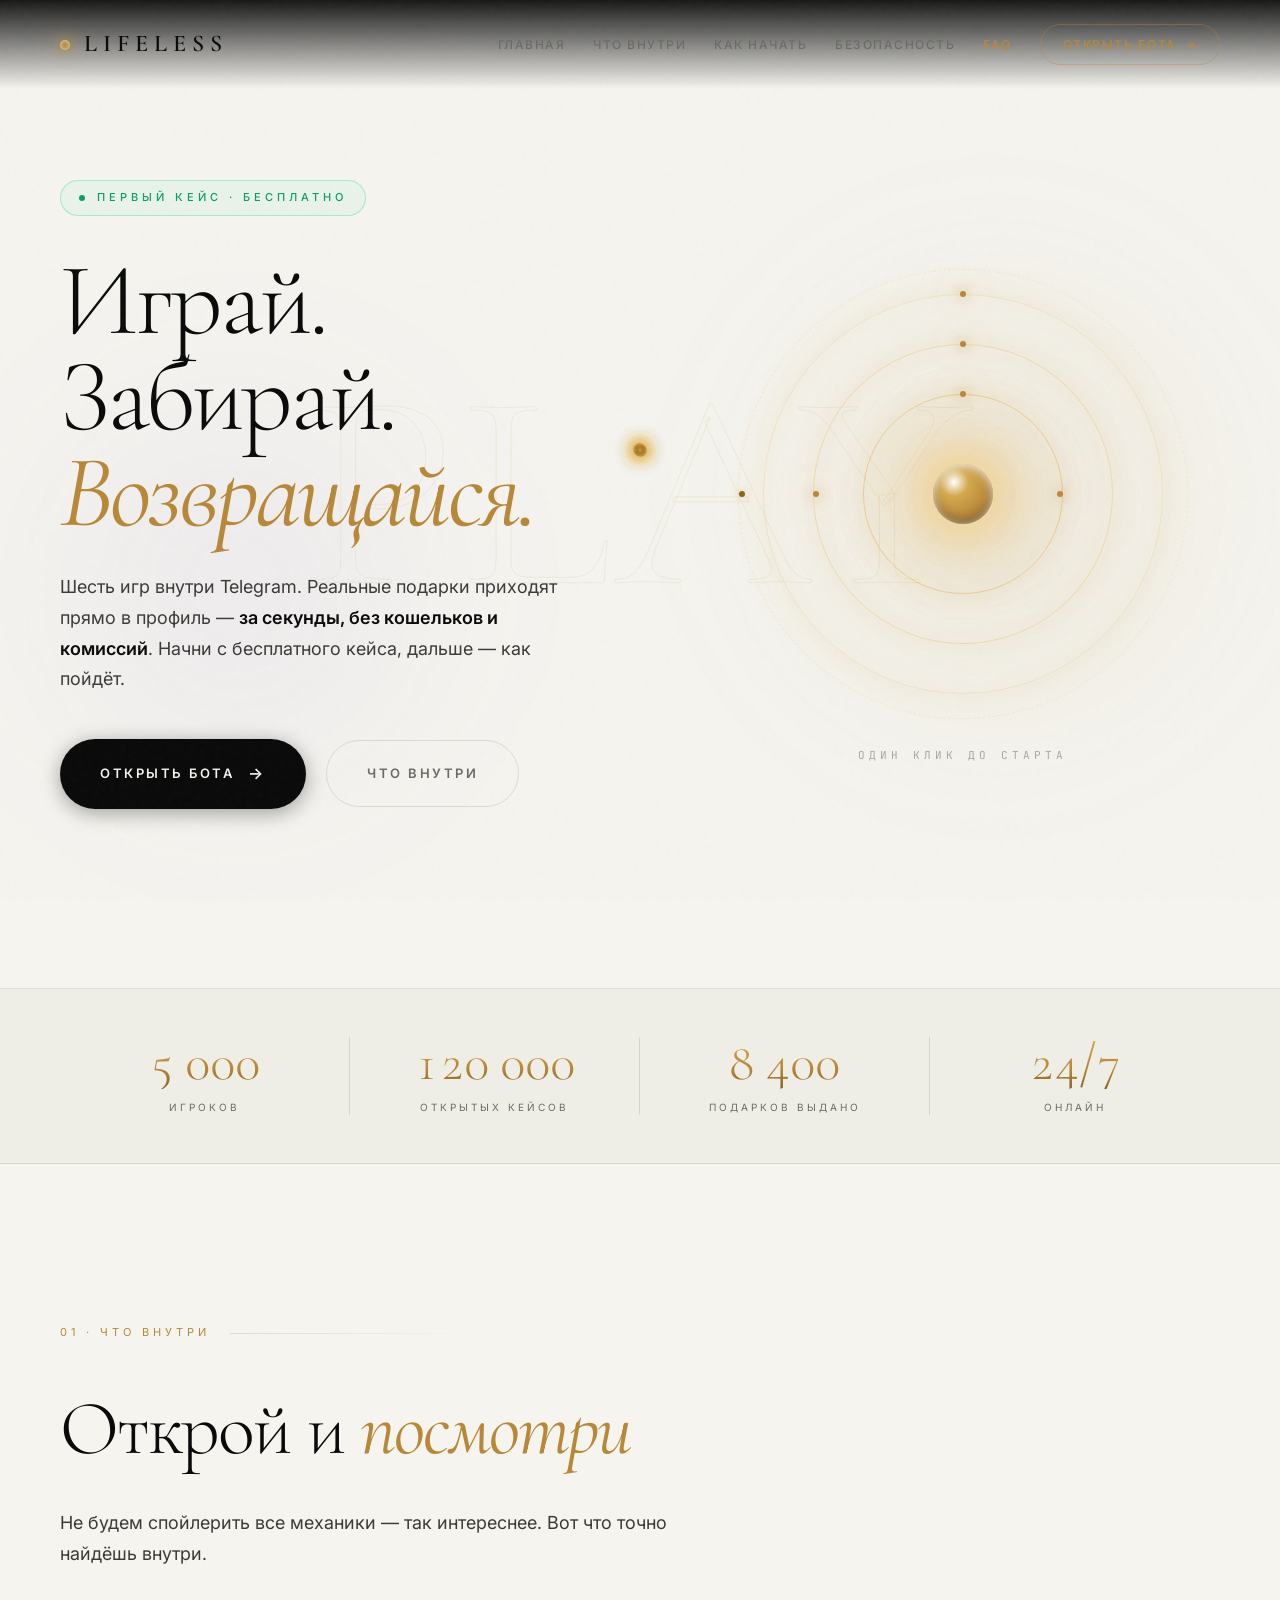
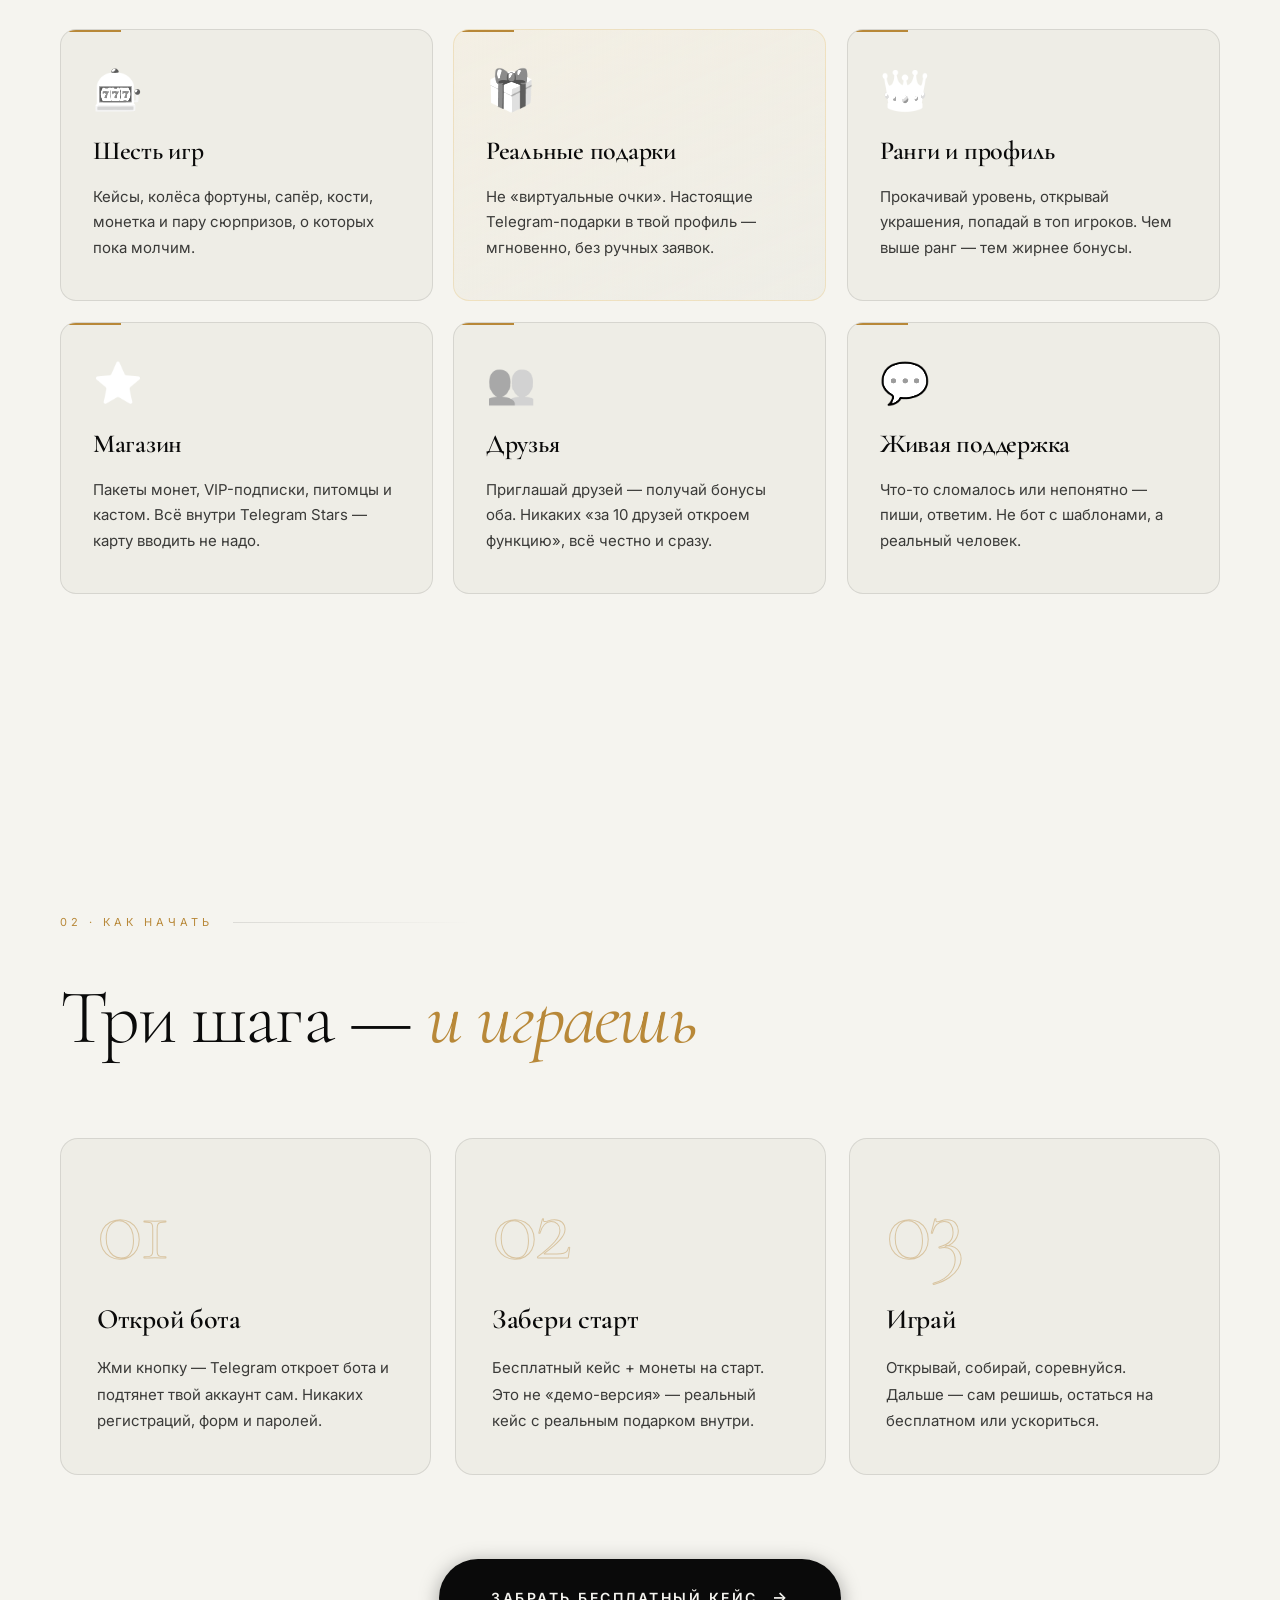
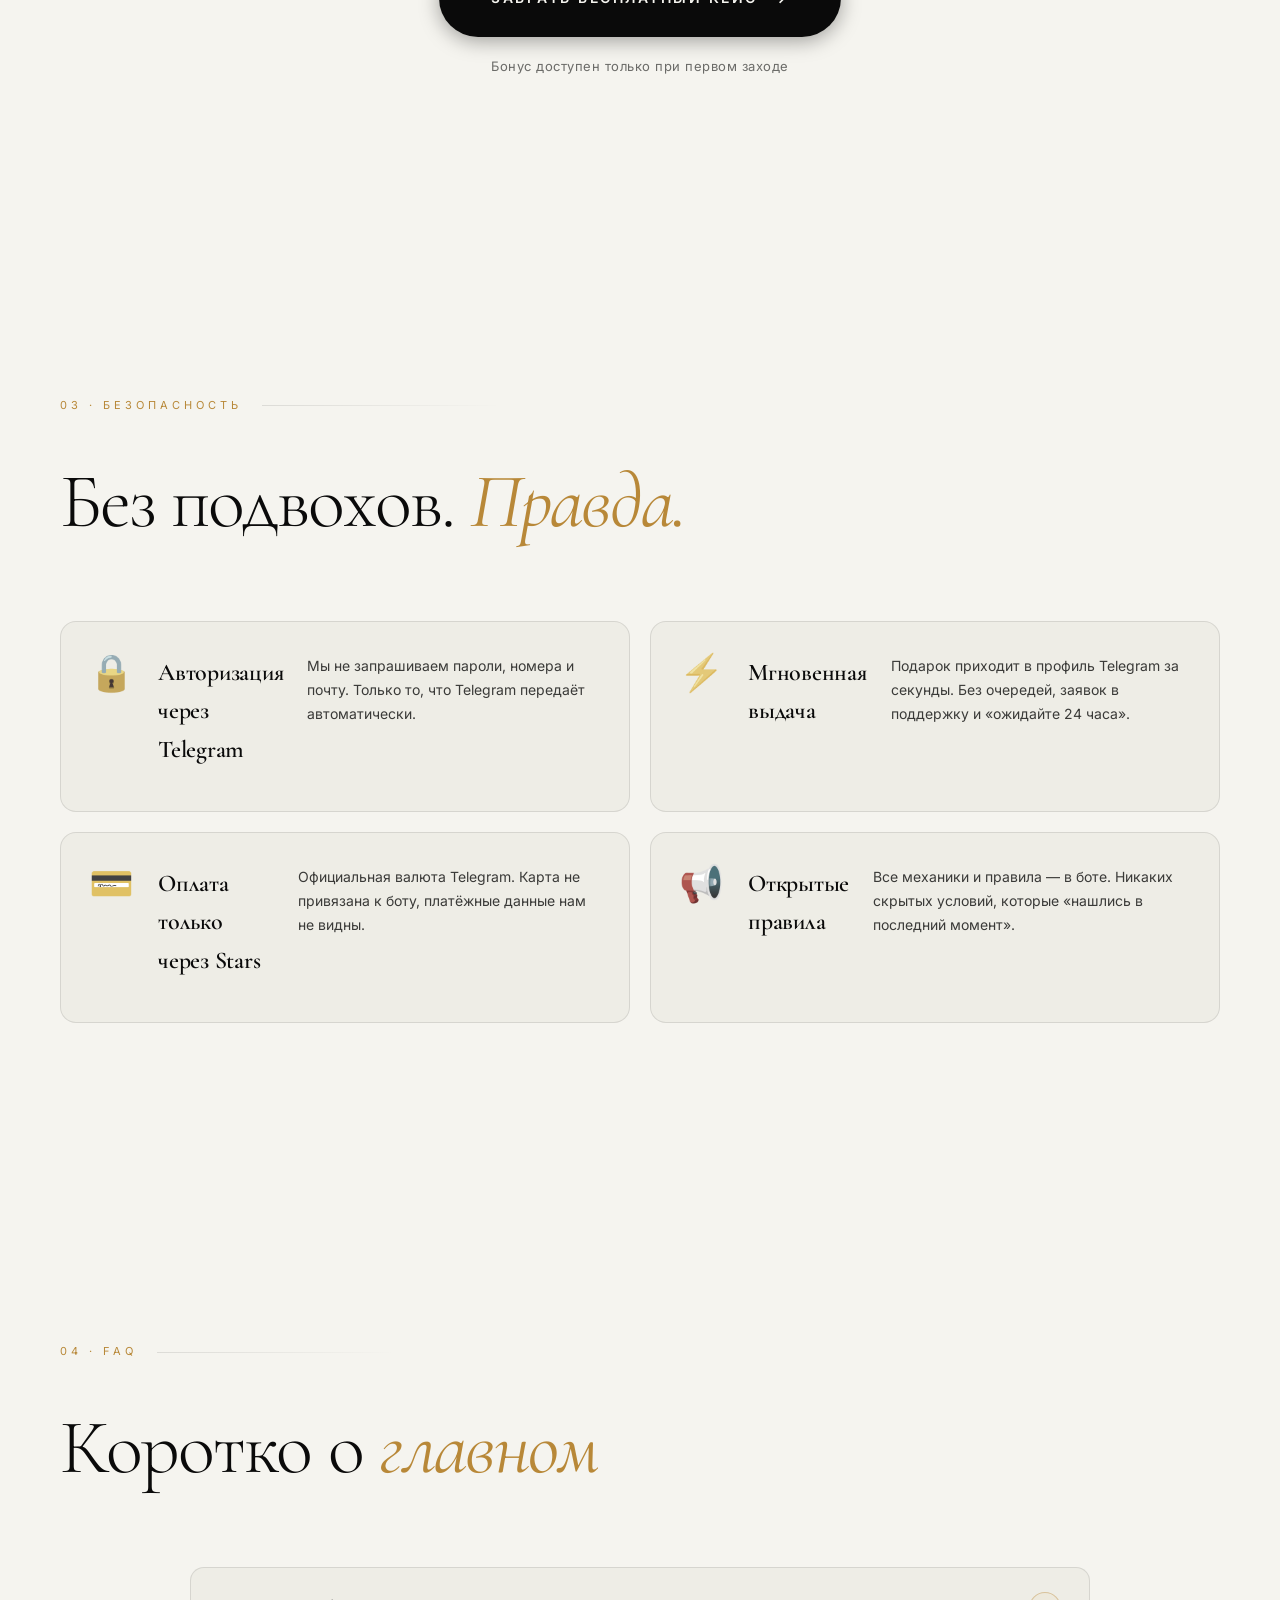
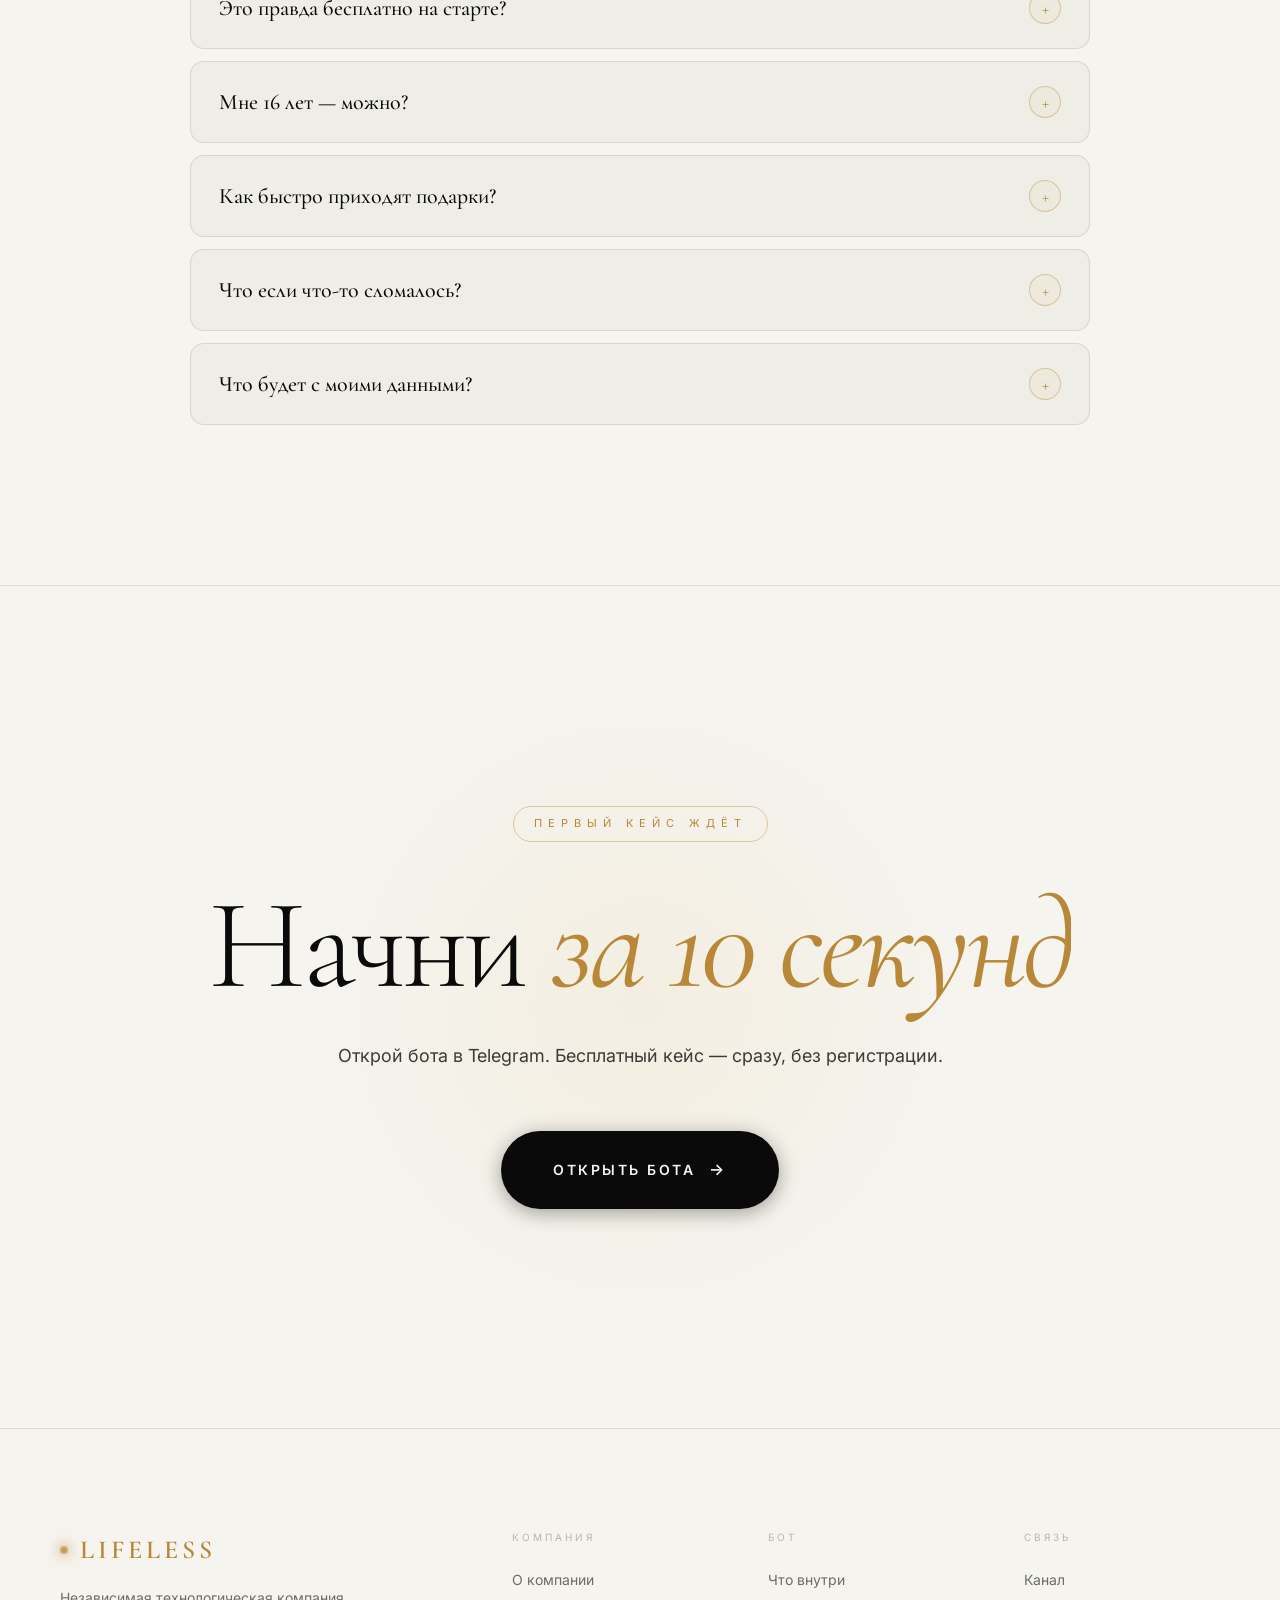
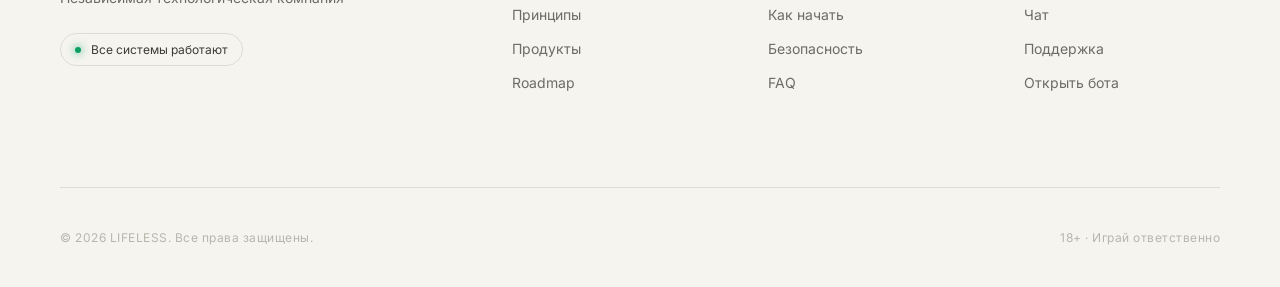
<file: bot.html>
<!DOCTYPE html>
<html lang="ru">
<head>
<meta charset="UTF-8">
<meta name="viewport" content="width=device-width, initial-scale=1.0">
<title>LIFELESS Games — бот с играми и реальными подарками</title>
<meta name="description" content="Открой бота в Telegram, забери первый кейс бесплатно. 6 игр, реальные Telegram-подарки, ранги, магазин. Без кошельков, без комиссий.">
<meta property="og:type" content="website">
<meta property="og:title" content="LIFELESS Games — бот с играми и реальными подарками">
<meta property="og:description" content="Первый кейс — бесплатно. Реальные Telegram-подарки приходят в профиль мгновенно.">
<meta property="og:image" content="https://solver-bit.github.io/lifeless_minimap/durov4.jpg">
<meta property="og:url" content="https://solver-bit.github.io/lifeless_minimap/bot.html">
<meta name="twitter:card" content="summary_large_image">
<link rel="preconnect" href="https://fonts.googleapis.com">
<link rel="preconnect" href="https://fonts.gstatic.com" crossorigin>
<link href="https://fonts.googleapis.com/css2?family=Cormorant+Garamond:ital,wght@0,300;0,400;0,500;0,600;1,300;1,400&family=Inter:wght@300;400;500;600&family=JetBrains+Mono:wght@400;500&display=swap" rel="stylesheet">
<link rel="stylesheet" href="style.css">
</head>
<body>

<div class="noise"></div>
<div class="scroll-progress"><div class="scroll-progress-bar" id="scrollBar"></div></div>
<div class="mouse-trail" id="mouseTrail"></div>

<header id="header">
    <a href="index.html" class="logo">
        <span class="logo-mark"></span>
        <span>LIFELESS</span>
    </a>
    <nav>
        <a href="index.html">Главная</a>
        <a href="#inside">Что внутри</a>
        <a href="#start">Как начать</a>
        <a href="#trust">Безопасность</a>
        <a href="#faq">FAQ</a>
        <a href="https://t.me/Solver_Life_bot" class="nav-cta" target="_blank">Открыть бота <span>→</span></a>
    </nav>
    <button class="burger" id="burger" aria-label="Меню">
        <span></span><span></span><span></span>
    </button>
</header>

<div class="mobile-menu" id="mobileMenu">
    <a href="index.html">Главная</a>
    <a href="#inside">Что внутри</a>
    <a href="#start">Как начать</a>
    <a href="#trust">Безопасность</a>
    <a href="#faq">FAQ</a>
    <a href="https://t.me/Solver_Life_bot" class="mobile-cta" target="_blank">Открыть бота</a>
</div>

<!-- HERO -->
<section class="hero hero-bot">
    <div class="hero-glow"></div>
    <div class="hero-glow-2"></div>
    <div class="hero-bg-text">PLAY</div>

    <div class="hero-inner">
        <div class="hero-left">
            <div class="hero-tag">
                <span class="dot"></span>
                ПЕРВЫЙ КЕЙС · БЕСПЛАТНО
            </div>
            <h1>
                Играй.<br>
                Забирай.<br>
                <em>Возвращайся.</em>
            </h1>
            <p class="hero-desc">
                Шесть игр внутри Telegram. Реальные подарки приходят прямо в профиль — <strong>за секунды, без кошельков и комиссий</strong>. Начни с бесплатного кейса, дальше — как пойдёт.
            </p>
            <div class="hero-actions">
                <a href="https://t.me/Solver_Life_bot" class="btn btn-primary magnetic" target="_blank">
                    <span>Открыть бота</span>
                    <span class="btn-arrow">→</span>
                </a>
                <a href="#inside" class="btn btn-ghost">Что внутри</a>
            </div>
        </div>

        <div class="hero-right">
            <div class="gyro-caption">Один клик до старта</div>
            <div class="gyro-stage" id="gyroStage">
                <svg class="gyro-svg" viewBox="0 0 500 500" preserveAspectRatio="xMidYMid meet">
                    <defs>
                        <linearGradient id="gyroLineGrad" x1="0" y1="0" x2="1" y2="1">
                            <stop offset="0%" stop-color="#E4B963" stop-opacity="0"/>
                            <stop offset="50%" stop-color="#F7D896" stop-opacity="0.85"/>
                            <stop offset="100%" stop-color="#E4B963" stop-opacity="0"/>
                        </linearGradient>
                    </defs>
                    <g class="gyro-lines" stroke="url(#gyroLineGrad)" stroke-width="0.8" fill="none" stroke-dasharray="3 8">
                        <line x1="250" y1="250" x2="250" y2="60" />
                        <line x1="250" y1="250" x2="440" y2="250" />
                        <line x1="250" y1="250" x2="250" y2="440" />
                        <line x1="250" y1="250" x2="60" y2="250" />
                    </g>
                </svg>
                <div class="gyroscope" id="gyroscope">
                    <div class="gyro-ring gyro-ring-1"></div>
                    <div class="gyro-ring gyro-ring-2"></div>
                    <div class="gyro-ring gyro-ring-3"></div>
                    <div class="gyro-core-halo"></div>
                    <div class="gyro-core"></div>
                    <div class="gyro-orbit gyro-orbit-1"><span></span><span></span></div>
                    <div class="gyro-orbit gyro-orbit-2"><span></span><span></span></div>
                    <div class="gyro-orbit gyro-orbit-3"><span></span></div>
                    <div class="gyro-orbit gyro-orbit-4"><span></span></div>
                </div>
                <div class="gyro-ripples" id="gyroRipples"></div>
            </div>
        </div>
    </div>
</section>

<!-- SOCIAL PROOF BAR -->
<section class="proof-bar">
    <div class="proof-cell">
        <div class="proof-num" data-count="5000">0</div>
        <div class="proof-label">ИГРОКОВ</div>
    </div>
    <div class="proof-cell">
        <div class="proof-num" data-count="120000">0</div>
        <div class="proof-label">ОТКРЫТЫХ КЕЙСОВ</div>
    </div>
    <div class="proof-cell">
        <div class="proof-num" data-count="8400">0</div>
        <div class="proof-label">ПОДАРКОВ ВЫДАНО</div>
    </div>
    <div class="proof-cell">
        <div class="proof-num">24/7</div>
        <div class="proof-label">ОНЛАЙН</div>
    </div>
</section>

<!-- WHAT'S INSIDE -->
<section class="section" id="inside">
    <div class="section-label">01 · ЧТО ВНУТРИ</div>
    <h2 class="section-title">Открой и <em>посмотри</em></h2>
    <p class="section-lead">Не будем спойлерить все механики — так интереснее. Вот что точно найдёшь внутри.</p>

    <div class="feature-grid">
        <div class="feature-card">
            <div class="feature-icon">🎰</div>
            <h3>Шесть игр</h3>
            <p>Кейсы, колёса фортуны, сапёр, кости, монетка и пару сюрпризов, о которых пока молчим.</p>
        </div>
        <div class="feature-card feature-card-accent">
            <div class="feature-icon">🎁</div>
            <h3>Реальные подарки</h3>
            <p>Не «виртуальные очки». Настоящие Telegram-подарки в твой профиль — мгновенно, без ручных заявок.</p>
        </div>
        <div class="feature-card">
            <div class="feature-icon">👑</div>
            <h3>Ранги и профиль</h3>
            <p>Прокачивай уровень, открывай украшения, попадай в топ игроков. Чем выше ранг — тем жирнее бонусы.</p>
        </div>
        <div class="feature-card">
            <div class="feature-icon">⭐</div>
            <h3>Магазин</h3>
            <p>Пакеты монет, VIP-подписки, питомцы и кастом. Всё внутри Telegram Stars — карту вводить не надо.</p>
        </div>
        <div class="feature-card">
            <div class="feature-icon">👥</div>
            <h3>Друзья</h3>
            <p>Приглашай друзей — получай бонусы оба. Никаких «за 10 друзей откроем функцию», всё честно и сразу.</p>
        </div>
        <div class="feature-card">
            <div class="feature-icon">💬</div>
            <h3>Живая поддержка</h3>
            <p>Что-то сломалось или непонятно — пиши, ответим. Не бот с шаблонами, а реальный человек.</p>
        </div>
    </div>
</section>

<!-- HOW TO START -->
<section class="section" id="start">
    <div class="section-label">02 · КАК НАЧАТЬ</div>
    <h2 class="section-title">Три шага — <em>и играешь</em></h2>

    <div class="steps">
        <div class="step">
            <div class="step-num">01</div>
            <h3>Открой бота</h3>
            <p>Жми кнопку — Telegram откроет бота и подтянет твой аккаунт сам. Никаких регистраций, форм и паролей.</p>
        </div>
        <div class="step">
            <div class="step-num">02</div>
            <h3>Забери старт</h3>
            <p>Бесплатный кейс + монеты на старт. Это не «демо-версия» — реальный кейс с реальным подарком внутри.</p>
        </div>
        <div class="step">
            <div class="step-num">03</div>
            <h3>Играй</h3>
            <p>Открывай, собирай, соревнуйся. Дальше — сам решишь, остаться на бесплатном или ускориться.</p>
        </div>
    </div>

    <div class="steps-cta">
        <a href="https://t.me/Solver_Life_bot" class="btn btn-primary btn-large magnetic" target="_blank">
            <span>Забрать бесплатный кейс</span>
            <span class="btn-arrow">→</span>
        </a>
        <p class="steps-cta-note">Бонус доступен только при первом заходе</p>
    </div>
</section>

<!-- TRUST -->
<section class="section" id="trust">
    <div class="section-label">03 · БЕЗОПАСНОСТЬ</div>
    <h2 class="section-title">Без подвохов. <em>Правда.</em></h2>

    <div class="trust-grid">
        <div class="trust-card">
            <div class="trust-icon">🔒</div>
            <h3>Авторизация через Telegram</h3>
            <p>Мы не запрашиваем пароли, номера и почту. Только то, что Telegram передаёт автоматически.</p>
        </div>
        <div class="trust-card">
            <div class="trust-icon">⚡</div>
            <h3>Мгновенная выдача</h3>
            <p>Подарок приходит в профиль Telegram за секунды. Без очередей, заявок в поддержку и «ожидайте 24 часа».</p>
        </div>
        <div class="trust-card">
            <div class="trust-icon">💳</div>
            <h3>Оплата только через Stars</h3>
            <p>Официальная валюта Telegram. Карта не привязана к боту, платёжные данные нам не видны.</p>
        </div>
        <div class="trust-card">
            <div class="trust-icon">📢</div>
            <h3>Открытые правила</h3>
            <p>Все механики и правила — в боте. Никаких скрытых условий, которые «нашлись в последний момент».</p>
        </div>
    </div>
</section>

<!-- FAQ -->
<section class="section" id="faq">
    <div class="section-label">04 · FAQ</div>
    <h2 class="section-title">Коротко о <em>главном</em></h2>

    <div class="faq">
        <div class="faq-item">
            <button class="faq-question">
                <span>Это правда бесплатно на старте?</span>
                <span class="faq-icon">+</span>
            </button>
            <div class="faq-answer">
                <p>Да. Первый кейс выдаётся сразу при заходе в бота, без оплат и без «введи данные». Дальше можно играть только на бесплатных механиках — колесо раз в сутки, стрики, квесты. Платить никто не заставляет.</p>
            </div>
        </div>
        <div class="faq-item">
            <button class="faq-question">
                <span>Мне 16 лет — можно?</span>
                <span class="faq-icon">+</span>
            </button>
            <div class="faq-answer">
                <p>Продукт помечен 18+, но реальных денежных ставок тут нет. Монеты — внутриигровые, не выводятся, не обмениваются на деньги. Если тебе меньше 18 — посоветуйся с родителями перед покупкой Stars.</p>
            </div>
        </div>
        <div class="faq-item">
            <button class="faq-question">
                <span>Как быстро приходят подарки?</span>
                <span class="faq-icon">+</span>
            </button>
            <div class="faq-answer">
                <p>Мгновенно. Как только в кейсе выпал подарок — бот сразу отправляет его в твой Telegram. Он появится в профиле в течение пары секунд. Никаких ручных заявок и «ожидайте подтверждения».</p>
            </div>
        </div>
        <div class="faq-item">
            <button class="faq-question">
                <span>Что если что-то сломалось?</span>
                <span class="faq-icon">+</span>
            </button>
            <div class="faq-answer">
                <p>Напиши в поддержку прямо в боте. Реальный человек отвечает, а не шаблонный автоответчик. Если что-то списалось ошибочно — вернём.</p>
            </div>
        </div>
        <div class="faq-item">
            <button class="faq-question">
                <span>Что будет с моими данными?</span>
                <span class="faq-icon">+</span>
            </button>
            <div class="faq-answer">
                <p>Храним минимум: ID, имя, username от Telegram. Ничего не передаём третьим лицам. По запросу — удалим аккаунт и все данные в течение суток.</p>
            </div>
        </div>
    </div>
</section>

<!-- CTA FINAL -->
<section class="cta-final">
    <div class="cta-final-glow"></div>
    <div class="cta-final-inner">
        <div class="cta-final-tag">ПЕРВЫЙ КЕЙС ЖДЁТ</div>
        <h2>Начни <em>за 10 секунд</em></h2>
        <p>Открой бота в Telegram. Бесплатный кейс — сразу, без регистрации.</p>
        <a href="https://t.me/Solver_Life_bot" class="btn btn-primary btn-large magnetic" target="_blank">
            <span>Открыть бота</span>
            <span class="btn-arrow">→</span>
        </a>
    </div>
</section>

<footer>
    <div class="footer-grid">
        <div class="footer-brand">
            <div class="footer-logo"><span class="logo-mark"></span> LIFELESS</div>
            <p>Независимая технологическая компания</p>
            <div class="footer-status">
                <span class="status-dot"></span>
                <span>Все системы работают</span>
            </div>
        </div>
        <div class="footer-col">
            <div class="footer-label">КОМПАНИЯ</div>
            <a href="index.html#company">О компании</a>
            <a href="index.html#principles">Принципы</a>
            <a href="index.html#products">Продукты</a>
            <a href="index.html#roadmap">Roadmap</a>
        </div>
        <div class="footer-col">
            <div class="footer-label">БОТ</div>
            <a href="#inside">Что внутри</a>
            <a href="#start">Как начать</a>
            <a href="#trust">Безопасность</a>
            <a href="#faq">FAQ</a>
        </div>
        <div class="footer-col">
            <div class="footer-label">СВЯЗЬ</div>
            <a href="https://t.me/durvww" target="_blank">Канал</a>
            <a href="https://t.me/wwlifeless" target="_blank">Чат</a>
            <a href="https://t.me/wwsolver" target="_blank">Поддержка</a>
            <a href="https://t.me/Solver_Life_bot" target="_blank">Открыть бота</a>
        </div>
    </div>
    <div class="footer-bottom">
        <div>© 2026 LIFELESS. Все права защищены.</div>
        <div class="footer-disclaimer">18+ · Играй ответственно</div>
    </div>
</footer>

<div class="sticky-cta" id="stickyCta">
    <div class="sticky-cta-inner">
        <div class="sticky-cta-text">
            <div class="sticky-cta-title">Первый кейс — бесплатно</div>
            <div class="sticky-cta-sub">Только при первом заходе</div>
        </div>
        <a href="https://t.me/Solver_Life_bot" class="sticky-cta-btn" target="_blank">
            <span>Открыть</span>
            <span class="sticky-cta-arrow">→</span>
        </a>
    </div>
</div>

<script src="script.js"></script>
</body>
</html>
</file>
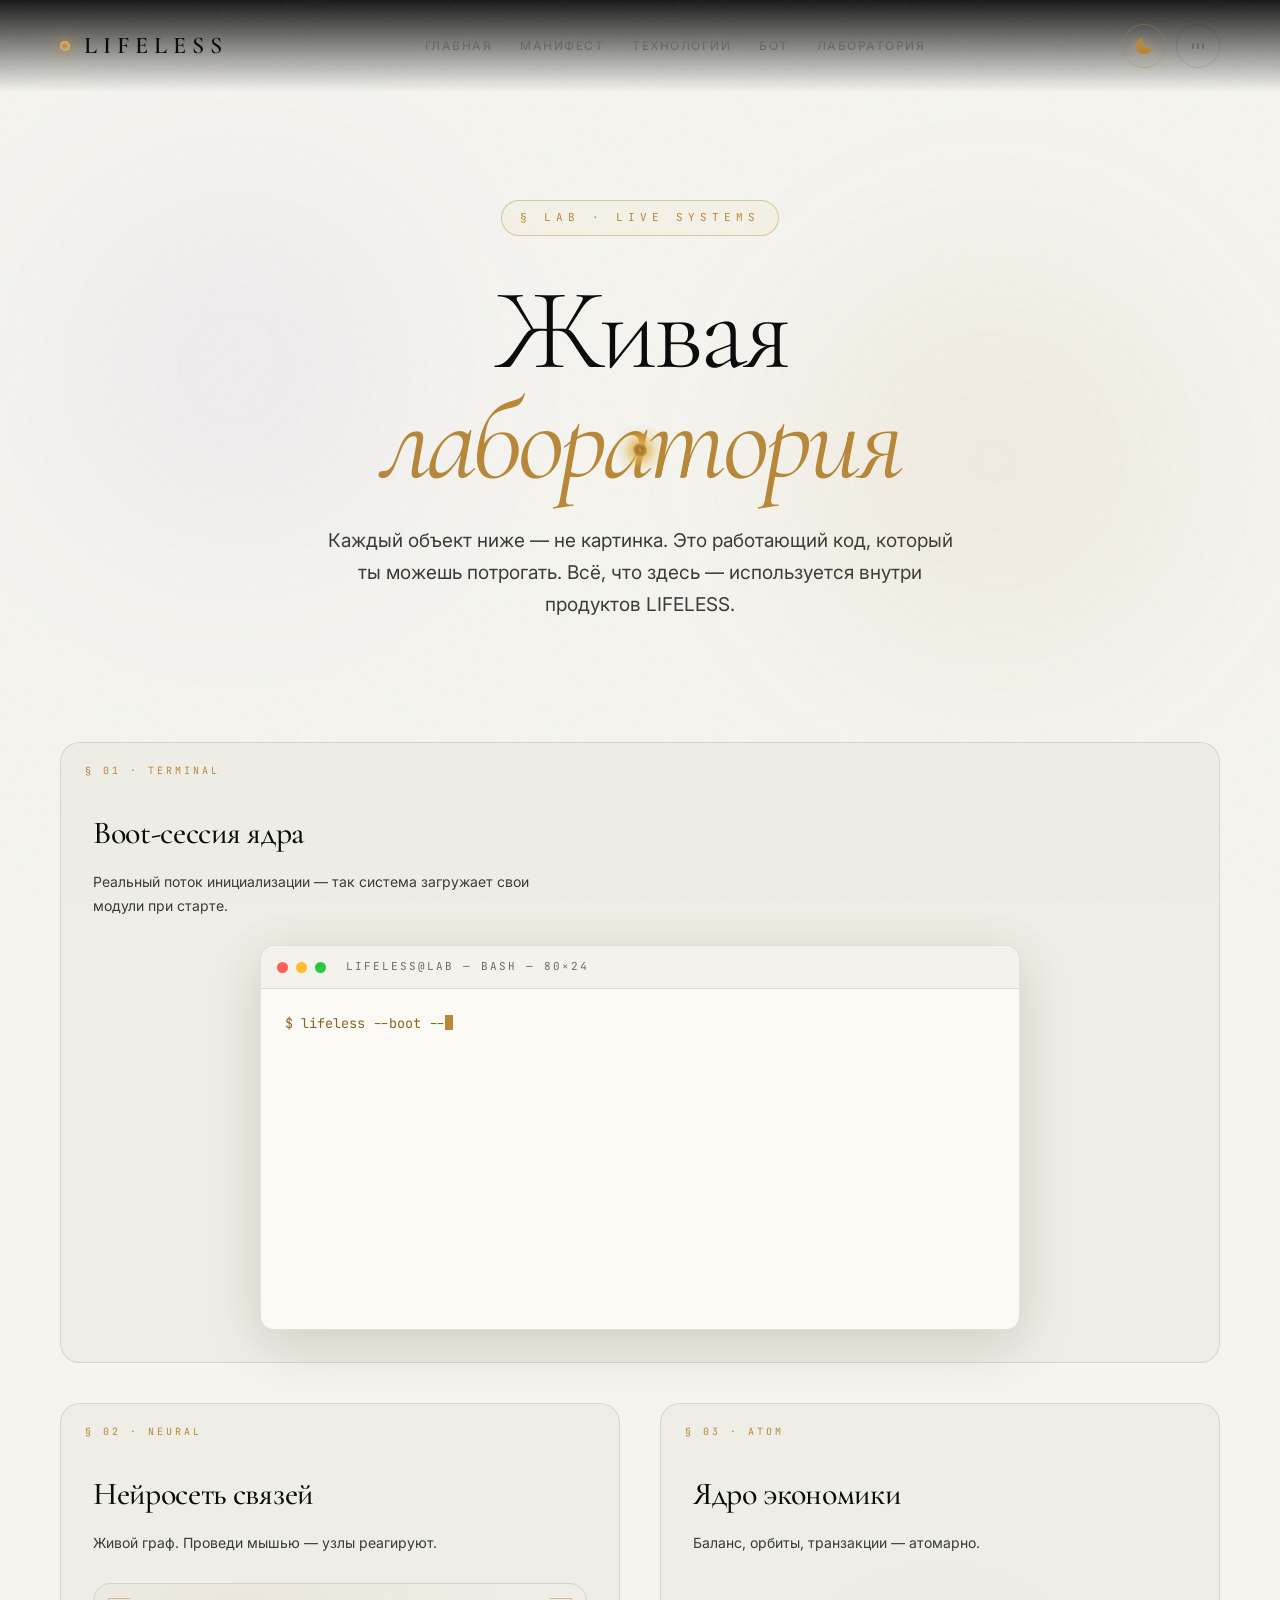
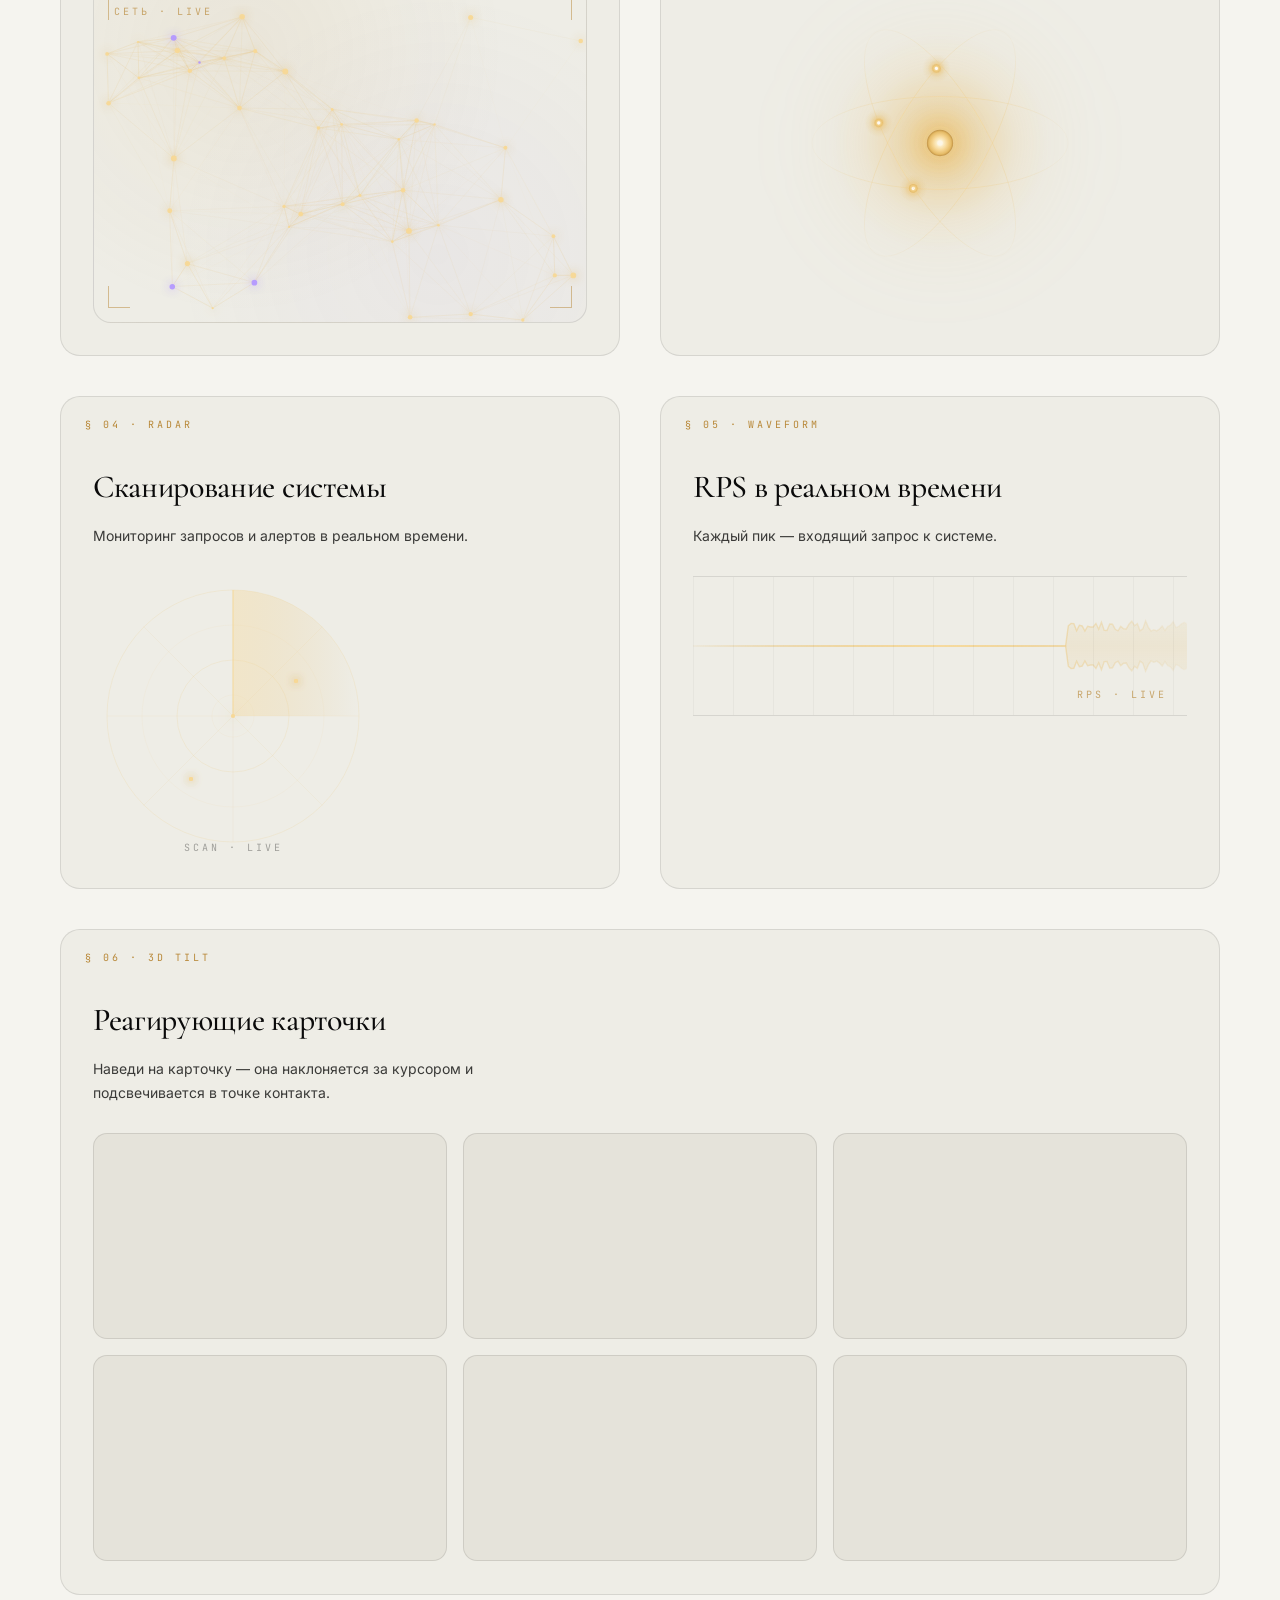
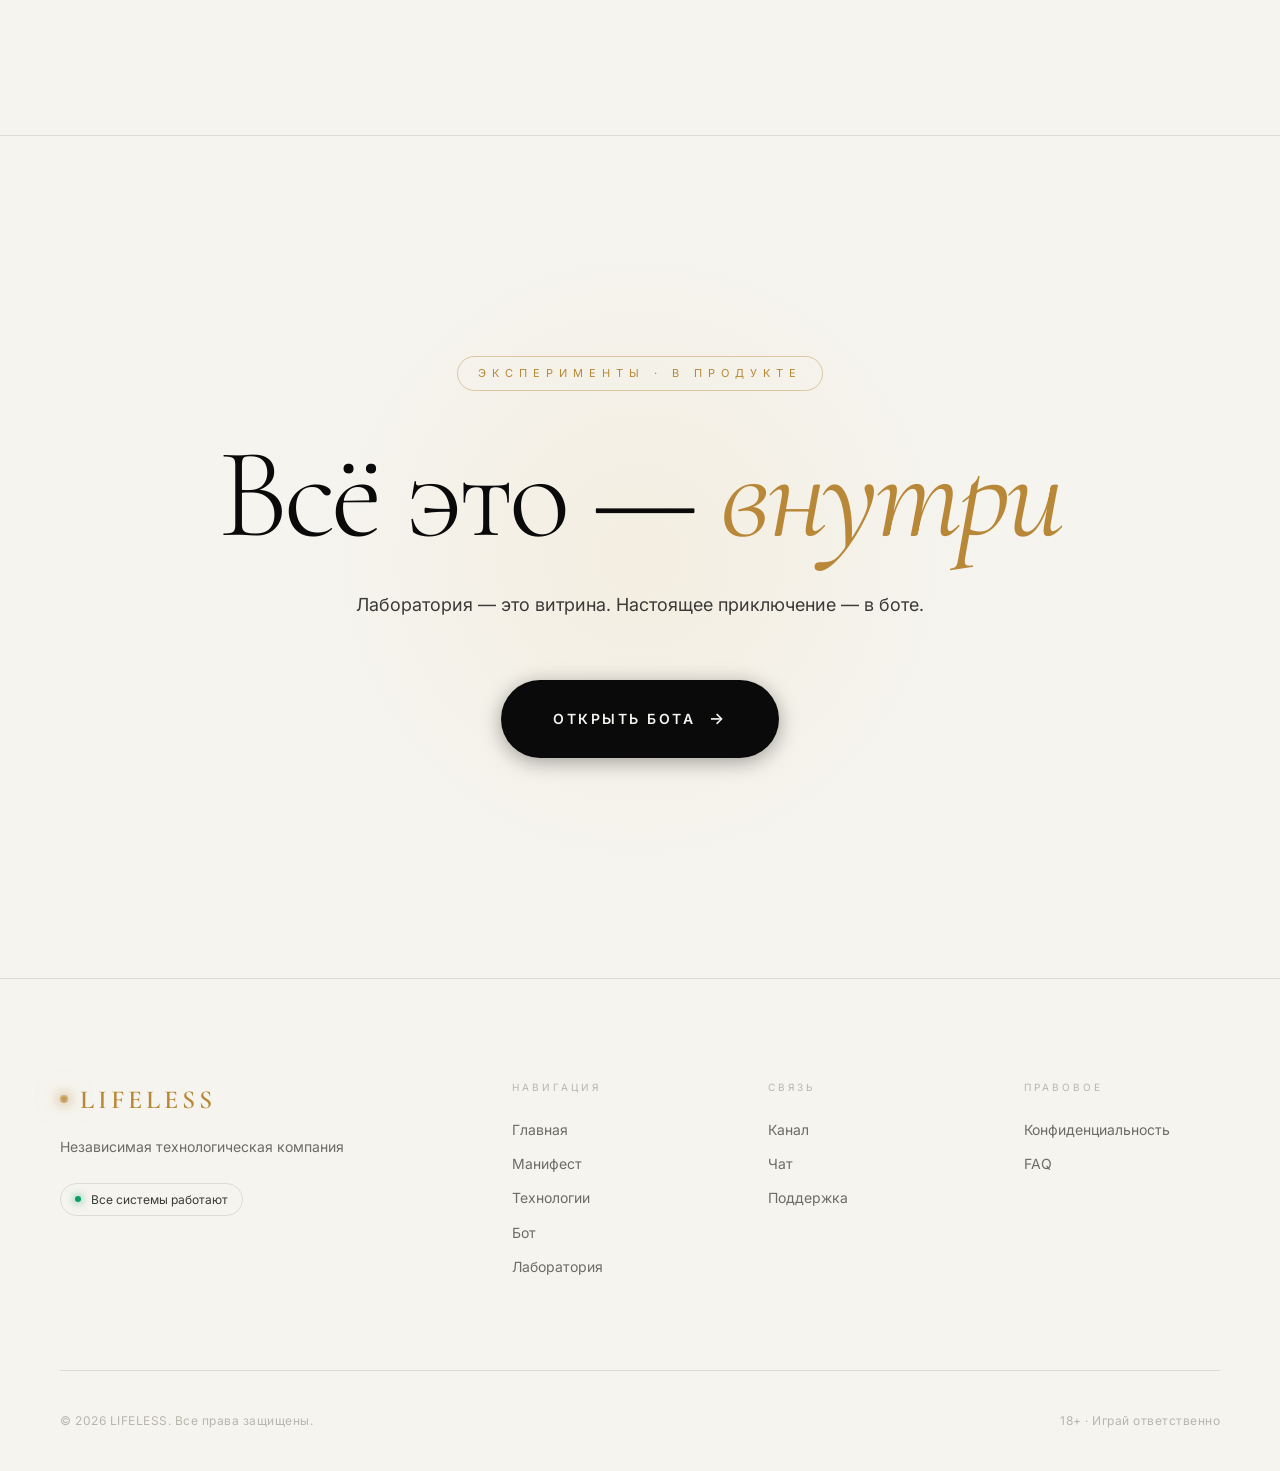
<file: lab.html>
<!DOCTYPE html>
<html lang="ru">
<head>
<meta charset="UTF-8">
<meta name="viewport" content="width=device-width, initial-scale=1.0">
<title>Лаборатория — LIFELESS</title>
<meta name="description" content="Интерактивная лаборатория LIFELESS: живой код, визуализации, эксперименты.">
<meta property="og:title" content="Лаборатория — LIFELESS">
<meta property="og:image" content="https://solver-bit.github.io/lifeless_minimap/durov4.jpg">
<link rel="preconnect" href="https://fonts.googleapis.com">
<link rel="preconnect" href="https://fonts.gstatic.com" crossorigin>
<link href="https://fonts.googleapis.com/css2?family=Cormorant+Garamond:ital,wght@0,300;0,400;0,500;0,600;1,300;1,400&family=Inter:wght@300;400;500;600&family=JetBrains+Mono:wght@400;500&display=swap" rel="stylesheet">
<link rel="stylesheet" href="style.css">
</head>
<body>

<div class="noise"></div>
<div class="scroll-progress"><div class="scroll-progress-bar" id="scrollBar"></div></div>
<div class="mouse-trail" id="mouseTrail"></div>

<header id="header">
    <a href="index.html" class="logo">
        <span class="logo-mark"></span>
        <span>LIFELESS</span>
    </a>
    <nav>
        <a href="index.html">Главная</a>
        <a href="manifest.html">Манифест</a>
        <a href="technology.html">Технологии</a>
        <a href="bot.html">Бот</a>
        <a href="lab.html">Лаборатория</a>
    </nav>
    <div class="header-actions">
        <button class="theme-toggle" id="themeToggle" aria-label="Сменить тему">
            <span class="theme-toggle-ring"></span>
            <span class="theme-icon">
                <svg viewBox="0 0 24 24" class="theme-svg theme-svg-sun" aria-hidden="true">
                    <circle cx="12" cy="12" r="4" fill="currentColor"/>
                    <g stroke="currentColor" stroke-width="1.6" stroke-linecap="round">
                        <line x1="12" y1="2" x2="12" y2="4"/>
                        <line x1="12" y1="20" x2="12" y2="22"/>
                        <line x1="2" y1="12" x2="4" y2="12"/>
                        <line x1="20" y1="12" x2="22" y2="12"/>
                        <line x1="4.5" y1="4.5" x2="6" y2="6"/>
                        <line x1="18" y1="18" x2="19.5" y2="19.5"/>
                        <line x1="4.5" y1="19.5" x2="6" y2="18"/>
                        <line x1="18" y1="6" x2="19.5" y2="4.5"/>
                    </g>
                </svg>
                <svg viewBox="0 0 24 24" class="theme-svg theme-svg-moon" aria-hidden="true">
                    <path d="M21 12.8A9 9 0 1 1 11.2 3a7 7 0 0 0 9.8 9.8z" fill="currentColor"/>
                </svg>
            </span>
        </button>
        <button class="ambient-toggle" id="ambientToggle" aria-label="Фоновый звук">
            <span class="ambient-bars"><span></span><span></span><span></span></span>
        </button>
        <button class="burger" id="burger" aria-label="Меню">
            <span></span><span></span><span></span>
        </button>
    </div>
</header>

<div class="mobile-menu" id="mobileMenu">
    <a href="index.html">Главная</a>
    <a href="manifest.html">Манифест</a>
    <a href="technology.html">Технологии</a>
    <a href="bot.html">Бот</a>
    <a href="lab.html">Лаборатория</a>
    <a href="https://t.me/Solver_Life_bot" class="mobile-cta" target="_blank">Открыть бота</a>
</div>

<!-- HERO -->
<section class="lab-hero">
    <div class="hero-glow"></div>
    <div class="hero-glow-2"></div>
    <div class="manifest-kicker">§ LAB · LIVE SYSTEMS</div>
    <h1>Живая<br><em>лаборатория</em></h1>
    <p>Каждый объект ниже — не картинка. Это работающий код, который ты можешь потрогать. Всё, что здесь — используется внутри продуктов LIFELESS.</p>
</section>

<!-- LAB GRID -->
<section class="lab-grid" id="labGrid">

    <!-- § 01 TERMINAL -->
    <div class="lab-item lab-item-full">
        <div class="lab-item-label">§ 01 · TERMINAL</div>
        <h3 class="lab-item-title">Boot-сессия ядра</h3>
        <p class="lab-item-desc">Реальный поток инициализации — так система загружает свои модули при старте.</p>
        <div class="terminal">
            <div class="terminal-bar">
                <span class="terminal-dot tdot-r"></span>
                <span class="terminal-dot tdot-y"></span>
                <span class="terminal-dot tdot-g"></span>
                <span class="terminal-title">lifeless@lab — bash — 80×24</span>
            </div>
            <div class="terminal-body" id="terminalBody"></div>
        </div>
    </div>

    <!-- § 02 NEURAL -->
    <div class="lab-item">
        <div class="lab-item-label">§ 02 · NEURAL</div>
        <h3 class="lab-item-title">Нейросеть связей</h3>
        <p class="lab-item-desc">Живой граф. Проведи мышью — узлы реагируют.</p>
        <div class="neural-stage" style="height:340px">
            <canvas class="neural-canvas" id="neuralCanvas"></canvas>
            <div class="neural-hint">СЕТЬ · LIVE</div>
            <div class="neural-corner tl"></div>
            <div class="neural-corner tr"></div>
            <div class="neural-corner bl"></div>
            <div class="neural-corner br"></div>
        </div>
    </div>

    <!-- § 03 ATOM -->
    <div class="lab-item">
        <div class="lab-item-label">§ 03 · ATOM</div>
        <h3 class="lab-item-title">Ядро экономики</h3>
        <p class="lab-item-desc">Баланс, орбиты, транзакции — атомарно.</p>
        <div class="atom-stage" style="max-width:320px">
            <svg class="atom-svg" viewBox="0 0 400 400">
                <defs>
                    <radialGradient id="lNucleusCore">
                        <stop offset="0%"  stop-color="#ffffff"/>
                        <stop offset="25%" stop-color="#FFF4D6"/>
                        <stop offset="55%" stop-color="#F7D896"/>
                        <stop offset="85%" stop-color="#E4B963"/>
                        <stop offset="100%" stop-color="#B88838"/>
                    </radialGradient>
                    <radialGradient id="lNucleusHalo">
                        <stop offset="0%"  stop-color="#F7D896" stop-opacity="0.85"/>
                        <stop offset="35%" stop-color="#E4B963" stop-opacity="0.35"/>
                        <stop offset="70%" stop-color="#E4B963" stop-opacity="0.08"/>
                        <stop offset="100%" stop-color="#E4B963" stop-opacity="0"/>
                    </radialGradient>
                    <radialGradient id="lElectronBody">
                        <stop offset="0%"  stop-color="#ffffff"/>
                        <stop offset="40%" stop-color="#F7D896"/>
                        <stop offset="100%" stop-color="#E4B963"/>
                    </radialGradient>
                    <radialGradient id="lElectronHalo">
                        <stop offset="0%"  stop-color="#F7D896" stop-opacity="0.9"/>
                        <stop offset="60%" stop-color="#E4B963" stop-opacity="0.15"/>
                        <stop offset="100%" stop-color="#E4B963" stop-opacity="0"/>
                    </radialGradient>
                    <linearGradient id="lOrbitFade" x1="0" y1="0" x2="1" y2="0">
                        <stop offset="0%"   stop-color="#E4B963" stop-opacity="0.05"/>
                        <stop offset="50%"  stop-color="#F7D896" stop-opacity="0.55"/>
                        <stop offset="100%" stop-color="#E4B963" stop-opacity="0.05"/>
                    </linearGradient>
                    <filter id="lSoftGlow" x="-100%" y="-100%" width="300%" height="300%">
                        <feGaussianBlur stdDeviation="4" result="b"/>
                        <feMerge>
                            <feMergeNode in="b"/>
                            <feMergeNode in="SourceGraphic"/>
                        </feMerge>
                    </filter>
                    <filter id="lCoreGlow" x="-200%" y="-200%" width="500%" height="500%">
                        <feGaussianBlur stdDeviation="8" result="b1"/>
                        <feGaussianBlur stdDeviation="18" result="b2"/>
                        <feMerge>
                            <feMergeNode in="b2"/>
                            <feMergeNode in="b1"/>
                            <feMergeNode in="SourceGraphic"/>
                        </feMerge>
                    </filter>

                    <!-- Эллипс-путь, по которому ползёт электрон -->
                    <path id="lOrbitPath"
                          d="M 40,200 a 160,58 0 1,0 320,0 a 160,58 0 1,0 -320,0"
                          fill="none"
                          stroke="url(#lOrbitFade)"
                          stroke-width="0.9"/>
                </defs>

                <!-- Halo -->
                <circle cx="200" cy="200" r="130" fill="url(#lNucleusHalo)">
                    <animate attributeName="r" values="120;150;120" dur="6s" repeatCount="indefinite"/>
                    <animate attributeName="opacity" values="0.7;1;0.7" dur="6s" repeatCount="indefinite"/>
                </circle>

                <!-- ОРБИТА 1 · 0° -->
                <use href="#lOrbitPath"/>
                <g>
                    <circle r="18" fill="url(#lElectronHalo)">
                        <animateMotion dur="9s" repeatCount="indefinite"
                            path="M 40,200 a 160,58 0 1,0 320,0 a 160,58 0 1,0 -320,0"/>
                    </circle>
                    <circle r="5.5" fill="url(#lElectronBody)" filter="url(#lSoftGlow)">
                        <animateMotion dur="9s" repeatCount="indefinite"
                            path="M 40,200 a 160,58 0 1,0 320,0 a 160,58 0 1,0 -320,0"/>
                    </circle>
                    <circle r="2" fill="#ffffff">
                        <animateMotion dur="9s" repeatCount="indefinite"
                            path="M 40,200 a 160,58 0 1,0 320,0 a 160,58 0 1,0 -320,0"/>
                    </circle>
                </g>

                <!-- ОРБИТА 2 · 60° -->
                <g transform="rotate(60 200 200)">
                    <use href="#lOrbitPath"/>
                    <g>
                        <circle r="18" fill="url(#lElectronHalo)">
                            <animateMotion dur="11s" repeatCount="indefinite"
                                path="M 40,200 a 160,58 0 1,0 320,0 a 160,58 0 1,0 -320,0"/>
                        </circle>
                        <circle r="5.5" fill="url(#lElectronBody)" filter="url(#lSoftGlow)">
                            <animateMotion dur="11s" repeatCount="indefinite"
                                path="M 40,200 a 160,58 0 1,0 320,0 a 160,58 0 1,0 -320,0"/>
                        </circle>
                        <circle r="2" fill="#ffffff">
                            <animateMotion dur="11s" repeatCount="indefinite"
                                path="M 40,200 a 160,58 0 1,0 320,0 a 160,58 0 1,0 -320,0"/>
                        </circle>
                    </g>
                </g>

                <!-- ОРБИТА 3 · 120° -->
                <g transform="rotate(120 200 200)">
                    <use href="#lOrbitPath"/>
                    <g>
                        <circle r="18" fill="url(#lElectronHalo)">
                            <animateMotion dur="13s" repeatCount="indefinite"
                                path="M 40,200 a 160,58 0 1,0 320,0 a 160,58 0 1,0 -320,0"/>
                        </circle>
                        <circle r="5.5" fill="url(#lElectronBody)" filter="url(#lSoftGlow)">
                            <animateMotion dur="13s" repeatCount="indefinite"
                                path="M 40,200 a 160,58 0 1,0 320,0 a 160,58 0 1,0 -320,0"/>
                        </circle>
                        <circle r="2" fill="#ffffff">
                            <animateMotion dur="13s" repeatCount="indefinite"
                                path="M 40,200 a 160,58 0 1,0 320,0 a 160,58 0 1,0 -320,0"/>
                        </circle>
                    </g>
                </g>

                <!-- ЯДРО -->
                <circle cx="200" cy="200" r="55" fill="url(#lNucleusHalo)" opacity="0.7">
                    <animate attributeName="r" values="50;62;50" dur="4s" repeatCount="indefinite"/>
                </circle>
                <circle cx="200" cy="200" r="28" fill="url(#lNucleusHalo)" opacity="0.85"/>
                <circle cx="200" cy="200" r="15" fill="url(#lNucleusCore)" filter="url(#lCoreGlow)">
                    <animate attributeName="r" values="15;16.5;15" dur="3.5s" repeatCount="indefinite"/>
                </circle>
                <circle cx="200" cy="200" r="3.5" fill="#ffffff">
                    <animate attributeName="opacity" values="0.75;1;0.75" dur="2s" repeatCount="indefinite"/>
                </circle>
                <circle cx="200" cy="200" r="15" fill="none" stroke="#F7D896" stroke-width="0.6" opacity="0.6">
                    <animate attributeName="r" values="15;48" dur="2.8s" repeatCount="indefinite"/>
                    <animate attributeName="opacity" values="0.7;0" dur="2.8s" repeatCount="indefinite"/>
                </circle>
                <circle cx="200" cy="200" r="15" fill="none" stroke="#F7D896" stroke-width="0.6" opacity="0.6">
                    <animate attributeName="r" values="15;48" dur="2.8s" begin="1.4s" repeatCount="indefinite"/>
                    <animate attributeName="opacity" values="0.7;0" dur="2.8s" begin="1.4s" repeatCount="indefinite"/>
                </circle>
            </svg>
        </div>
    </div>

    <!-- § 04 RADAR -->
    <div class="lab-item">
        <div class="lab-item-label">§ 04 · RADAR</div>
        <h3 class="lab-item-title">Сканирование системы</h3>
        <p class="lab-item-desc">Мониторинг запросов и алертов в реальном времени.</p>
        <div class="radar-stage" style="max-width:280px">
            <svg class="radar-svg" viewBox="0 0 400 400">
                <defs>
                    <linearGradient id="lRadarGrad" x1="0" y1="0" x2="1" y2="0">
                        <stop offset="0%" stop-color="#F7D896" stop-opacity="0.6"/>
                        <stop offset="100%" stop-color="#E4B963" stop-opacity="0"/>
                    </linearGradient>
                </defs>
                <circle cx="200" cy="200" r="180" class="radar-ring"/>
                <circle cx="200" cy="200" r="130" class="radar-ring r1"/>
                <circle cx="200" cy="200" r="80" class="radar-ring"/>
                <circle cx="200" cy="200" r="30" class="radar-ring r1"/>
                <g class="radar-cross">
                    <line x1="20" y1="200" x2="380" y2="200"/>
                    <line x1="200" y1="20" x2="200" y2="380"/>
                    <line x1="72" y1="72" x2="328" y2="328"/>
                    <line x1="328" y1="72" x2="72" y2="328"/>
                </g>
                <g class="radar-sweep">
                    <path d="M200,200 L200,20 A180,180 0 0,1 380,200 Z" fill="url(#lRadarGrad)" opacity="0.6"/>
                    <line x1="200" y1="200" x2="200" y2="20" stroke="#F7D896" stroke-width="1.2"/>
                </g>
                <circle cx="200" cy="200" r="3" class="radar-center"/>
                <circle cx="290" cy="150" r="3" class="radar-blip"/>
                <circle cx="290" cy="150" r="3" class="radar-blip pulse"/>
                <circle cx="140" cy="290" r="3" class="radar-blip"/>
                <circle cx="140" cy="290" r="3" class="radar-blip pulse" style="animation-delay:1.2s"/>
            </svg>
            <div class="radar-label">SCAN · LIVE</div>
        </div>
    </div>

    <!-- § 05 WAVEFORM -->
    <div class="lab-item">
        <div class="lab-item-label">§ 05 · WAVEFORM</div>
        <h3 class="lab-item-title">RPS в реальном времени</h3>
        <p class="lab-item-desc">Каждый пик — входящий запрос к системе.</p>
        <div class="wave-stage" style="height:140px">
            <div class="wave-grid"></div>
            <canvas class="wave-canvas" id="waveCanvas"></canvas>
            <div class="wave-label">RPS · LIVE</div>
        </div>
    </div>

    <!-- § 06 3D TILT -->
    <div class="lab-item lab-item-full">
        <div class="lab-item-label">§ 06 · 3D TILT</div>
        <h3 class="lab-item-title">Реагирующие карточки</h3>
        <p class="lab-item-desc">Наведи на карточку — она наклоняется за курсором и подсвечивается в точке контакта.</p>
        <div class="lab-tilt-demo">
            <div class="lab-tilt-card">
                <div class="lab-tilt-icon">🎰</div>
                <div class="lab-tilt-name">Games</div>
                <div class="lab-tilt-desc">Игровая экосистема</div>
            </div>
            <div class="lab-tilt-card">
                <div class="lab-tilt-icon">⭐</div>
                <div class="lab-tilt-name">Shop</div>
                <div class="lab-tilt-desc">Telegram-услуги</div>
            </div>
            <div class="lab-tilt-card">
                <div class="lab-tilt-icon">🔍</div>
                <div class="lab-tilt-name">OSINT</div>
                <div class="lab-tilt-desc">Аналитика данных</div>
            </div>
            <div class="lab-tilt-card">
                <div class="lab-tilt-icon">💠</div>
                <div class="lab-tilt-name">Crypto</div>
                <div class="lab-tilt-desc">Кошельки · DeFi</div>
            </div>
            <div class="lab-tilt-card">
                <div class="lab-tilt-icon">🌐</div>
                <div class="lab-tilt-name">Beyond</div>
                <div class="lab-tilt-desc">Веб-версии</div>
            </div>
            <div class="lab-tilt-card">
                <div class="lab-tilt-icon">⚛️</div>
                <div class="lab-tilt-name">Core</div>
                <div class="lab-tilt-desc">Ядро системы</div>
            </div>
        </div>
    </div>

</section>

<!-- CTA FINAL -->
<section class="cta-final">
    <div class="cta-final-glow"></div>
    <div class="cta-final-inner">
        <div class="cta-final-tag">ЭКСПЕРИМЕНТЫ · В ПРОДУКТЕ</div>
        <h2>Всё это — <em>внутри</em></h2>
        <p>Лаборатория — это витрина. Настоящее приключение — в боте.</p>
        <a href="https://t.me/Solver_Life_bot" class="btn btn-primary btn-large magnetic" target="_blank">
            <span>Открыть бота</span><span class="btn-arrow">→</span>
        </a>
    </div>
</section>

<footer>
    <div class="footer-grid">
        <div class="footer-brand">
            <div class="footer-logo"><span class="logo-mark"></span> LIFELESS</div>
            <p>Независимая технологическая компания</p>
            <div class="footer-status"><span class="status-dot"></span><span>Все системы работают</span></div>
        </div>
        <div class="footer-col">
            <div class="footer-label">НАВИГАЦИЯ</div>
            <a href="index.html">Главная</a>
            <a href="manifest.html">Манифест</a>
            <a href="technology.html">Технологии</a>
            <a href="bot.html">Бот</a>
            <a href="lab.html">Лаборатория</a>
        </div>
        <div class="footer-col">
            <div class="footer-label">СВЯЗЬ</div>
            <a href="https://t.me/durvww" target="_blank">Канал</a>
            <a href="https://t.me/wwlifeless" target="_blank">Чат</a>
            <a href="https://t.me/wwsolver" target="_blank">Поддержка</a>
        </div>
        <div class="footer-col">
            <div class="footer-label">ПРАВОВОЕ</div>
            <a href="index.html#privacy">Конфиденциальность</a>
            <a href="index.html#faq">FAQ</a>
        </div>
    </div>
    <div class="footer-bottom">
        <div>© 2026 LIFELESS. Все права защищены.</div>
        <div class="footer-disclaimer">18+ · Играй ответственно</div>
    </div>
</footer>

<div class="sticky-cta" id="stickyCta">
    <div class="sticky-cta-inner">
        <div class="sticky-cta-text">
            <div class="sticky-cta-title">Первый продукт LIFELESS</div>
            <div class="sticky-cta-sub">Игровая экосистема в Telegram</div>
        </div>
        <a href="https://t.me/Solver_Life_bot" class="sticky-cta-btn" target="_blank">
            <span>Открыть</span><span class="sticky-cta-arrow">→</span>
        </a>
    </div>
</div>

<script src="script.js"></script>
</body>
</html>
</file>
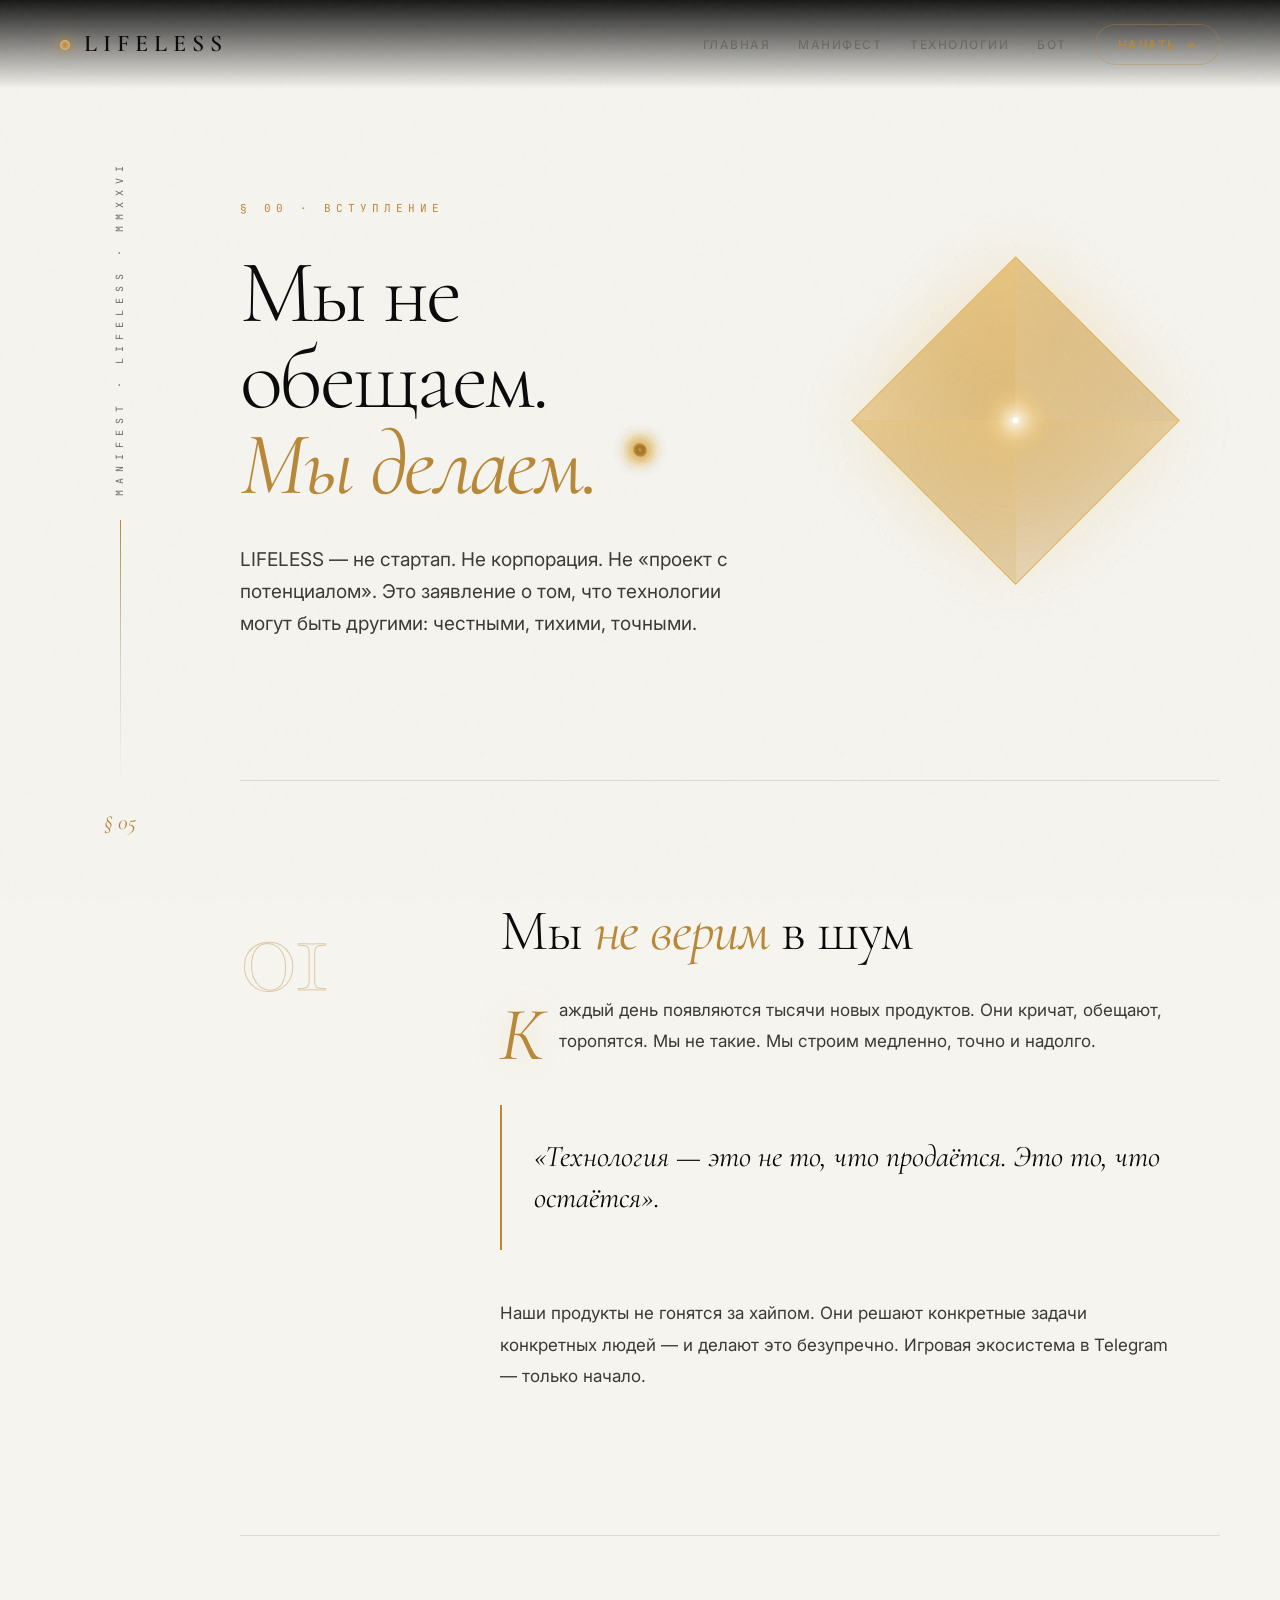
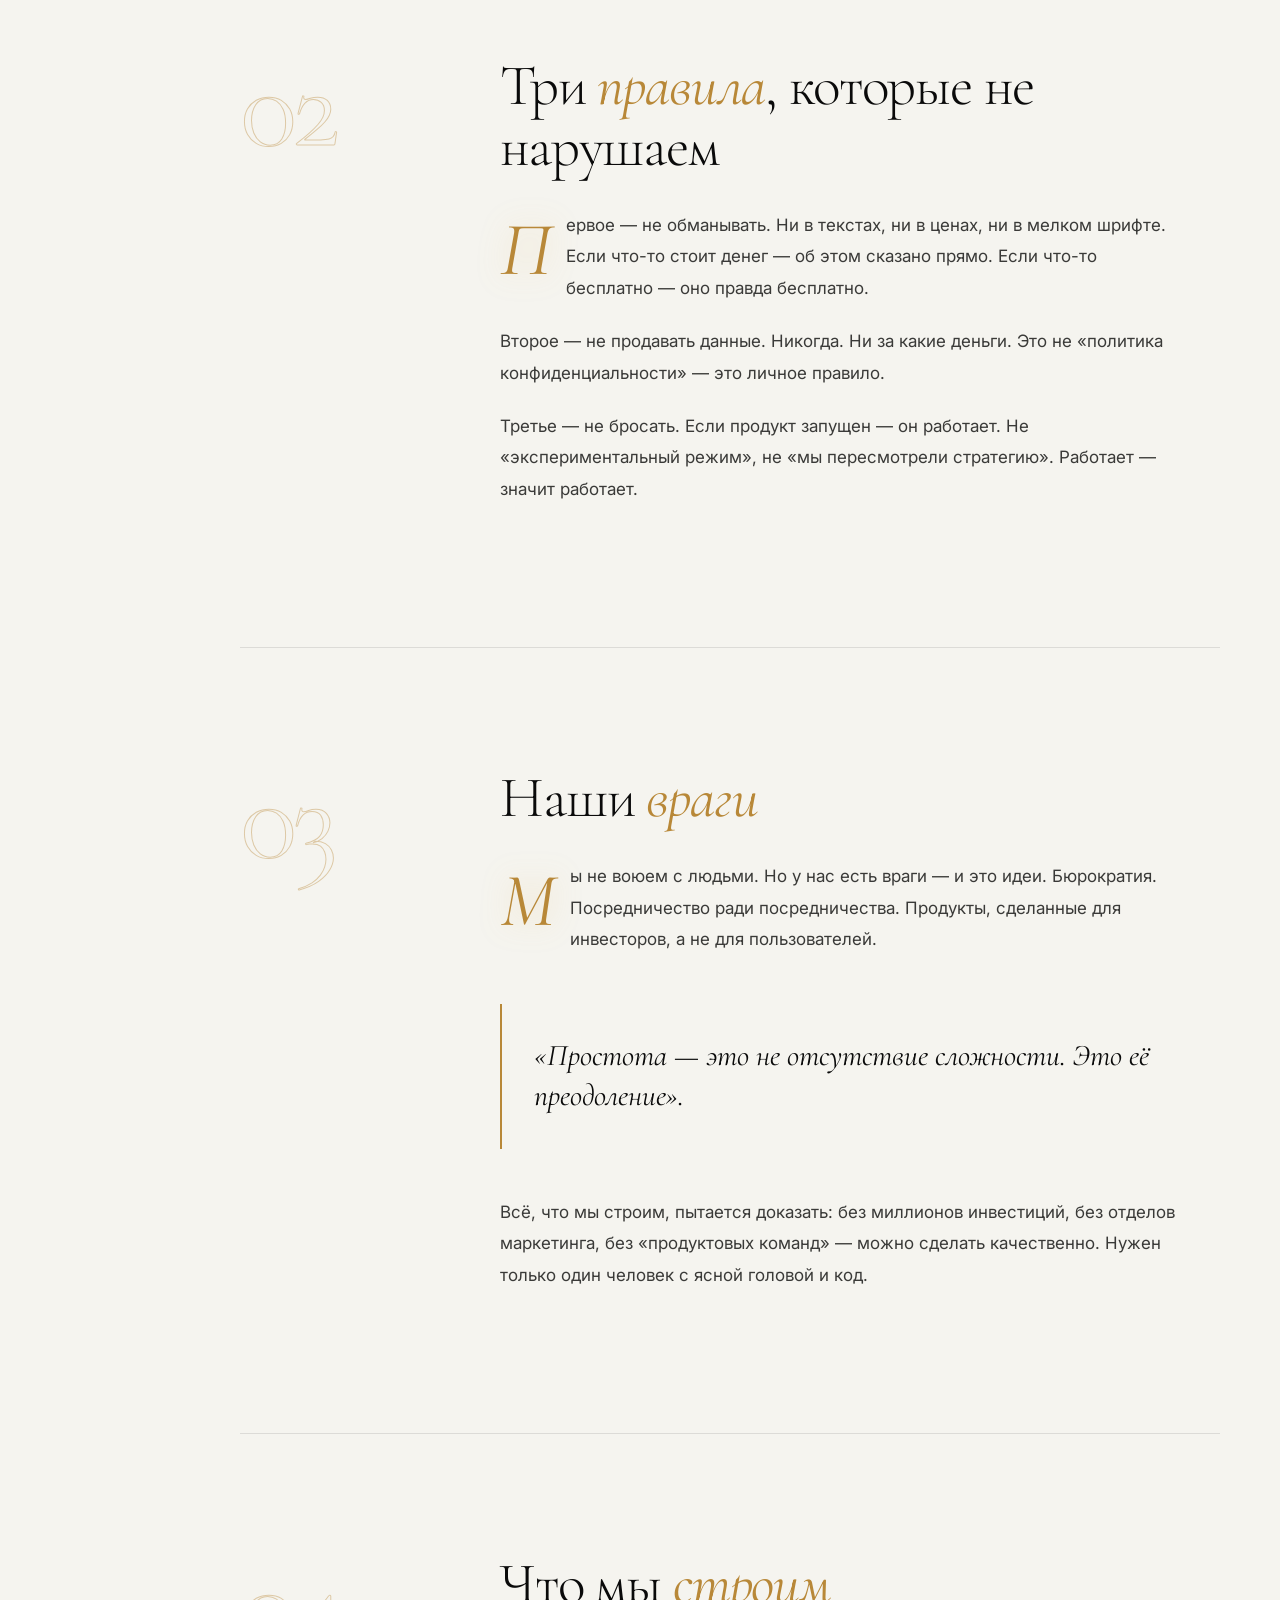
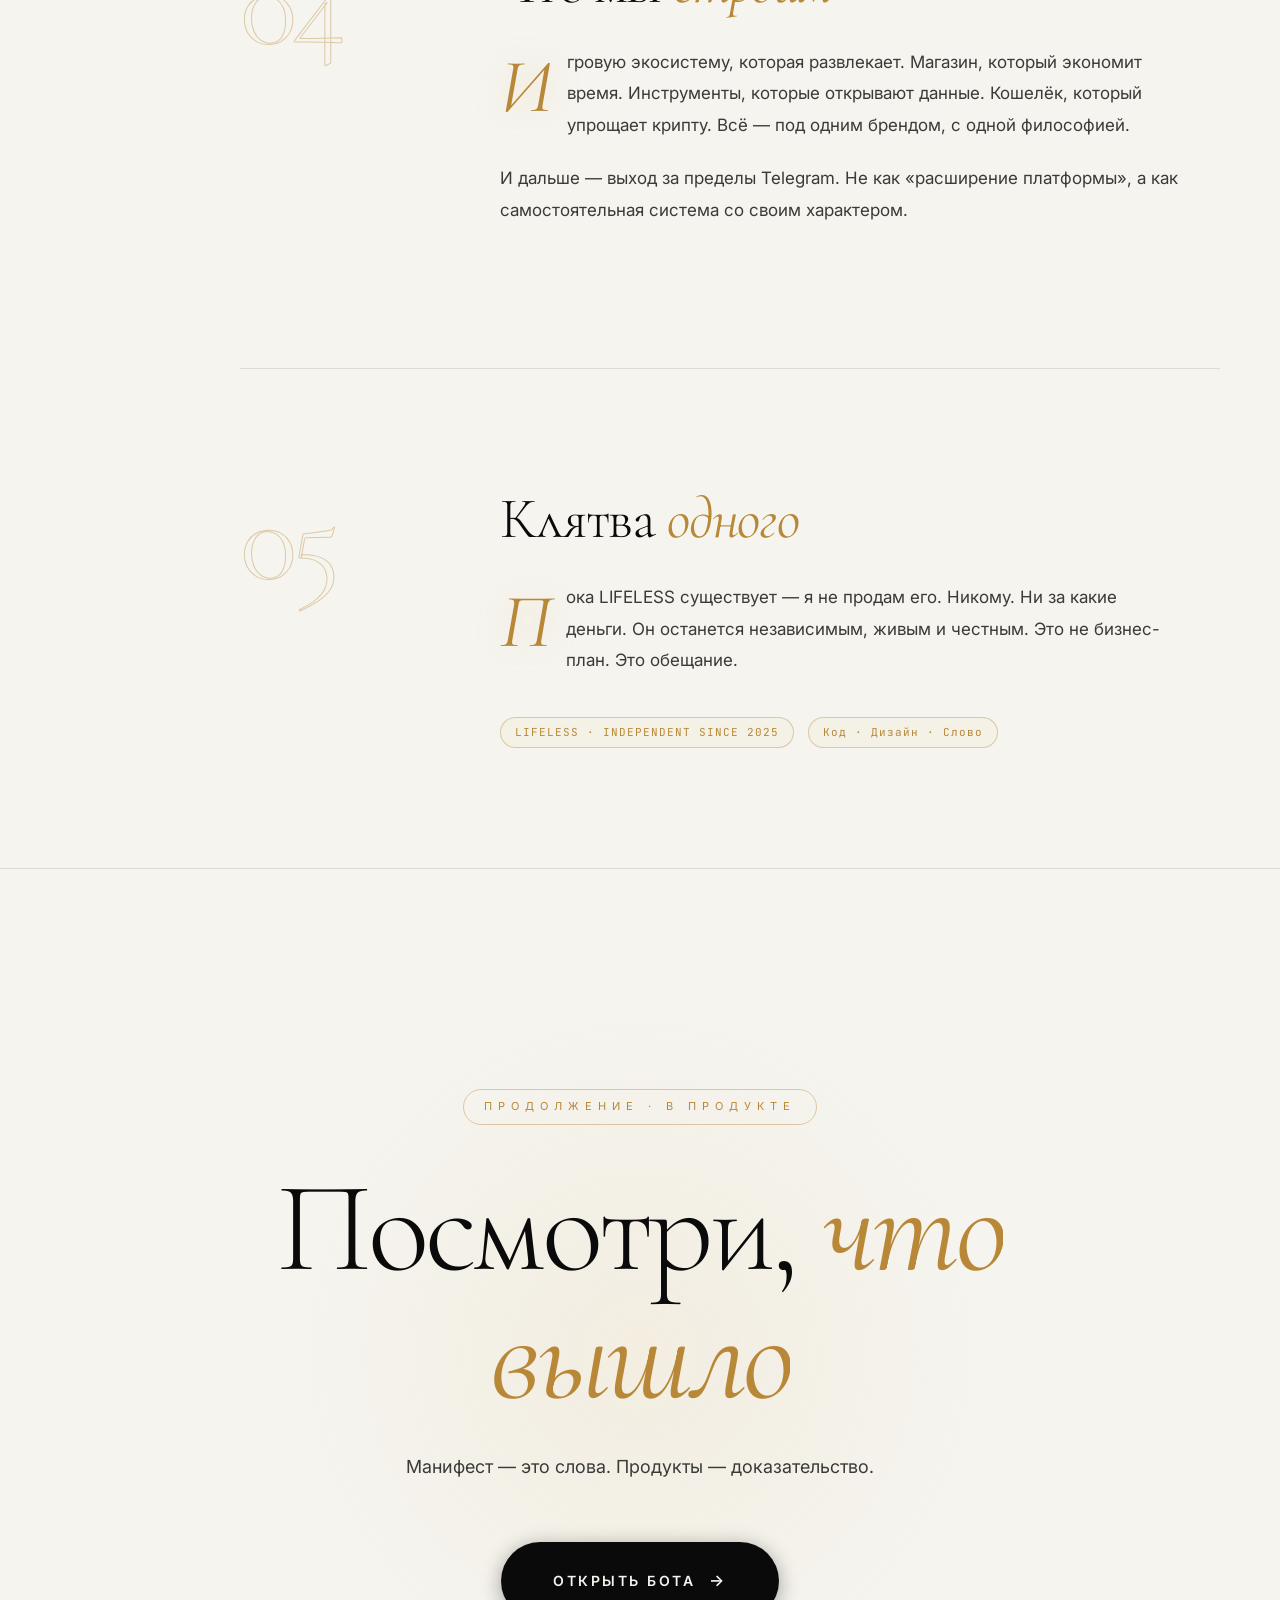
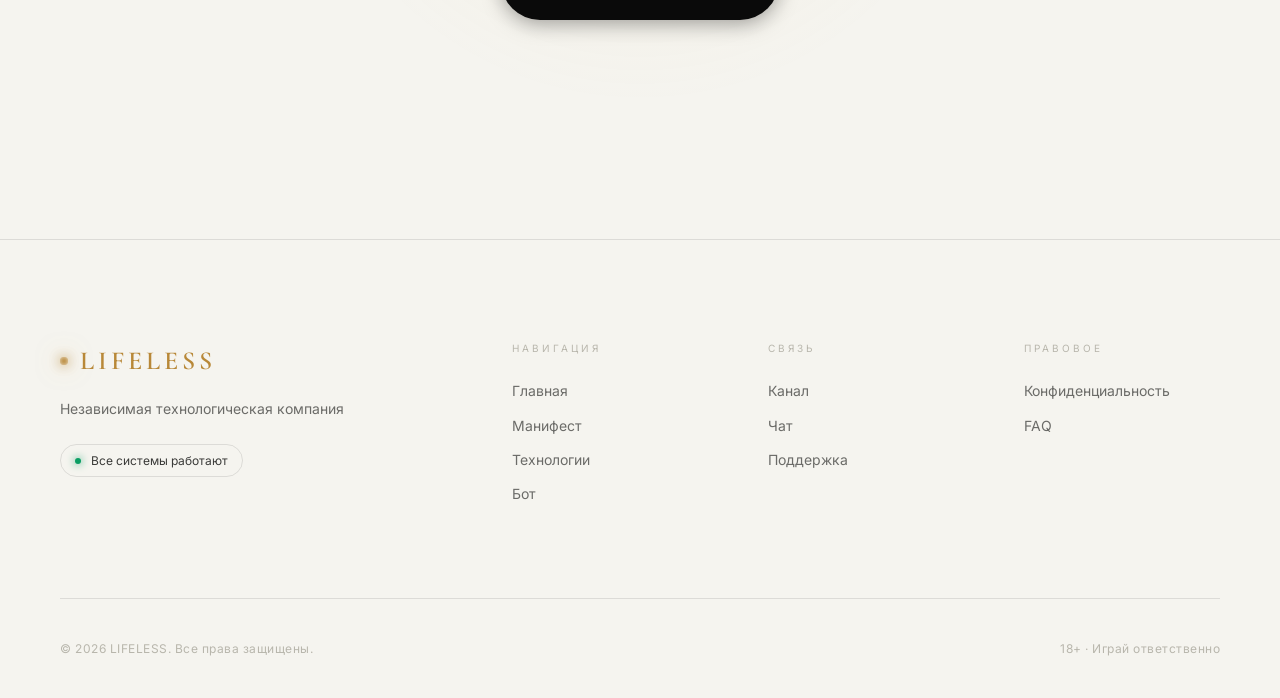
<file: manifest.html>
<!DOCTYPE html>
<html lang="ru">
<head>
<meta charset="UTF-8">
<meta name="viewport" content="width=device-width, initial-scale=1.0">
<title>Манифест — LIFELESS</title>
<meta name="description" content="Манифест LIFELESS: зачем мы делаем технологии, во что верим и против чего идём.">
<meta property="og:title" content="Манифест — LIFELESS">
<meta property="og:description" content="Мы не обещаем. Мы делаем.">
<meta property="og:image" content="https://solver-bit.github.io/lifeless_minimap/durov4.jpg">
<link rel="preconnect" href="https://fonts.googleapis.com">
<link rel="preconnect" href="https://fonts.gstatic.com" crossorigin>
<link href="https://fonts.googleapis.com/css2?family=Cormorant+Garamond:ital,wght@0,300;0,400;0,500;0,600;1,300;1,400&family=Inter:wght@300;400;500;600&family=JetBrains+Mono:wght@400;500&display=swap" rel="stylesheet">
<link rel="stylesheet" href="style.css">
</head>
<body>

<div class="noise"></div>
<div class="scroll-progress"><div class="scroll-progress-bar" id="scrollBar"></div></div>
<div class="mouse-trail" id="mouseTrail"></div>

<header id="header">
    <a href="index.html" class="logo"><span class="logo-mark"></span><span>LIFELESS</span></a>
    <nav>
        <a href="index.html">Главная</a>
        <a href="manifest.html">Манифест</a>
        <a href="technology.html">Технологии</a>
        <a href="bot.html">Бот</a>
        <a href="#start" class="nav-cta">Начать <span>→</span></a>
    </nav>
    <button class="burger" id="burger" aria-label="Меню"><span></span><span></span><span></span></button>
</header>

<div class="mobile-menu" id="mobileMenu">
    <a href="index.html">Главная</a>
    <a href="manifest.html">Манифест</a>
    <a href="technology.html">Технологии</a>
    <a href="bot.html">Бот</a>
    <a href="https://t.me/Solver_Life_bot" class="mobile-cta" target="_blank">Открыть бота</a>
</div>

<div class="manifest">
    <aside class="manifest-rail">
        <div class="manifest-rail-text">MANIFEST · LIFELESS · MMXXVI</div>
        <div class="manifest-rail-line"></div>
        <div class="manifest-rail-num">§ I</div>
    </aside>

    <main class="manifest-main">

        <section class="manifest-hero">
            <div>
                <div class="manifest-kicker">§ 00 · ВСТУПЛЕНИЕ</div>
                <h1>Мы не обещаем.<br><em>Мы делаем.</em></h1>
                <p>LIFELESS — не стартап. Не корпорация. Не «проект с потенциалом». Это заявление о том, что технологии могут быть другими: честными, тихими, точными.</p>
            </div>
            <div class="prism-stage">
                <div class="prism-halo"></div>
                <svg class="prism-svg" viewBox="0 0 400 400">
                    <defs>
                        <linearGradient id="pf1" x1="0" y1="0" x2="1" y2="1">
                            <stop offset="0%" stop-color="#F7D896" stop-opacity="0.9"/>
                            <stop offset="100%" stop-color="#B88838" stop-opacity="0.1"/>
                        </linearGradient>
                        <linearGradient id="pf2" x1="1" y1="0" x2="0" y2="1">
                            <stop offset="0%" stop-color="#E4B963" stop-opacity="0.7"/>
                            <stop offset="100%" stop-color="#B88838" stop-opacity="0.05"/>
                        </linearGradient>
                        <radialGradient id="pCore">
                            <stop offset="0%" stop-color="#fff" stop-opacity="0.9"/>
                            <stop offset="50%" stop-color="#F7D896" stop-opacity="0.4"/>
                            <stop offset="100%" stop-color="#E4B963" stop-opacity="0"/>
                        </radialGradient>
                    </defs>
                    <g class="prism-ring r1"><circle cx="200" cy="200" r="170" fill="none" stroke="#E4B963" stroke-width="0.5" stroke-dasharray="2 8" opacity="0.35"/></g>
                    <g class="prism-ring r2"><circle cx="200" cy="200" r="130" fill="none" stroke="#E4B963" stroke-width="0.5" stroke-dasharray="1 6" opacity="0.5"/></g>
                    <g class="prism-rotate"><g class="prism-float">
                        <polygon points="200,40 360,200 200,360 40,200" fill="url(#pf1)" stroke="#E4B963" stroke-width="1"/>
                        <polygon points="200,40 200,200 40,200" fill="url(#pf2)" stroke="#E4B963" stroke-width="0.6" opacity="0.75"/>
                        <polygon points="200,40 360,200 200,200" fill="url(#pf2)" stroke="#E4B963" stroke-width="0.6" opacity="0.75"/>
                        <polygon points="200,360 40,200 200,200" fill="url(#pf2)" stroke="#E4B963" stroke-width="0.6" opacity="0.5"/>
                        <polygon points="200,360 360,200 200,200" fill="url(#pf2)" stroke="#E4B963" stroke-width="0.6" opacity="0.5"/>
                        <line x1="200" y1="40" x2="200" y2="360" stroke="#F7D896" stroke-width="0.5" opacity="0.4"/>
                        <line x1="40" y1="200" x2="360" y2="200" stroke="#F7D896" stroke-width="0.5" opacity="0.4"/>
                        <circle cx="200" cy="200" r="38" fill="url(#pCore)"/>
                        <circle cx="200" cy="200" r="3" fill="#fff" class="prism-glint"/>
                    </g></g>
                </svg>
            </div>
        </section>

        <section class="manifest-section">
            <div class="manifest-num">01</div>
            <div class="manifest-body">
                <h2>Мы <em>не верим</em> в шум</h2>
                <p>Каждый день появляются тысячи новых продуктов. Они кричат, обещают, торопятся. Мы не такие. Мы строим медленно, точно и надолго.</p>
                <div class="manifest-pull">«Технология — это не то, что продаётся. Это то, что остаётся».</div>
                <p>Наши продукты не гонятся за хайпом. Они решают конкретные задачи конкретных людей — и делают это безупречно. Игровая экосистема в Telegram — только начало.</p>
            </div>
        </section>

        <section class="manifest-section">
            <div class="manifest-num">02</div>
            <div class="manifest-body">
                <h2>Три <em>правила</em>, которые не нарушаем</h2>
                <p>Первое — не обманывать. Ни в текстах, ни в ценах, ни в мелком шрифте. Если что-то стоит денег — об этом сказано прямо. Если что-то бесплатно — оно правда бесплатно.</p>
                <p>Второе — не продавать данные. Никогда. Ни за какие деньги. Это не «политика конфиденциальности» — это личное правило.</p>
                <p>Третье — не бросать. Если продукт запущен — он работает. Не «экспериментальный режим», не «мы пересмотрели стратегию». Работает — значит работает.</p>
            </div>
        </section>

        <section class="manifest-section">
            <div class="manifest-num">03</div>
            <div class="manifest-body">
                <h2>Наши <em>враги</em></h2>
                <p>Мы не воюем с людьми. Но у нас есть враги — и это идеи. Бюрократия. Посредничество ради посредничества. Продукты, сделанные для инвесторов, а не для пользователей.</p>
                <div class="manifest-pull">«Простота — это не отсутствие сложности. Это её преодоление».</div>
                <p>Всё, что мы строим, пытается доказать: без миллионов инвестиций, без отделов маркетинга, без «продуктовых команд» — можно сделать качественно. Нужен только один человек с ясной головой и код.</p>
            </div>
        </section>

        <section class="manifest-section">
            <div class="manifest-num">04</div>
            <div class="manifest-body">
                <h2>Что мы <em>строим</em></h2>
                <p>Игровую экосистему, которая развлекает. Магазин, который экономит время. Инструменты, которые открывают данные. Кошелёк, который упрощает крипту. Всё — под одним брендом, с одной философией.</p>
                <p>И дальше — выход за пределы Telegram. Не как «расширение платформы», а как самостоятельная система со своим характером.</p>
            </div>
        </section>

        <section class="manifest-section" style="border-bottom:none">
            <div class="manifest-num">05</div>
            <div class="manifest-body">
                <h2>Клятва <em>одного</em></h2>
                <p>Пока LIFELESS существует — я не продам его. Никому. Ни за какие деньги. Он останется независимым, живым и честным. Это не бизнес-план. Это обещание.</p>
                <div class="tech-split-meta" style="margin-top:40px">
                    <span>LIFELESS · INDEPENDENT SINCE 2025</span>
                    <span>Код · Дизайн · Слово</span>
                </div>
            </div>
        </section>

    </main>
</div>

<section class="cta-final">
    <div class="cta-final-glow"></div>
    <div class="cta-final-inner">
        <div class="cta-final-tag">ПРОДОЛЖЕНИЕ · В ПРОДУКТЕ</div>
        <h2>Посмотри, <em>что вышло</em></h2>
        <p>Манифест — это слова. Продукты — доказательство.</p>
        <a href="https://t.me/Solver_Life_bot" class="btn btn-primary btn-large magnetic" target="_blank">
            <span>Открыть бота</span><span class="btn-arrow">→</span>
        </a>
    </div>
</section>

<footer>
    <div class="footer-grid">
        <div class="footer-brand">
            <div class="footer-logo"><span class="logo-mark"></span> LIFELESS</div>
            <p>Независимая технологическая компания</p>
            <div class="footer-status"><span class="status-dot"></span><span>Все системы работают</span></div>
        </div>
        <div class="footer-col">
            <div class="footer-label">НАВИГАЦИЯ</div>
            <a href="index.html">Главная</a>
            <a href="manifest.html">Манифест</a>
            <a href="technology.html">Технологии</a>
            <a href="bot.html">Бот</a>
        </div>
        <div class="footer-col">
            <div class="footer-label">СВЯЗЬ</div>
            <a href="https://t.me/durvww" target="_blank">Канал</a>
            <a href="https://t.me/wwlifeless" target="_blank">Чат</a>
            <a href="https://t.me/wwsolver" target="_blank">Поддержка</a>
        </div>
        <div class="footer-col">
            <div class="footer-label">ПРАВОВОЕ</div>
            <a href="index.html#privacy">Конфиденциальность</a>
            <a href="index.html#faq">FAQ</a>
        </div>
    </div>
    <div class="footer-bottom">
        <div>© 2026 LIFELESS. Все права защищены.</div>
        <div class="footer-disclaimer">18+ · Играй ответственно</div>
    </div>
</footer>

<div class="sticky-cta" id="stickyCta">
    <div class="sticky-cta-inner">
        <div class="sticky-cta-text">
            <div class="sticky-cta-title">Первый продукт LIFELESS</div>
            <div class="sticky-cta-sub">Игровая экосистема в Telegram</div>
        </div>
        <a href="https://t.me/Solver_Life_bot" class="sticky-cta-btn" target="_blank">
            <span>Открыть</span><span class="sticky-cta-arrow">→</span>
        </a>
    </div>
</div>

<script src="script.js"></script>
</body>
</html>
</file>
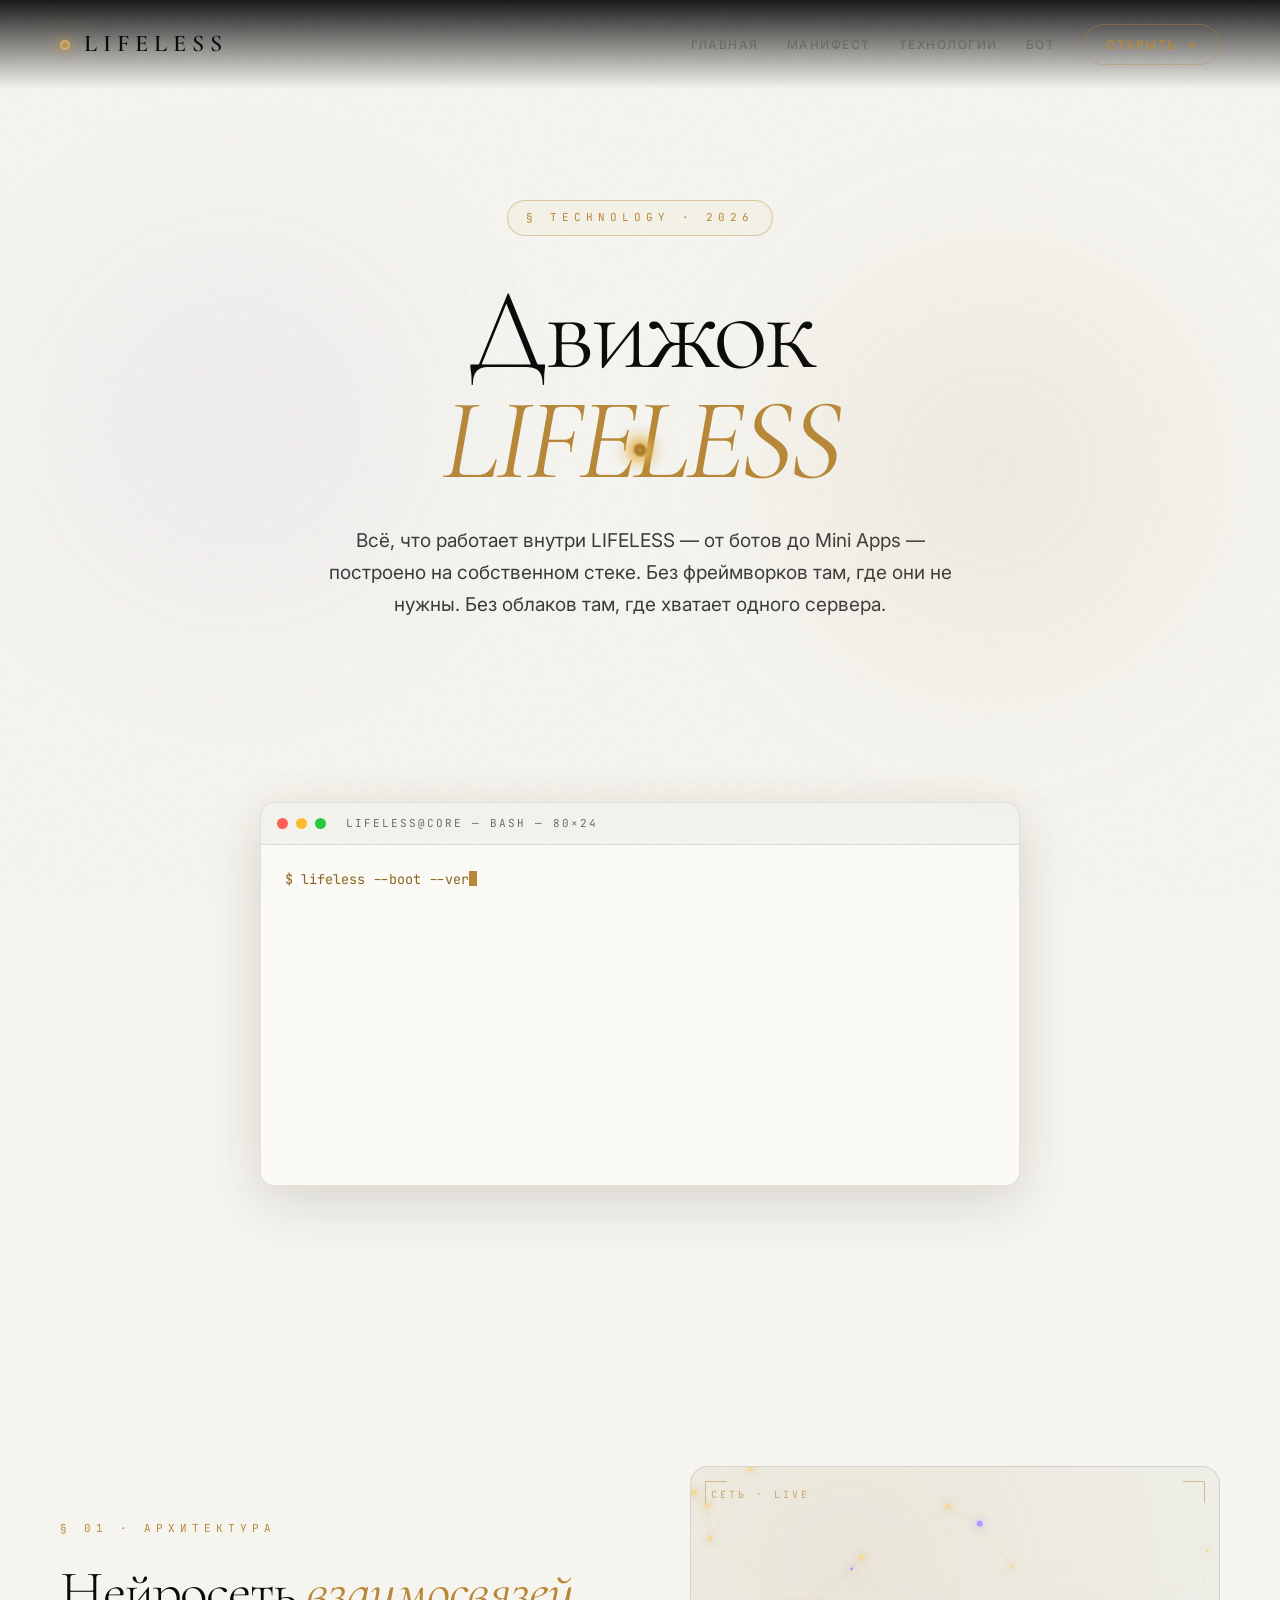
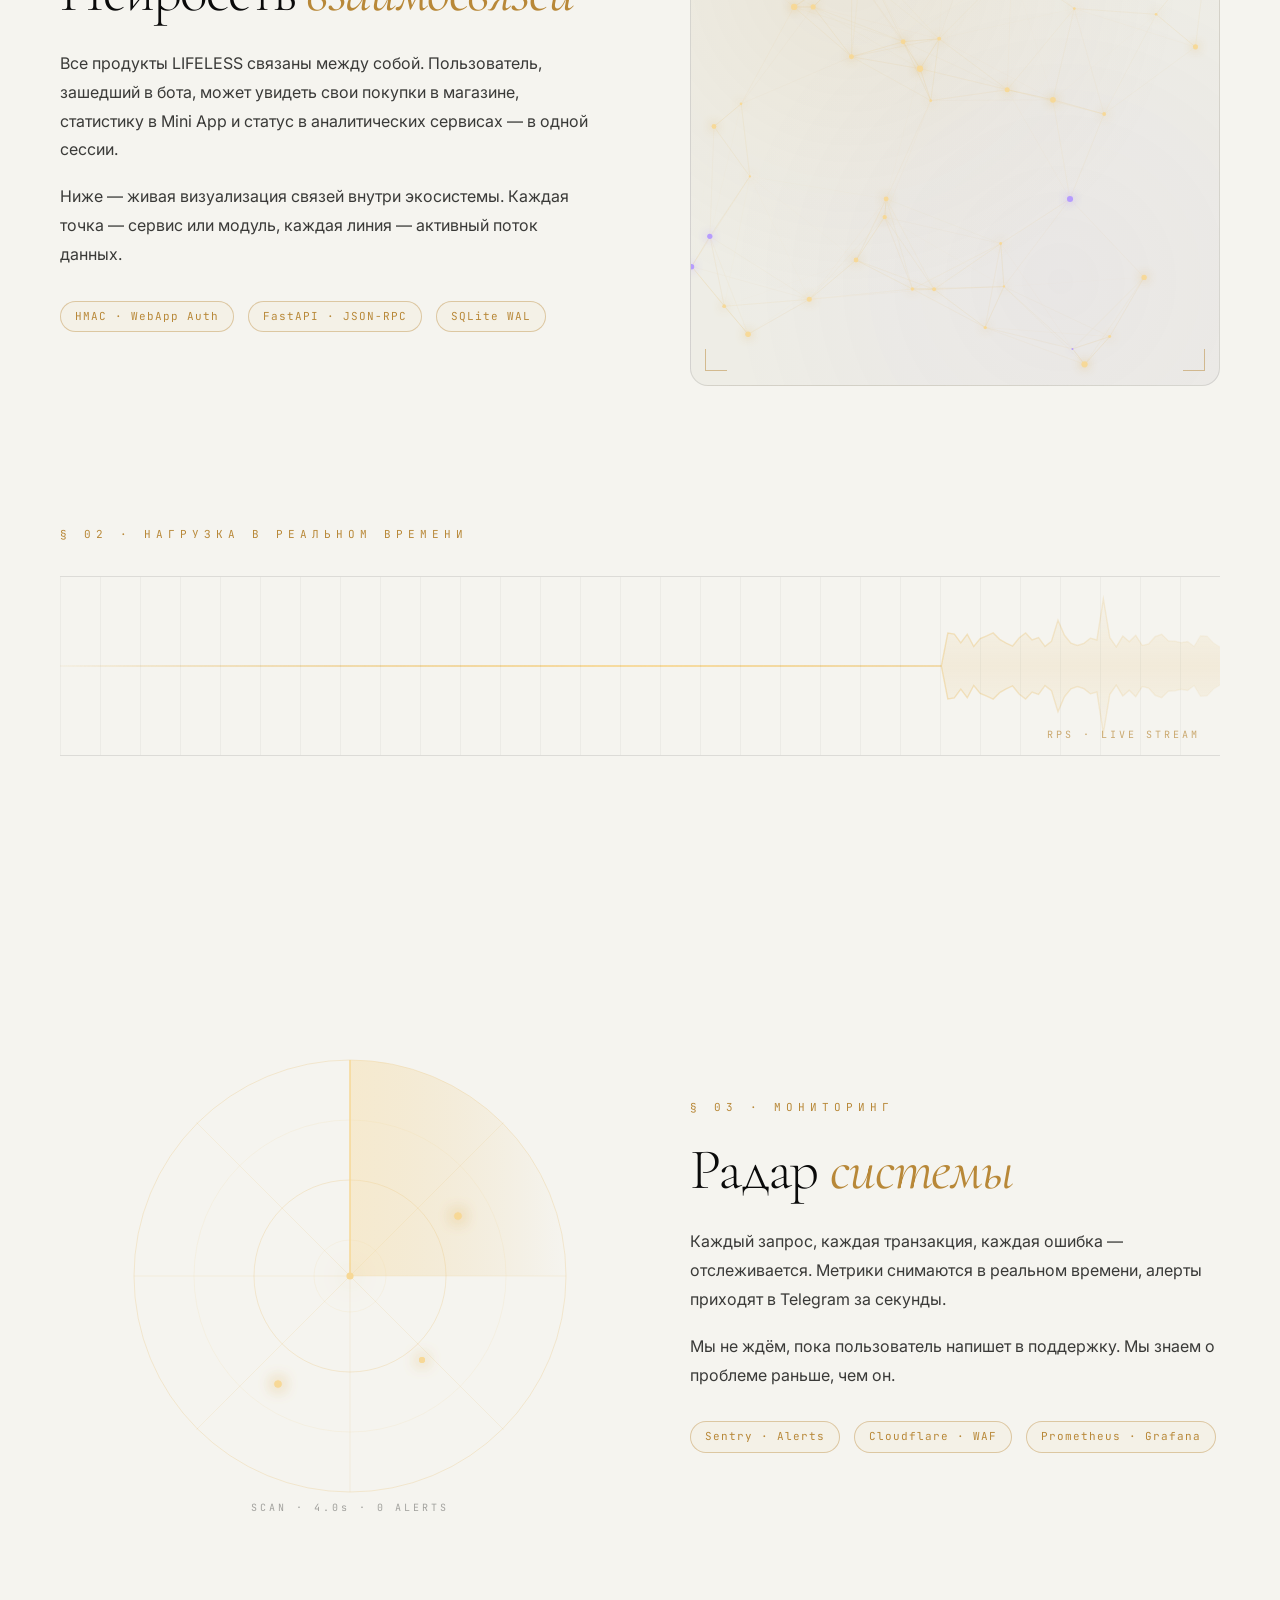
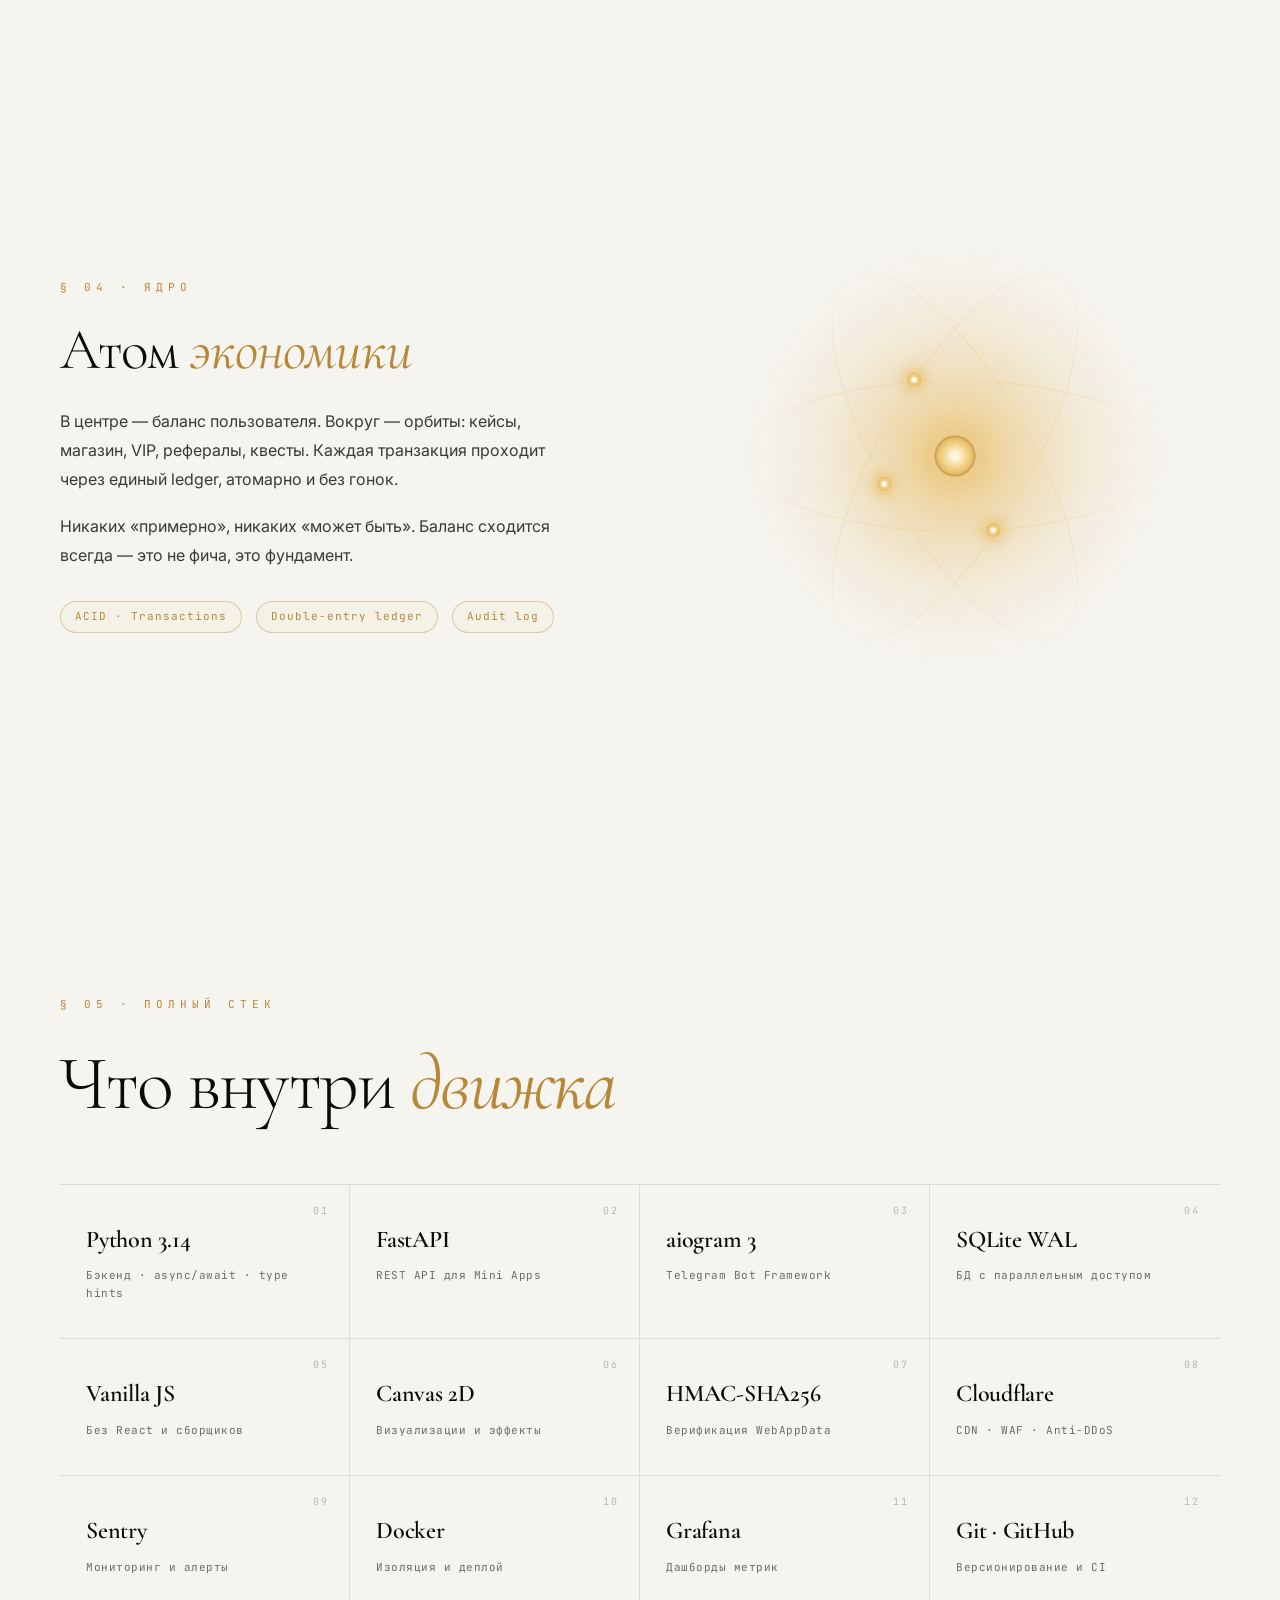
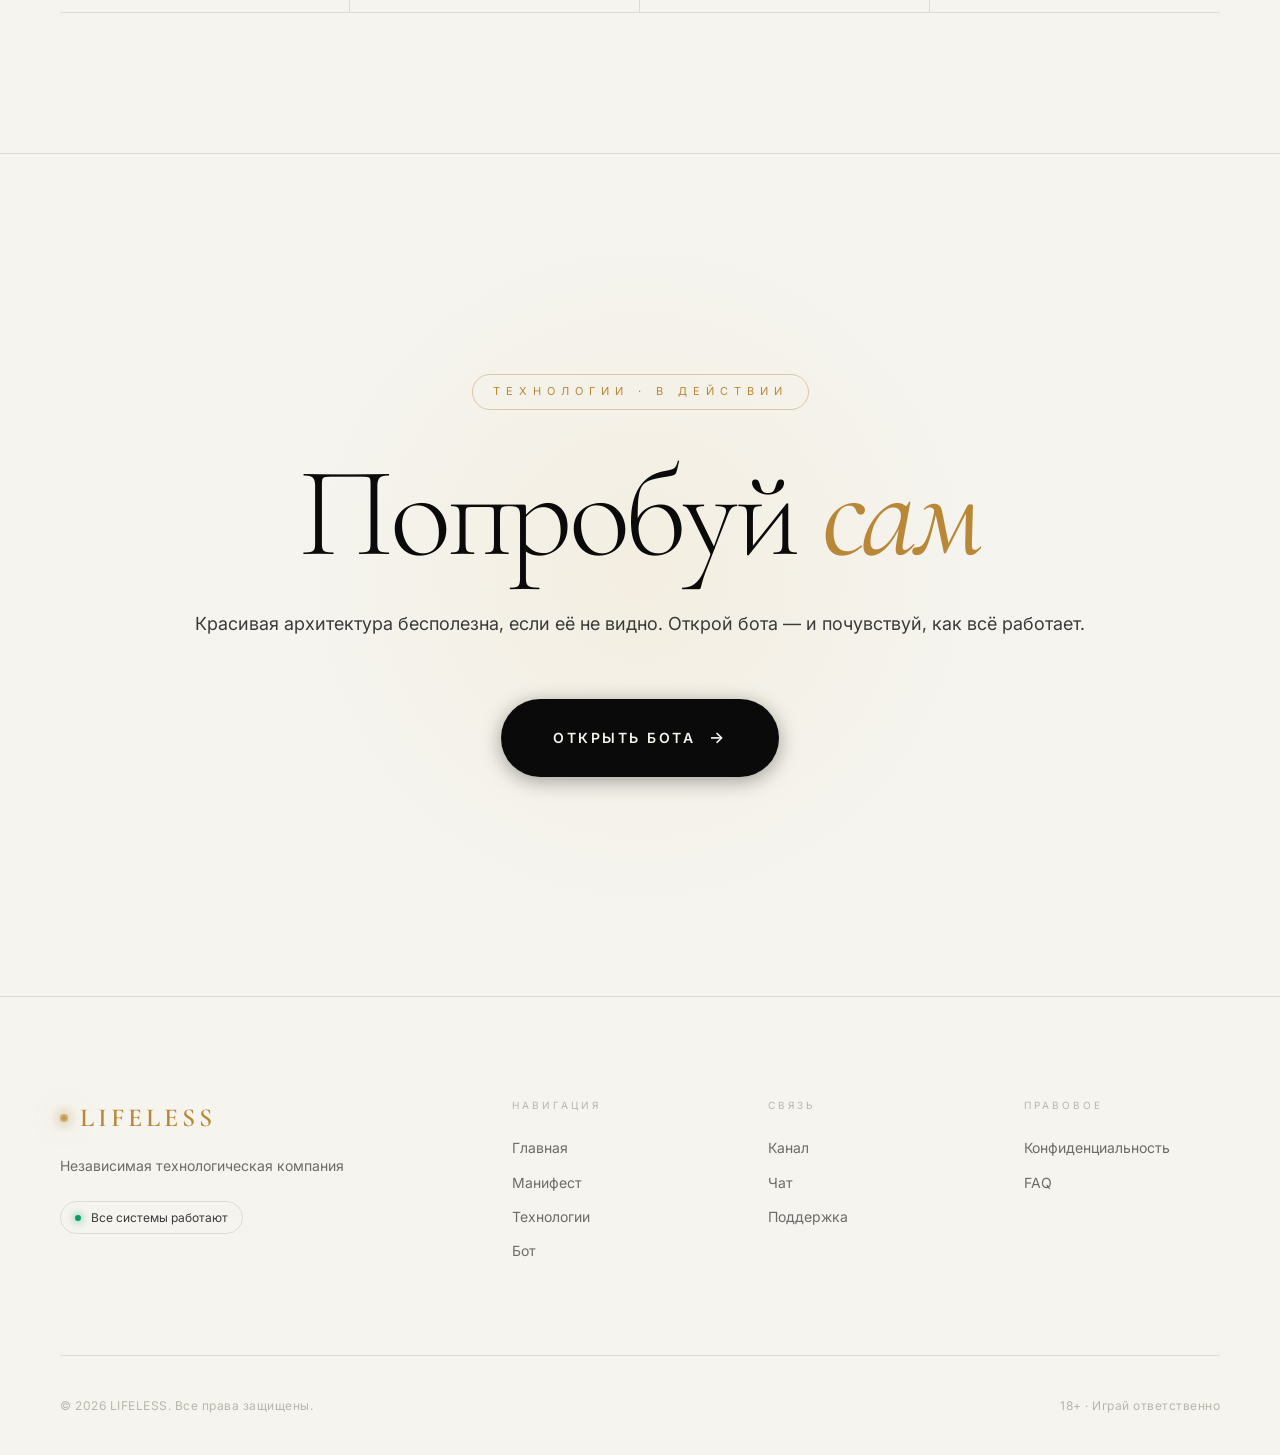
<file: technology.html>
<!DOCTYPE html>
<html lang="ru">
<head>
<meta charset="UTF-8">
<meta name="viewport" content="width=device-width, initial-scale=1.0">
<title>Технологии — LIFELESS</title>
<meta name="description" content="Технологический стек LIFELESS: Python, FastAPI, aiogram, SQLite WAL, нейросети, аналитика. Без фреймворков там, где не нужны.">
<meta property="og:title" content="Технологии — LIFELESS">
<meta property="og:description" content="Как устроен движок LIFELESS.">
<meta property="og:image" content="https://solver-bit.github.io/lifeless_minimap/durov4.jpg">
<link rel="preconnect" href="https://fonts.googleapis.com">
<link rel="preconnect" href="https://fonts.gstatic.com" crossorigin>
<link href="https://fonts.googleapis.com/css2?family=Cormorant+Garamond:ital,wght@0,300;0,400;0,500;0,600;1,300;1,400&family=Inter:wght@300;400;500;600&family=JetBrains+Mono:wght@400;500&display=swap" rel="stylesheet">
<link rel="stylesheet" href="style.css">
</head>
<body>

<div class="noise"></div>
<div class="scroll-progress"><div class="scroll-progress-bar" id="scrollBar"></div></div>
<div class="mouse-trail" id="mouseTrail"></div>

<header id="header">
    <a href="index.html" class="logo"><span class="logo-mark"></span><span>LIFELESS</span></a>
    <nav>
        <a href="index.html">Главная</a>
        <a href="manifest.html">Манифест</a>
        <a href="technology.html">Технологии</a>
        <a href="bot.html">Бот</a>
        <a href="https://t.me/Solver_Life_bot" class="nav-cta" target="_blank">Открыть <span>→</span></a>
    </nav>
    <button class="burger" id="burger" aria-label="Меню"><span></span><span></span><span></span></button>
</header>

<div class="mobile-menu" id="mobileMenu">
    <a href="index.html">Главная</a>
    <a href="manifest.html">Манифест</a>
    <a href="technology.html">Технологии</a>
    <a href="bot.html">Бот</a>
    <a href="https://t.me/Solver_Life_bot" class="mobile-cta" target="_blank">Открыть бота</a>
</div>

<!-- HERO -->
<section class="tech-hero">
    <div class="hero-glow"></div>
    <div class="hero-glow-2"></div>
    <div class="manifest-kicker tech-hero-badge">§ TECHNOLOGY · 2026</div>
    <h1>Движок<br><em>LIFELESS</em></h1>
    <p>Всё, что работает внутри LIFELESS — от ботов до Mini Apps — построено на собственном стеке. Без фреймворков там, где они не нужны. Без облаков там, где хватает одного сервера.</p>
</section>

<!-- TERMINAL -->
<section class="tech-terminal-section">
    <div class="terminal">
        <div class="terminal-bar">
            <span class="terminal-dot tdot-r"></span>
            <span class="terminal-dot tdot-y"></span>
            <span class="terminal-dot tdot-g"></span>
            <span class="terminal-title">lifeless@core — bash — 80×24</span>
        </div>
        <div class="terminal-body" id="terminalBody"></div>
    </div>
</section>

<!-- NEURAL WEB -->
<section class="tech-split">
    <div class="tech-split-text">
        <div class="manifest-kicker">§ 01 · АРХИТЕКТУРА</div>
        <h2>Нейросеть <em>взаимосвязей</em></h2>
        <p>Все продукты LIFELESS связаны между собой. Пользователь, зашедший в бота, может увидеть свои покупки в магазине, статистику в Mini App и статус в аналитических сервисах — в одной сессии.</p>
        <p>Ниже — живая визуализация связей внутри экосистемы. Каждая точка — сервис или модуль, каждая линия — активный поток данных.</p>
        <div class="tech-split-meta">
            <span>HMAC · WebApp Auth</span>
            <span>FastAPI · JSON-RPC</span>
            <span>SQLite WAL</span>
        </div>
    </div>
    <div class="neural-stage" id="neuralStage">
        <canvas class="neural-canvas" id="neuralCanvas"></canvas>
        <div class="neural-hint">СЕТЬ · LIVE</div>
        <div class="neural-corner tl"></div>
        <div class="neural-corner tr"></div>
        <div class="neural-corner bl"></div>
        <div class="neural-corner br"></div>
    </div>
</section>

<!-- WAVEFORM -->
<section class="tech-wave-section">
    <div class="manifest-kicker wave-kicker">§ 02 · НАГРУЗКА В РЕАЛЬНОМ ВРЕМЕНИ</div>
    <div class="wave-stage">
        <div class="wave-grid"></div>
        <canvas class="wave-canvas" id="waveCanvas"></canvas>
        <div class="wave-label">RPS · LIVE STREAM</div>
    </div>
</section>

<!-- RADAR -->
<section class="tech-split reverse">
    <div class="tech-split-text">
        <div class="manifest-kicker">§ 03 · МОНИТОРИНГ</div>
        <h2>Радар <em>системы</em></h2>
        <p>Каждый запрос, каждая транзакция, каждая ошибка — отслеживается. Метрики снимаются в реальном времени, алерты приходят в Telegram за секунды.</p>
        <p>Мы не ждём, пока пользователь напишет в поддержку. Мы знаем о проблеме раньше, чем он.</p>
        <div class="tech-split-meta">
            <span>Sentry · Alerts</span>
            <span>Cloudflare · WAF</span>
            <span>Prometheus · Grafana</span>
        </div>
    </div>
    <div class="radar-stage">
        <svg class="radar-svg" viewBox="0 0 400 400">
            <defs>
                <linearGradient id="radarSweepGrad" x1="0" y1="0" x2="1" y2="0">
                    <stop offset="0%" stop-color="#F7D896" stop-opacity="0.6"/>
                    <stop offset="100%" stop-color="#E4B963" stop-opacity="0"/>
                </linearGradient>
            </defs>
            <circle cx="200" cy="200" r="180" class="radar-ring"/>
            <circle cx="200" cy="200" r="130" class="radar-ring r1"/>
            <circle cx="200" cy="200" r="80" class="radar-ring"/>
            <circle cx="200" cy="200" r="30" class="radar-ring r1"/>
            <g class="radar-cross">
                <line x1="20" y1="200" x2="380" y2="200"/>
                <line x1="200" y1="20" x2="200" y2="380"/>
                <line x1="72" y1="72" x2="328" y2="328"/>
                <line x1="328" y1="72" x2="72" y2="328"/>
            </g>
            <g class="radar-sweep">
                <path d="M200,200 L200,20 A180,180 0 0,1 380,200 Z" fill="url(#radarSweepGrad)" opacity="0.6"/>
                <line x1="200" y1="200" x2="200" y2="20" stroke="#F7D896" stroke-width="1.2"/>
            </g>
            <circle cx="200" cy="200" r="3" class="radar-center"/>
            <circle cx="290" cy="150" r="3" class="radar-blip"/>
            <circle cx="290" cy="150" r="3" class="radar-blip pulse"/>
            <circle cx="140" cy="290" r="3" class="radar-blip"/>
            <circle cx="140" cy="290" r="3" class="radar-blip pulse" style="animation-delay:1.2s"/>
            <circle cx="260" cy="270" r="2.5" class="radar-blip"/>
            <circle cx="260" cy="270" r="2.5" class="radar-blip pulse" style="animation-delay:2s"/>
        </svg>
        <div class="radar-label">SCAN · 4.0s · 0 ALERTS</div>
    </div>
</section>

<!-- ATOM -->
<section class="tech-split">
    <div class="tech-split-text">
        <div class="manifest-kicker">§ 04 · ЯДРО</div>
        <h2>Атом <em>экономики</em></h2>
        <p>В центре — баланс пользователя. Вокруг — орбиты: кейсы, магазин, VIP, рефералы, квесты. Каждая транзакция проходит через единый ledger, атомарно и без гонок.</p>
        <p>Никаких «примерно», никаких «может быть». Баланс сходится всегда — это не фича, это фундамент.</p>
        <div class="tech-split-meta">
            <span>ACID · Transactions</span>
            <span>Double-entry ledger</span>
            <span>Audit log</span>
        </div>
    </div>

    <div class="atom-stage">
        <svg class="atom-svg" viewBox="0 0 400 400">
    <defs>
        <radialGradient id="nucleusCore">
            <stop offset="0%"  stop-color="#ffffff"/>
            <stop offset="25%" stop-color="#FFF4D6"/>
            <stop offset="55%" stop-color="#F7D896"/>
            <stop offset="85%" stop-color="#E4B963"/>
            <stop offset="100%" stop-color="#B88838"/>
        </radialGradient>
        <radialGradient id="nucleusHalo">
            <stop offset="0%"  stop-color="#F7D896" stop-opacity="0.85"/>
            <stop offset="35%" stop-color="#E4B963" stop-opacity="0.35"/>
            <stop offset="70%" stop-color="#E4B963" stop-opacity="0.08"/>
            <stop offset="100%" stop-color="#E4B963" stop-opacity="0"/>
        </radialGradient>
        <radialGradient id="electronBody">
            <stop offset="0%"  stop-color="#ffffff"/>
            <stop offset="40%" stop-color="#F7D896"/>
            <stop offset="100%" stop-color="#E4B963"/>
        </radialGradient>
        <radialGradient id="electronHalo">
            <stop offset="0%"  stop-color="#F7D896" stop-opacity="0.9"/>
            <stop offset="60%" stop-color="#E4B963" stop-opacity="0.15"/>
            <stop offset="100%" stop-color="#E4B963" stop-opacity="0"/>
        </radialGradient>
        <linearGradient id="orbitFade" x1="0" y1="0" x2="1" y2="0">
            <stop offset="0%"   stop-color="#E4B963" stop-opacity="0.05"/>
            <stop offset="50%"  stop-color="#F7D896" stop-opacity="0.55"/>
            <stop offset="100%" stop-color="#E4B963" stop-opacity="0.05"/>
        </linearGradient>
        <filter id="softGlow" x="-100%" y="-100%" width="300%" height="300%">
            <feGaussianBlur stdDeviation="4" result="b"/>
            <feMerge>
                <feMergeNode in="b"/>
                <feMergeNode in="SourceGraphic"/>
            </feMerge>
        </filter>
        <filter id="coreGlow" x="-200%" y="-200%" width="500%" height="500%">
            <feGaussianBlur stdDeviation="8" result="b1"/>
            <feGaussianBlur stdDeviation="18" result="b2"/>
            <feMerge>
                <feMergeNode in="b2"/>
                <feMergeNode in="b1"/>
                <feMergeNode in="SourceGraphic"/>
            </feMerge>
        </filter>

        <!-- Эллипс-путь, по которому ползёт электрон -->
        <path id="orbitPath"
              d="M 40,200 a 160,58 0 1,0 320,0 a 160,58 0 1,0 -320,0"
              fill="none"
              stroke="url(#orbitFade)"
              stroke-width="0.9"/>
    </defs>

    <!-- Halo -->
    <circle cx="200" cy="200" r="130" fill="url(#nucleusHalo)">
        <animate attributeName="r" values="120;150;120" dur="6s" repeatCount="indefinite"/>
        <animate attributeName="opacity" values="0.7;1;0.7" dur="6s" repeatCount="indefinite"/>
    </circle>

    <!-- === ОРБИТА 1 · 0° === -->
    <use href="#orbitPath"/>
    <g>
        <circle r="18" fill="url(#electronHalo)">
            <animateMotion dur="9s" repeatCount="indefinite"
                path="M 40,200 a 160,58 0 1,0 320,0 a 160,58 0 1,0 -320,0"/>
        </circle>
        <circle r="5.5" fill="url(#electronBody)" filter="url(#softGlow)">
            <animateMotion dur="9s" repeatCount="indefinite"
                path="M 40,200 a 160,58 0 1,0 320,0 a 160,58 0 1,0 -320,0"/>
        </circle>
        <circle r="2" fill="#ffffff">
            <animateMotion dur="9s" repeatCount="indefinite"
                path="M 40,200 a 160,58 0 1,0 320,0 a 160,58 0 1,0 -320,0"/>
        </circle>
    </g>

    <!-- === ОРБИТА 2 · 60° === -->
    <g transform="rotate(60 200 200)">
        <use href="#orbitPath"/>
        <g>
            <circle r="18" fill="url(#electronHalo)">
                <animateMotion dur="11s" repeatCount="indefinite"
                    path="M 40,200 a 160,58 0 1,0 320,0 a 160,58 0 1,0 -320,0"/>
            </circle>
            <circle r="5.5" fill="url(#electronBody)" filter="url(#softGlow)">
                <animateMotion dur="11s" repeatCount="indefinite"
                    path="M 40,200 a 160,58 0 1,0 320,0 a 160,58 0 1,0 -320,0"/>
            </circle>
            <circle r="2" fill="#ffffff">
                <animateMotion dur="11s" repeatCount="indefinite"
                    path="M 40,200 a 160,58 0 1,0 320,0 a 160,58 0 1,0 -320,0"/>
            </circle>
        </g>
    </g>

    <!-- === ОРБИТА 3 · 120° === -->
        <g transform="rotate(120 200 200)">
            <use href="#orbitPath"/>
            <g>
            <circle r="18" fill="url(#electronHalo)">
                <animateMotion dur="13s" repeatCount="indefinite"
                    path="M 40,200 a 160,58 0 1,0 320,0 a 160,58 0 1,0 -320,0"/>
            </circle>
            <circle r="5.5" fill="url(#electronBody)" filter="url(#softGlow)">
                <animateMotion dur="13s" repeatCount="indefinite"
                    path="M 40,200 a 160,58 0 1,0 320,0 a 160,58 0 1,0 -320,0"/>
            </circle>
            <circle r="2" fill="#ffffff">
                <animateMotion dur="13s" repeatCount="indefinite"
                    path="M 40,200 a 160,58 0 1,0 320,0 a 160,58 0 1,0 -320,0"/>
            </circle>
        </g>
    </g>

        <!-- === ЯДРО === -->
        <circle cx="200" cy="200" r="55" fill="url(#nucleusHalo)" opacity="0.7">
        <animate attributeName="r" values="50;62;50" dur="4s" repeatCount="indefinite"/>
        </circle>
        <circle cx="200" cy="200" r="28" fill="url(#nucleusHalo)" opacity="0.85"/>
        <circle cx="200" cy="200" r="15" fill="url(#nucleusCore)" filter="url(#coreGlow)">
        <animate attributeName="r" values="15;16.5;15" dur="3.5s" repeatCount="indefinite"/>
        </circle>
        <circle cx="200" cy="200" r="3.5" fill="#ffffff">
        <animate attributeName="opacity" values="0.75;1;0.75" dur="2s" repeatCount="indefinite"/>
        </circle>
        <circle cx="200" cy="200" r="15" fill="none" stroke="#F7D896" stroke-width="0.6" opacity="0.6">
        <animate attributeName="r" values="15;48" dur="2.8s" repeatCount="indefinite"/>
        <animate attributeName="opacity" values="0.7;0" dur="2.8s" repeatCount="indefinite"/>
        </circle>
        <circle cx="200" cy="200" r="15" fill="none" stroke="#F7D896" stroke-width="0.6" opacity="0.6">
        <animate attributeName="r" values="15;48" dur="2.8s" begin="1.4s" repeatCount="indefinite"/>
        <animate attributeName="opacity" values="0.7;0" dur="2.8s" begin="1.4s" repeatCount="indefinite"/>
        </circle>
        </svg>
    </div>
</section>

<!-- STACK GRID -->
<section class="tech-stack-section">
    <div class="manifest-kicker">§ 05 · ПОЛНЫЙ СТЕК</div>
    <h2 class="section-title" style="margin-bottom:60px">Что внутри <em>движка</em></h2>
    <div class="tech-stack-grid">
        <div class="tech-stack-cell" data-idx="01"><div class="name">Python 3.14</div><div class="desc">Бэкенд · async/await · type hints</div></div>
        <div class="tech-stack-cell" data-idx="02"><div class="name">FastAPI</div><div class="desc">REST API для Mini Apps</div></div>
        <div class="tech-stack-cell" data-idx="03"><div class="name">aiogram 3</div><div class="desc">Telegram Bot Framework</div></div>
        <div class="tech-stack-cell" data-idx="04"><div class="name">SQLite WAL</div><div class="desc">БД с параллельным доступом</div></div>
        <div class="tech-stack-cell" data-idx="05"><div class="name">Vanilla JS</div><div class="desc">Без React и сборщиков</div></div>
        <div class="tech-stack-cell" data-idx="06"><div class="name">Canvas 2D</div><div class="desc">Визуализации и эффекты</div></div>
        <div class="tech-stack-cell" data-idx="07"><div class="name">HMAC-SHA256</div><div class="desc">Верификация WebAppData</div></div>
        <div class="tech-stack-cell" data-idx="08"><div class="name">Cloudflare</div><div class="desc">CDN · WAF · Anti-DDoS</div></div>
        <div class="tech-stack-cell" data-idx="09"><div class="name">Sentry</div><div class="desc">Мониторинг и алерты</div></div>
        <div class="tech-stack-cell" data-idx="10"><div class="name">Docker</div><div class="desc">Изоляция и деплой</div></div>
        <div class="tech-stack-cell" data-idx="11"><div class="name">Grafana</div><div class="desc">Дашборды метрик</div></div>
        <div class="tech-stack-cell" data-idx="12"><div class="name">Git · GitHub</div><div class="desc">Версионирование и CI</div></div>
    </div>
</section>

<!-- CTA FINAL -->
<section class="cta-final">
    <div class="cta-final-glow"></div>
    <div class="cta-final-inner">
        <div class="cta-final-tag">ТЕХНОЛОГИИ · В ДЕЙСТВИИ</div>
        <h2>Попробуй <em>сам</em></h2>
        <p>Красивая архитектура бесполезна, если её не видно. Открой бота — и почувствуй, как всё работает.</p>
        <a href="https://t.me/Solver_Life_bot" class="btn btn-primary btn-large magnetic" target="_blank">
            <span>Открыть бота</span><span class="btn-arrow">→</span>
        </a>
    </div>
</section>

<footer>
    <div class="footer-grid">
        <div class="footer-brand">
            <div class="footer-logo"><span class="logo-mark"></span> LIFELESS</div>
            <p>Независимая технологическая компания</p>
            <div class="footer-status"><span class="status-dot"></span><span>Все системы работают</span></div>
        </div>
        <div class="footer-col">
            <div class="footer-label">НАВИГАЦИЯ</div>
            <a href="index.html">Главная</a>
            <a href="manifest.html">Манифест</a>
            <a href="technology.html">Технологии</a>
            <a href="bot.html">Бот</a>
        </div>
        <div class="footer-col">
            <div class="footer-label">СВЯЗЬ</div>
            <a href="https://t.me/durvww" target="_blank">Канал</a>
            <a href="https://t.me/wwlifeless" target="_blank">Чат</a>
            <a href="https://t.me/wwsolver" target="_blank">Поддержка</a>
        </div>
        <div class="footer-col">
            <div class="footer-label">ПРАВОВОЕ</div>
            <a href="index.html#privacy">Конфиденциальность</a>
            <a href="index.html#faq">FAQ</a>
        </div>
    </div>
    <div class="footer-bottom">
        <div>© 2026 LIFELESS. Все права защищены.</div>
        <div class="footer-disclaimer">18+ · Играй ответственно</div>
    </div>
</footer>

<div class="sticky-cta" id="stickyCta">
    <div class="sticky-cta-inner">
        <div class="sticky-cta-text">
            <div class="sticky-cta-title">Первый продукт LIFELESS</div>
            <div class="sticky-cta-sub">Игровая экосистема в Telegram</div>
        </div>
        <a href="https://t.me/Solver_Life_bot" class="sticky-cta-btn" target="_blank">
            <span>Открыть</span><span class="sticky-cta-arrow">→</span>
        </a>
    </div>
</div>

<script src="script.js"></script>
</body>
</html>
</file>
<file: style.css>
*, *::before, *::after { margin: 0; padding: 0; box-sizing: border-box; }

:root {
    --bg: #000;
    --bg-2: #0a0a0a;
    --bg-3: #111;
    --bg-4: #161616;
    --text: #f5f5f5;
    --text-2: #a0a0a0;
    --muted: #6b6b6b;
    --muted-2: #3a3a3a;
    --gold: #E4B963;
    --gold-hi: #F7D896;
    --gold-lo: #B88838;
    --green: #22dd88;
    --blue: #5BA8FF;
    --purple: #B398FF;
    --border: rgba(255,255,255,0.08);
    --border-gold: rgba(228,185,99,0.35);
    --ease: cubic-bezier(0.16, 1, 0.3, 1);
}

html { scroll-behavior: smooth; }

body {
    background: var(--bg);
    color: var(--text);
    font-family: 'Inter', -apple-system, BlinkMacSystemFont, sans-serif;
    font-size: 16px;
    line-height: 1.6;
    overflow-x: hidden;
    -webkit-font-smoothing: antialiased;
}

a { color: inherit; text-decoration: none; }
img { display: block; max-width: 100%; }
button { font-family: inherit; cursor: pointer; border: none; background: none; color: inherit; }
ul { list-style: none; }

::selection { background: var(--gold); color: var(--bg); }

::-webkit-scrollbar { width: 8px; }
::-webkit-scrollbar-track { background: var(--bg-2); }
::-webkit-scrollbar-thumb { background: var(--muted-2); border-radius: 4px; }
::-webkit-scrollbar-thumb:hover { background: var(--gold-lo); }

body.cursor-hidden { cursor: none; }
body.cursor-hidden a,
body.cursor-hidden button { cursor: none; }

/* NOISE */
.noise {
    position: fixed;
    inset: 0;
    pointer-events: none;
    z-index: 9990;
    opacity: 0.04;
    background-image: url("data:image/svg+xml,%3Csvg viewBox='0 0 200 200' xmlns='http://www.w3.org/2000/svg'%3E%3Cfilter id='n'%3E%3CfeTurbulence type='fractalNoise' baseFrequency='0.85' numOctaves='3'/%3E%3C/filter%3E%3Crect width='100%25' height='100%25' filter='url(%23n)'/%3E%3C/svg%3E");
}

/* SCROLL PROGRESS */
.scroll-progress {
    position: fixed;
    top: 0; left: 0; right: 0;
    height: 2px;
    z-index: 9999;
}
.scroll-progress-bar {
    height: 100%;
    width: 0%;
    background: linear-gradient(90deg, var(--gold-lo), var(--gold), var(--gold-hi));
    box-shadow: 0 0 12px rgba(228,185,99,0.7);
}

/* MOUSE TRAIL */
.mouse-trail {
    position: fixed;
    width: 500px;
    height: 500px;
    margin: -250px 0 0 -250px;
    border-radius: 50%;
    background: radial-gradient(circle, rgba(228,185,99,0.10), transparent 55%);
    pointer-events: none;
    z-index: 1;
    mix-blend-mode: screen;
    will-change: transform;
    opacity: 0;
    transition: opacity 0.5s;
}
body.cursor-hidden .mouse-trail { opacity: 1; }

/* SNAKE CURSOR */
.snake-segment {
    position: fixed;
    top: 0; left: 0;
    width: 14px;
    height: 14px;
    margin: -7px 0 0 -7px;
    border-radius: 50%;
    background: radial-gradient(circle, var(--gold-hi), var(--gold) 40%, var(--gold-lo));
    box-shadow: 0 0 14px rgba(228,185,99,0.7), 0 0 28px rgba(228,185,99,0.35);
    pointer-events: none;
    z-index: 9999;
    will-change: transform;
    opacity: 0;
    transition: opacity 0.3s, width 0.3s var(--ease), height 0.3s var(--ease), margin 0.3s var(--ease);
}
.snake-head {
    width: 18px;
    height: 18px;
    margin: -9px 0 0 -9px;
    z-index: 10001;
    background: radial-gradient(circle, #fff, var(--gold-hi) 40%, var(--gold));
    box-shadow: 0 0 20px var(--gold), 0 0 40px rgba(228,185,99,0.6);
}
.snake-head.hover {
    width: 32px;
    height: 32px;
    margin: -16px 0 0 -16px;
    box-shadow: 0 0 30px var(--gold), 0 0 60px rgba(228,185,99,0.8);
}
.snake-head.clicking {
    width: 14px;
    height: 14px;
    margin: -7px 0 0 -7px;
}
body.cursor-hidden .snake-segment { opacity: 1; }

/* GLOBAL CLICK RIPPLE */
.click-ripple {
    position: fixed;
    width: 20px;
    height: 20px;
    margin: -10px 0 0 -10px;
    border-radius: 50%;
    border: 1.5px solid var(--gold);
    pointer-events: none;
    z-index: 9998;
    box-shadow: 0 0 20px rgba(228,185,99,0.7);
    animation: clickRippleGlobal 1.2s cubic-bezier(0.16, 1, 0.3, 1) forwards;
}
.click-ripple::before,
.click-ripple::after {
    content: '';
    position: absolute;
    inset: -4px;
    border-radius: 50%;
    border: 1px solid var(--gold);
    opacity: 0.6;
}
.click-ripple::before { animation: clickRippleInner 1.2s cubic-bezier(0.16, 1, 0.3, 1) forwards; }
.click-ripple::after { animation: clickRippleInner 1.2s cubic-bezier(0.16, 1, 0.3, 1) 0.2s forwards; }

@keyframes clickRippleGlobal {
    0%   { transform: scale(1); opacity: 1; }
    100% { transform: scale(9); opacity: 0; }
}
@keyframes clickRippleInner {
    0%   { transform: scale(1); opacity: 0.7; }
    100% { transform: scale(1.8); opacity: 0; }
}

/* HEADER */
header {
    position: fixed;
    top: 0; left: 0; right: 0;
    padding: 24px 60px;
    display: flex;
    justify-content: space-between;
    align-items: center;
    z-index: 100;
    background: linear-gradient(180deg, rgba(0,0,0,0.9), transparent);
    backdrop-filter: blur(16px);
    -webkit-backdrop-filter: blur(16px);
    transition: padding 0.4s var(--ease), background 0.4s;
}
header.scrolled {
    padding: 16px 60px;
    background: rgba(0,0,0,0.85);
}

.logo {
    display: flex;
    align-items: center;
    gap: 14px;
    font-family: 'Cormorant Garamond', serif;
    font-size: 24px;
    font-weight: 600;
    letter-spacing: 6px;
}

.logo-mark {
    display: inline-block;
    width: 10px;
    height: 10px;
    border-radius: 50%;
    background: var(--gold);
    box-shadow:
        0 0 12px var(--gold),
        0 0 24px rgba(228,185,99,0.5),
        inset 0 0 4px rgba(255,255,255,0.7);
    animation: logoDot 3s ease-in-out infinite;
    transition: transform 0.6s var(--ease);
    flex-shrink: 0;
}
.logo:hover .logo-mark { transform: scale(1.5); }

@keyframes logoDot {
    0%, 100% {
        box-shadow: 0 0 12px var(--gold), 0 0 24px rgba(228,185,99,0.5);
    }
    50% {
        box-shadow: 0 0 22px var(--gold), 0 0 44px rgba(228,185,99,0.9);
    }
}

nav { display: flex; align-items: center; gap: 28px; }

nav a {
    font-size: 12px;
    font-weight: 500;
    letter-spacing: 1.5px;
    text-transform: uppercase;
    color: var(--muted);
    transition: color 0.3s;
    position: relative;
}
nav a:hover { color: var(--text); }
nav a::after {
    content: '';
    position: absolute;
    left: 0; right: 0; bottom: -6px;
    height: 1px;
    background: var(--gold);
    transform: scaleX(0);
    transform-origin: right;
    transition: transform 0.4s var(--ease);
}
nav a:hover::after { transform: scaleX(1); transform-origin: left; }

.nav-cta {
    color: var(--gold) !important;
    padding: 10px 22px;
    border: 1px solid var(--border-gold);
    border-radius: 100px;
    transition: all 0.3s var(--ease);
    display: inline-flex;
    gap: 8px;
    align-items: center;
}
.nav-cta:hover { background: var(--gold); color: var(--bg) !important; border-color: var(--gold); }
.nav-cta::after { display: none; }
.nav-cta span { transition: transform 0.3s var(--ease); }
.nav-cta:hover span { transform: translateX(3px); }

.burger {
    display: none;
    width: 40px;
    height: 40px;
    flex-direction: column;
    justify-content: center;
    align-items: center;
    gap: 5px;
}
.burger span {
    display: block;
    width: 22px;
    height: 1.5px;
    background: var(--gold);
    transition: transform 0.3s var(--ease), opacity 0.3s;
}
.burger.active span:nth-child(1) { transform: translateY(6.5px) rotate(45deg); }
.burger.active span:nth-child(2) { opacity: 0; }
.burger.active span:nth-child(3) { transform: translateY(-6.5px) rotate(-45deg); }

.mobile-menu {
    position: fixed;
    top: 0; right: -100%;
    width: 100%;
    height: 100vh;
    background: rgba(0,0,0,0.98);
    backdrop-filter: blur(20px);
    z-index: 99;
    display: flex;
    flex-direction: column;
    justify-content: center;
    align-items: center;
    gap: 22px;
    transition: right 0.5s var(--ease);
    padding: 80px 40px;
    overflow-y: auto;
}
.mobile-menu.open { right: 0; }
.mobile-menu a {
    font-family: 'Cormorant Garamond', serif;
    font-size: 24px;
    font-weight: 500;
    color: var(--text);
    transition: color 0.3s;
}
.mobile-menu a:hover { color: var(--gold); }
.mobile-cta {
    margin-top: 20px;
    padding: 16px 32px !important;
    background: var(--gold) !important;
    color: var(--bg) !important;
    border-radius: 100px;
    font-size: 13px !important;
    font-family: 'Inter', sans-serif !important;
    letter-spacing: 2px;
    text-transform: uppercase;
    font-weight: 600 !important;
}

/* HERO */
.hero {
    position: relative;
    min-height: 100vh;
    padding: 180px 60px 180px;
    overflow: hidden;
    border-bottom: 1px solid var(--border);
}

/* Звёзды на фоне hero */
.hero::before {
    content: '';
    position: absolute;
    inset: 0;
    background-image:
        radial-gradient(1px 1px at 20% 30%, rgba(228,185,99,0.6), transparent),
        radial-gradient(1px 1px at 60% 70%, rgba(255,255,255,0.4), transparent),
        radial-gradient(1px 1px at 40% 80%, rgba(228,185,99,0.5), transparent),
        radial-gradient(1px 1px at 80% 20%, rgba(255,255,255,0.3), transparent),
        radial-gradient(2px 2px at 90% 50%, rgba(228,185,99,0.4), transparent),
        radial-gradient(1px 1px at 15% 60%, rgba(255,255,255,0.5), transparent),
        radial-gradient(1px 1px at 70% 40%, rgba(228,185,99,0.6), transparent),
        radial-gradient(1px 1px at 35% 15%, rgba(255,255,255,0.35), transparent),
        radial-gradient(1px 1px at 55% 55%, rgba(228,185,99,0.5), transparent),
        radial-gradient(2px 2px at 10% 85%, rgba(228,185,99,0.3), transparent);
    background-size: 100% 100%;
    pointer-events: none;
    z-index: 1;
    animation: starsTwinkle 6s ease-in-out infinite;
}
@keyframes starsTwinkle {
    0%, 100% { opacity: 0.5; }
    50% { opacity: 1; }
}

.hero-glow {
    position: absolute;
    top: 15%; right: -5%;
    width: 700px; height: 700px;
    background: radial-gradient(circle, rgba(228,185,99,0.15), transparent 60%);
    filter: blur(60px);
    pointer-events: none;
    animation: floatGlow 12s ease-in-out infinite;
}
.hero-glow-2 {
    position: absolute;
    bottom: 10%; left: -5%;
    width: 600px; height: 600px;
    background: radial-gradient(circle, rgba(179,152,255,0.10), transparent 60%);
    filter: blur(80px);
    pointer-events: none;
    animation: floatGlow 15s ease-in-out infinite reverse;
}
@keyframes floatGlow {
    0%, 100% { transform: translate(0, 0) scale(1); }
    50% { transform: translate(-30px, 40px) scale(1.1); }
}

.hero-bg-text {
    position: absolute;
    top: 50%; left: 50%;
    transform: translate(-50%, -50%);
    font-family: 'Cormorant Garamond', serif;
    font-size: 22vw;
    font-weight: 300;
    letter-spacing: 0.02em;
    color: transparent;
    -webkit-text-stroke: 1px rgba(228,185,99,0.045);
    pointer-events: none;
    user-select: none;
    white-space: nowrap;
    z-index: 0;
    will-change: transform;
}

.hero-inner {
    position: relative;
    z-index: 2;
    max-width: 1400px;
    margin: 0 auto;
    width: 100%;
    display: grid;
    grid-template-columns: 1.1fr 1fr;
    gap: 80px;
    align-items: center;
    min-height: 60vh;
}

.hero-left { max-width: 700px; }

.hero-tag {
    display: inline-flex;
    align-items: center;
    gap: 12px;
    font-size: 11px;
    font-weight: 500;
    letter-spacing: 4px;
    text-transform: uppercase;
    color: var(--gold);
    padding: 8px 18px;
    border: 1px solid var(--border-gold);
    border-radius: 100px;
    background: rgba(228,185,99,0.05);
    margin-bottom: 36px;
}

.dot {
    width: 6px; height: 6px;
    background: var(--gold);
    border-radius: 50%;
    animation: pulse 2s ease-in-out infinite;
    display: inline-block;
}
@keyframes pulse {
    0%, 100% { opacity: 1; box-shadow: 0 0 0 0 rgba(228,185,99,0.5); }
    50% { opacity: 0.6; box-shadow: 0 0 0 8px rgba(228,185,99,0); }
}

.hero h1 {
    font-family: 'Cormorant Garamond', serif;
    font-size: clamp(48px, 6.5vw, 100px);
    font-weight: 300;
    line-height: 0.94;
    letter-spacing: -0.03em;
    margin-bottom: 32px;
}
.hero h1 em { font-style: italic; font-weight: 400; color: var(--gold); }

.hero-desc {
    font-size: 18px;
    color: var(--text-2);
    max-width: 500px;
    margin-bottom: 44px;
    line-height: 1.7;
}
.hero-desc strong { color: var(--text); font-weight: 600; }

.hero-actions { display: flex; gap: 20px; align-items: center; flex-wrap: wrap; }

.btn {
    display: inline-flex;
    align-items: center;
    gap: 14px;
    padding: 22px 40px;
    font-size: 13px;
    font-weight: 600;
    letter-spacing: 2.5px;
    text-transform: uppercase;
    border-radius: 100px;
    transition: background 0.4s var(--ease), color 0.4s var(--ease), transform 0.4s var(--ease);
    will-change: transform;
    position: relative;
    overflow: hidden;
}
.btn-primary { background: var(--text); color: var(--bg); }
.btn-primary::before {
    content: '';
    position: absolute;
    inset: 0;
    background: linear-gradient(120deg, transparent 30%, rgba(0,0,0,0.15) 50%, transparent 70%);
    transform: translateX(-100%);
    transition: transform 0.8s var(--ease);
}
.btn-primary:hover { background: var(--gold); }
.btn-primary:hover::before { transform: translateX(100%); }

.btn-arrow { transition: transform 0.4s var(--ease); display: inline-block; font-size: 16px; }
.btn:hover .btn-arrow { transform: translateX(6px); }

.btn-ghost {
    background: transparent;
    color: var(--muted);
    border: 1px solid var(--border);
}
.btn-ghost:hover { color: var(--text); border-color: var(--border-gold); }

.btn-large { padding: 26px 52px; font-size: 14px; }

/* GYROSCOPE */
.hero-right {
    position: relative;
    display: flex;
    align-items: center;
    justify-content: center;
    min-height: 540px;
}

.gyro-caption {
    position: absolute;
    bottom: 0;
    left: 0;
    width: 100%;
    font-family: 'JetBrains Mono', monospace;
    font-size: 11px;
    letter-spacing: 4px;
    text-transform: uppercase;
    color: var(--muted);
    text-align: center;
    opacity: 0.55;
    z-index: 5;
    pointer-events: none;
}

.gyro-stage {
    position: relative;
    width: 500px;
    height: 500px;
    display: flex;
    align-items: center;
    justify-content: center;
    perspective: 1400px;
    cursor: pointer;
}

/* УРОБОРОС */
.ouroboros {
    position: absolute;
    inset: -10%;
    width: 120%;
    height: 120%;
    pointer-events: none;
    z-index: 0;
    opacity: 0.35;
    animation: ourRotate 60s linear infinite;
}
@keyframes ourRotate {
    to { transform: rotate(360deg); }
}

.our-body {
    animation: ourPulse 4s ease-in-out infinite;
}
@keyframes ourPulse {
    0%, 100% { stroke-opacity: 1; }
    50% { stroke-opacity: 0.65; }
}

.our-head {
    animation: ourHead 4s ease-in-out infinite;
}

@keyframes ourHead {
    0%, 100% { transform: translate(200px, 50px) rotate(135deg); }
    50% { transform: translate(200px, 50px) rotate(139deg); }
}

/* СВГ ЛИНИИ ГИРОСКОПА */
.gyro-svg {
    position: absolute;
    inset: 0;
    width: 100%;
    height: 100%;
    pointer-events: none;
    z-index: 1;
}

.gyro-lines {
    animation: gyroLinesDash 20s linear infinite;
}
.gyro-lines line {
    animation: gyroLinesOpacity 4s ease-in-out infinite;
}
.gyro-lines line:nth-child(1) { animation-delay: 0s; }
.gyro-lines line:nth-child(2) { animation-delay: 1s; }
.gyro-lines line:nth-child(3) { animation-delay: 2s; }
.gyro-lines line:nth-child(4) { animation-delay: 3s; }

@keyframes gyroLinesDash { to { stroke-dashoffset: -200; } }
@keyframes gyroLinesOpacity {
    0%, 100% { stroke-opacity: 0.12; }
    50% { stroke-opacity: 0.85; }
}

.gyroscope {
    position: relative;
    width: 420px;
    height: 420px;
    perspective: 1200px;
    transform-style: preserve-3d;
    transition: transform 0.8s var(--ease);
    z-index: 2;
    will-change: transform;
}

.gyro-core-halo {
    position: absolute;
    top: 50%; left: 50%;
    width: 200px; height: 200px;
    margin: -100px 0 0 -100px;
    border-radius: 50%;
    background: radial-gradient(circle, rgba(247,216,150,0.55), rgba(228,185,99,0.18) 40%, transparent 70%);
    filter: blur(20px);
    animation: haloPulse 4s ease-in-out infinite;
    pointer-events: none;
    z-index: 3;
}
@keyframes haloPulse {
    0%, 100% { transform: scale(1); opacity: 0.7; }
    50% { transform: scale(1.3); opacity: 1; }
}

.gyro-core {
    position: absolute;
    top: 50%; left: 50%;
    width: 60px; height: 60px;
    margin: -30px 0 0 -30px;
    border-radius: 50%;
    background: radial-gradient(circle at 35% 30%, #ffffff, var(--gold-hi) 25%, var(--gold), var(--gold-lo));
    box-shadow:
        0 0 30px rgba(247,216,150,0.95),
        0 0 60px rgba(228,185,99,0.7),
        0 0 120px rgba(228,185,99,0.4),
        inset 0 2px 10px rgba(255,255,255,0.9),
        inset 0 -4px 10px rgba(0,0,0,0.35);
    animation: corePulse 3s ease-in-out infinite;
    z-index: 5;
}
@keyframes corePulse {
    0%, 100% { transform: scale(1); }
    50% { transform: scale(1.12); }
}

.gyro-ring {
    position: absolute;
    top: 50%; left: 50%;
    border: 1px solid rgba(228,185,99,0.4);
    border-radius: 50%;
    transform-style: preserve-3d;
    box-shadow: 0 0 30px rgba(228,185,99,0.15), inset 0 0 30px rgba(228,185,99,0.08);
}
.gyro-ring-1 {
    width: 200px; height: 200px;
    margin: -100px 0 0 -100px;
    animation: rotate1 12s linear infinite;
    border-color: rgba(228,185,99,0.6);
}
.gyro-ring-2 {
    width: 300px; height: 300px;
    margin: -150px 0 0 -150px;
    animation: rotate2 16s linear infinite;
    border-color: rgba(228,185,99,0.4);
}
.gyro-ring-3 {
    width: 400px; height: 400px;
    margin: -200px 0 0 -200px;
    animation: rotate3 20s linear infinite;
    border-color: rgba(228,185,99,0.25);
}

@keyframes rotate1 {
    from { transform: rotateX(65deg) rotateZ(0deg); }
    to { transform: rotateX(65deg) rotateZ(360deg); }
}
@keyframes rotate2 {
    from { transform: rotateY(65deg) rotateZ(0deg); }
    to { transform: rotateY(65deg) rotateZ(-360deg); }
}
@keyframes rotate3 {
    from { transform: rotateX(-50deg) rotateY(30deg) rotateZ(0deg); }
    to { transform: rotateX(-50deg) rotateY(30deg) rotateZ(360deg); }
}

.gyro-orbit {
    position: absolute;
    top: 50%; left: 50%;
    transform-style: preserve-3d;
    pointer-events: none;
}
.gyro-orbit span {
    position: absolute;
    width: 6px; height: 6px;
    margin: -3px 0 0 -3px;
    background: var(--gold);
    border-radius: 50%;
    box-shadow: 0 0 14px var(--gold), 0 0 30px rgba(228,185,99,0.6);
}
.gyro-orbit-1 {
    width: 200px; height: 200px;
    margin: -100px 0 0 -100px;
    animation: rotate1 12s linear infinite;
}
.gyro-orbit-1 span:nth-child(1) { top: 0; left: 50%; }
.gyro-orbit-1 span:nth-child(2) { top: 50%; left: 100%; margin: -3px 0 0 -6px; }
.gyro-orbit-2 {
    width: 300px; height: 300px;
    margin: -150px 0 0 -150px;
    animation: rotate2 16s linear infinite;
}
.gyro-orbit-2 span:nth-child(1) { top: 50%; left: 0; margin: -3px 0 0 0; }
.gyro-orbit-2 span:nth-child(2) { top: 0; left: 50%; margin: -3px 0 0 -3px; }
.gyro-orbit-3 {
    width: 400px; height: 400px;
    margin: -200px 0 0 -200px;
    animation: rotate3 20s linear infinite;
}
.gyro-orbit-3 span { top: 0; left: 50%; }

/* 4-я орбита — видимая, пунктирный круг */
.gyro-orbit-4 {
    width: 450px; height: 450px;
    margin: -225px 0 0 -225px;
    animation: rotate1 26s linear infinite reverse;
    border: 1px dashed rgba(228,185,99,0.2);
    border-radius: 50%;
}
.gyro-orbit-4 span {
    top: 50%; left: 0;
    margin: -3px 0 0 0;
    background: var(--gold-lo);
    box-shadow: 0 0 10px rgba(228,185,99,0.6);
}

.gyro-ripples {
    position: absolute;
    inset: 0;
    pointer-events: none;
    z-index: 6;
    overflow: hidden;
    border-radius: 50%;
}

.gyro-ripple-item {
    position: absolute;
    width: 60px; height: 60px;
    margin: -30px 0 0 -30px;
    border-radius: 50%;
    border: 2px solid var(--gold);
    box-shadow: 0 0 20px var(--gold), inset 0 0 12px rgba(228,185,99,0.4);
    pointer-events: none;
    animation: rippleExpand 1.6s cubic-bezier(0.16, 1, 0.3, 1) forwards;
}
@keyframes rippleExpand {
    0% { transform: scale(0.4); opacity: 1; }
    100% { transform: scale(7); opacity: 0; }
}

/* HERO STATS */
.hero-stats-row {
    position: relative;
    z-index: 2;
    max-width: 1400px;
    margin: 80px auto 0;
    display: grid;
    grid-template-columns: repeat(4, 1fr);
    gap: 40px;
    padding-top: 40px;
    border-top: 1px solid var(--border);
}
.hero-stat-num {
    font-family: 'Cormorant Garamond', serif;
    font-size: 56px;
    font-weight: 300;
    color: var(--gold);
    line-height: 1;
    letter-spacing: -0.03em;
    margin-bottom: 10px;
    font-variant-numeric: tabular-nums;
}
.hero-stat-label {
    font-size: 11px;
    letter-spacing: 3px;
    text-transform: uppercase;
    color: var(--muted);
}

.hero-scroll {
    position: absolute;
    bottom: 40px; left: 60px;
    display: flex;
    align-items: center;
    gap: 16px;
    font-size: 10px;
    letter-spacing: 4px;
    color: var(--muted-2);
    z-index: 2;
}
.hero-scroll span { transform: rotate(-90deg); }
.hero-scroll-line {
    width: 1px;
    height: 60px;
    background: linear-gradient(180deg, var(--gold), transparent);
    animation: scrollLine 2.5s ease-in-out infinite;
}
@keyframes scrollLine {
    0%, 100% { transform: scaleY(0.3); transform-origin: top; }
    50% { transform: scaleY(1); transform-origin: top; }
}

/* MARQUEE */
.marquee {
    border-bottom: 1px solid var(--border);
    padding: 36px 0;
    overflow: hidden;
    background: var(--bg-2);
    position: relative;
}
.marquee::before, .marquee::after {
    content: '';
    position: absolute;
    top: 0; bottom: 0;
    width: 200px;
    z-index: 2;
    pointer-events: none;
}
.marquee::before { left: 0; background: linear-gradient(90deg, var(--bg-2), transparent); }
.marquee::after { right: 0; background: linear-gradient(-90deg, var(--bg-2), transparent); }
.marquee-track {
    display: flex;
    gap: 48px;
    align-items: center;
    white-space: nowrap;
    animation: marquee 50s linear infinite;
    font-family: 'Cormorant Garamond', serif;
    font-size: 40px;
    font-weight: 300;
    letter-spacing: 3px;
    color: var(--text);
    width: max-content;
}
.marquee-track .sep { color: var(--gold); font-size: 14px; }
@keyframes marquee { to { transform: translateX(-50%); } }

/* SECTION */
.section { padding: 160px 60px; max-width: 1400px; margin: 0 auto; position: relative; }

.section-label {
    font-size: 11px;
    letter-spacing: 4px;
    text-transform: uppercase;
    color: var(--gold);
    margin-bottom: 48px;
    display: flex;
    align-items: center;
    gap: 20px;
}
.section-label::after {
    content: '';
    flex: 1;
    height: 1px;
    background: linear-gradient(90deg, var(--border), transparent);
    max-width: 240px;
}

.section-title {
    font-family: 'Cormorant Garamond', serif;
    font-size: clamp(48px, 6vw, 80px);
    font-weight: 300;
    line-height: 1.02;
    letter-spacing: -0.025em;
    margin-bottom: 80px;
    max-width: 900px;
}
.section-title em { font-style: italic; font-weight: 400; color: var(--gold); }

/* REVEAL */
.reveal {
    opacity: 0;
    transform: translateY(60px);
    transition: opacity 1.2s var(--ease), transform 1.2s var(--ease);
}
.reveal.in { opacity: 1; transform: translateY(0); }

.reveal-text {
    opacity: 0;
    transform: translateY(40px);
    transition: opacity 1s var(--ease), transform 1s var(--ease);
}
.reveal-text.in { opacity: 1; transform: translateY(0); }

/* COMPANY */
.about-grid {
    display: grid;
    grid-template-columns: 1fr 1fr;
    gap: 100px;
    align-items: start;
}
.about-grid h2 {
    font-family: 'Cormorant Garamond', serif;
    font-size: clamp(40px, 5vw, 72px);
    font-weight: 300;
    line-height: 1.05;
    letter-spacing: -0.02em;
}
.about-grid h2 em { font-style: italic; font-weight: 400; color: var(--gold); }

.about-text .lead {
    font-size: 21px;
    color: var(--text);
    line-height: 1.6;
    margin-bottom: 28px;
}
.about-text p {
    font-size: 16px;
    color: var(--text-2);
    line-height: 1.8;
    margin-bottom: 20px;
}

.about-tags { display: flex; gap: 10px; margin-top: 40px; flex-wrap: wrap; }
.about-tags span {
    padding: 8px 16px;
    border: 1px solid var(--border);
    border-radius: 100px;
    font-size: 12px;
    color: var(--text-2);
    letter-spacing: 1px;
    transition: all 0.3s;
}
.about-tags span:hover { border-color: var(--border-gold); color: var(--gold); }

/* PRINCIPLES */
.principles-grid {
    display: grid;
    grid-template-columns: repeat(2, 1fr);
    gap: 20px;
}

.principle-card {
    position: relative;
    padding: 48px 40px;
    background: var(--bg-2);
    border: 1px solid var(--border);
    border-radius: 16px;
    transition: all 0.5s var(--ease);
    overflow: hidden;
}
.principle-card::before {
    content: '';
    position: absolute;
    top: 0; left: 0;
    width: 80px;
    height: 2px;
    background: var(--gold);
    transition: width 0.6s var(--ease);
}
.principle-card:hover {
    border-color: var(--border-gold);
    background: var(--bg-3);
    transform: translateY(-4px);
}
.principle-card:hover::before { width: 100%; }

.principle-num {
    font-family: 'JetBrains Mono', monospace;
    font-size: 12px;
    letter-spacing: 3px;
    color: var(--gold);
    margin-bottom: 24px;
    opacity: 0.8;
}
.principle-card h3 {
    font-family: 'Cormorant Garamond', serif;
    font-size: 32px;
    font-weight: 600;
    letter-spacing: -0.01em;
    margin-bottom: 16px;
}
.principle-card p {
    font-size: 15px;
    color: var(--text-2);
    line-height: 1.75;
}

/* HISTORY */
.history {
    display: flex;
    flex-direction: column;
    gap: 0;
    position: relative;
    padding-left: 40px;
}
.history::before {
    content: '';
    position: absolute;
    top: 10px; bottom: 10px;
    left: 15px;
    width: 1px;
    background: linear-gradient(180deg, var(--gold), var(--border) 70%, transparent);
}
.history-item {
    position: relative;
    display: grid;
    grid-template-columns: 120px 1fr;
    gap: 40px;
    padding: 0 0 60px 40px;
}
.history-item::before {
    content: '';
    position: absolute;
    left: -25px; top: 8px;
    width: 12px; height: 12px;
    border-radius: 50%;
    background: var(--bg);
    border: 2px solid var(--gold);
    z-index: 2;
    transition: all 0.4s var(--ease);
}
.history-item:hover::before {
    background: var(--gold);
    box-shadow: 0 0 20px var(--gold);
    transform: scale(1.3);
}
.history-item:last-child { padding-bottom: 0; }
.history-future::before { border-color: var(--muted-2); border-style: dashed; }

.history-year {
    font-family: 'Cormorant Garamond', serif;
    font-size: 42px;
    font-weight: 300;
    color: var(--gold);
    line-height: 1;
    letter-spacing: -0.02em;
    transition: transform 0.4s var(--ease);
}
.history-item:hover .history-year { transform: translateX(4px); }

.history-content h3 {
    font-family: 'Cormorant Garamond', serif;
    font-size: 28px;
    font-weight: 600;
    margin-bottom: 12px;
    letter-spacing: -0.01em;
}
.history-content p { font-size: 15px; color: var(--text-2); line-height: 1.75; }

/* PRODUCTS */
.products-grid {
    display: grid;
    grid-template-columns: repeat(3, 1fr);
    gap: 20px;
}

.product-card {
    position: relative;
    padding: 40px 32px;
    background: var(--bg-2);
    border: 1px solid var(--border);
    border-radius: 16px;
    transition: all 0.5s var(--ease);
    overflow: hidden;
    display: flex;
    flex-direction: column;
    min-height: 340px;
}
.product-card::before {
    content: '';
    position: absolute;
    inset: 0;
    background: radial-gradient(circle at 50% 0%, rgba(228,185,99,0.10), transparent 60%);
    opacity: 0;
    transition: opacity 0.5s;
    pointer-events: none;
}
.product-card:hover {
    border-color: var(--border-gold);
    transform: translateY(-6px);
    background: var(--bg-3);
}
.product-card:hover::before { opacity: 1; }

.product-card.clickable { cursor: pointer; }

.product-active {
    background: linear-gradient(155deg, rgba(228,185,99,0.08), var(--bg-2));
    border-color: rgba(228,185,99,0.25);
}

.product-status {
    position: absolute;
    top: 24px; right: 24px;
    display: inline-flex;
    align-items: center;
    gap: 8px;
    font-family: 'JetBrains Mono', monospace;
    font-size: 10px;
    letter-spacing: 2px;
    padding: 5px 12px;
    border-radius: 100px;
    background: rgba(0,0,0,0.5);
    border: 1px solid var(--border);
}
.status-live { color: var(--green); border-color: rgba(34,221,136,0.35); }
.status-dev { color: var(--blue); border-color: rgba(91,168,255,0.35); }
.status-plan { color: var(--muted); border-color: var(--border); }

.status-dot {
    width: 6px; height: 6px;
    background: var(--green);
    border-radius: 50%;
    box-shadow: 0 0 8px var(--green);
    animation: pulse 2s ease-in-out infinite;
    display: inline-block;
}
.status-dot-dev {
    width: 6px; height: 6px;
    background: var(--blue);
    border-radius: 50%;
    box-shadow: 0 0 8px var(--blue);
    animation: pulse 2s ease-in-out infinite;
    display: inline-block;
}
.status-dot-plan {
    width: 6px; height: 6px;
    background: var(--muted);
    border-radius: 50%;
    display: inline-block;
}

.product-icon {
    font-size: 40px;
    margin-bottom: 24px;
    filter: grayscale(1) brightness(1.6);
    transition: filter 0.5s var(--ease), transform 0.5s var(--ease);
    line-height: 1;
    display: inline-block;
}
.product-card:hover .product-icon {
    filter: grayscale(0) brightness(1);
    transform: translateY(-4px) scale(1.05);
}

.product-card h3 {
    font-family: 'Cormorant Garamond', serif;
    font-size: 28px;
    font-weight: 600;
    margin-bottom: 12px;
    letter-spacing: -0.01em;
}
.product-card p {
    font-size: 14px;
    color: var(--text-2);
    line-height: 1.7;
    margin-bottom: 24px;
    flex: 1;
}
.product-cta {
    font-size: 12px;
    color: var(--gold);
    letter-spacing: 1.5px;
    text-transform: uppercase;
    transition: transform 0.3s var(--ease);
    align-self: flex-start;
    display: inline-flex;
    align-items: center;
    gap: 6px;
}
.product-card:hover .product-cta { transform: translateX(6px); }

/* GALLERY */
.gallery-alt { display: flex; flex-direction: column; gap: 140px; }
.gallery-row { display: grid; grid-template-columns: 1fr 1fr; gap: 100px; align-items: center; }
.gallery-row.reverse { direction: rtl; }
.gallery-row.reverse > * { direction: ltr; }

.gallery-visual {
    position: relative;
    aspect-ratio: 4 / 3;
    border-radius: 16px;
    overflow: hidden;
    border: 1px solid var(--border);
    background: var(--bg-2);
    transition: border-color 0.5s var(--ease), transform 0.6s var(--ease);
}
.gallery-visual.clickable-img { cursor: zoom-in; }
.gallery-visual::after {
    content: '';
    position: absolute;
    inset: 0;
    background: linear-gradient(180deg, transparent 60%, rgba(0,0,0,0.4));
    pointer-events: none;
}
.gallery-visual img {
    width: 100%; height: 100%;
    object-fit: cover;
    transition: transform 0.8s var(--ease), filter 0.6s;
    filter: brightness(0.85) saturate(0.95);
}
.gallery-row:hover .gallery-visual { border-color: var(--border-gold); }
.gallery-row:hover .gallery-visual img { transform: scale(1.04); filter: brightness(1) saturate(1); }

.zoom-hint {
    position: absolute;
    top: 16px; right: 16px;
    width: 36px; height: 36px;
    border-radius: 50%;
    background: rgba(0,0,0,0.6);
    backdrop-filter: blur(8px);
    border: 1px solid var(--border-gold);
    color: var(--gold);
    display: flex;
    align-items: center;
    justify-content: center;
    font-size: 16px;
    opacity: 0;
    transition: opacity 0.4s var(--ease), transform 0.4s var(--ease);
    z-index: 3;
}
.gallery-visual:hover .zoom-hint { opacity: 1; transform: scale(1.1); }

.gallery-info { max-width: 520px; }
.gallery-row.reverse .gallery-info { margin-left: auto; }

.gallery-num {
    font-family: 'JetBrains Mono', monospace;
    font-size: 12px;
    letter-spacing: 3px;
    color: var(--gold);
    margin-bottom: 20px;
}

.gallery-info h3 {
    font-family: 'Cormorant Garamond', serif;
    font-size: clamp(32px, 4vw, 52px);
    font-weight: 500;
    line-height: 1.1;
    letter-spacing: -0.02em;
    margin-bottom: 24px;
}
.gallery-info p { font-size: 16px; color: var(--text-2); line-height: 1.8; margin-bottom: 32px; }

.gallery-meta { display: flex; gap: 12px; flex-wrap: wrap; }
.gallery-meta span {
    padding: 6px 14px;
    border: 1px solid var(--border-gold);
    border-radius: 100px;
    font-size: 12px;
    color: var(--gold);
    letter-spacing: 1px;
    background: rgba(228,185,99,0.05);
    transition: all 0.3s;
}
.gallery-meta span:hover { background: var(--gold); color: var(--bg); }

/* TECH */
.tech-grid {
    display: grid;
    grid-template-columns: repeat(4, 1fr);
    gap: 16px;
}

.tech-card {
    position: relative;
    padding: 32px 24px;
    background: var(--bg-2);
    border: 1px solid var(--border);
    border-radius: 14px;
    text-align: center;
    transition: all 0.4s var(--ease);
    overflow: hidden;
    cursor: default;
}
.tech-card::before {
    content: '';
    position: absolute;
    top: 0; left: 50%;
    width: 60%; height: 1px;
    background: linear-gradient(90deg, transparent, var(--gold), transparent);
    transform: translateX(-50%);
    opacity: 0;
    transition: opacity 0.4s;
}
.tech-card:hover {
    border-color: var(--border-gold);
    transform: translateY(-4px);
    background: var(--bg-3);
}
.tech-card:hover::before { opacity: 1; }

.tech-icon {
    font-size: 36px;
    margin-bottom: 16px;
    display: inline-block;
    filter: grayscale(0.6);
    transition: filter 0.4s, transform 0.4s var(--ease);
}
.tech-card:hover .tech-icon { filter: grayscale(0); transform: scale(1.15) rotate(-5deg); }
.tech-name {
    font-family: 'Cormorant Garamond', serif;
    font-size: 20px;
    font-weight: 600;
    margin-bottom: 6px;
}
.tech-desc { font-size: 12px; color: var(--muted); letter-spacing: 0.5px; }

/* ROADMAP */
.roadmap {
    display: flex;
    flex-direction: column;
    gap: 0;
    position: relative;
    padding-left: 40px;
}
.roadmap::before {
    content: '';
    position: absolute;
    top: 8px; bottom: 8px;
    left: 15px;
    width: 1px;
    background: linear-gradient(180deg, var(--gold), var(--border) 60%, transparent);
}
.roadmap-item { position: relative; padding: 0 0 60px 40px; }
.roadmap-item:last-child { padding-bottom: 0; }

.roadmap-marker {
    position: absolute;
    left: -25px; top: 6px;
    width: 12px; height: 12px;
    border-radius: 50%;
    background: var(--bg);
    border: 2px solid var(--muted-2);
    z-index: 2;
    transition: all 0.4s var(--ease);
}
.roadmap-done .roadmap-marker {
    background: var(--green);
    border-color: var(--green);
    box-shadow: 0 0 16px rgba(34,221,136,0.6);
}
.roadmap-current .roadmap-marker {
    background: var(--gold);
    border-color: var(--gold);
    box-shadow: 0 0 16px rgba(228,185,99,0.8);
    animation: pulse 2s ease-in-out infinite;
}

.roadmap-date {
    font-family: 'JetBrains Mono', monospace;
    font-size: 12px;
    letter-spacing: 3px;
    color: var(--gold);
    margin-bottom: 12px;
}
.roadmap-item h3 {
    font-family: 'Cormorant Garamond', serif;
    font-size: 32px;
    font-weight: 600;
    margin-bottom: 12px;
    letter-spacing: -0.01em;
}
.roadmap-item p {
    font-size: 15px;
    color: var(--text-2);
    line-height: 1.7;
    max-width: 600px;
}
.roadmap-done h3 { color: var(--text-2); }

/* DEV/ABOUT */
.dev-card {
    display: grid;
    grid-template-columns: 1fr 1.4fr;
    gap: 80px;
    align-items: center;
    padding: 60px;
    background: var(--bg-2);
    border: 1px solid var(--border);
    border-radius: 20px;
    position: relative;
    overflow: hidden;
}
.dev-card::before {
    content: '';
    position: absolute;
    top: -50%; right: -20%;
    width: 500px; height: 500px;
    background: radial-gradient(circle, rgba(228,185,99,0.08), transparent 60%);
    pointer-events: none;
}

.dev-visual {
    display: flex;
    align-items: center;
    justify-content: center;
    aspect-ratio: 1;
    max-width: 340px;
    border-radius: 20px;
    background: radial-gradient(circle at 40% 30%, rgba(228,185,99,0.12), transparent 60%), var(--bg-3);
    border: 1px solid var(--border-gold);
    position: relative;
    overflow: hidden;
}
.dev-monogram {
    font-family: 'Cormorant Garamond', serif;
    font-size: 180px;
    font-weight: 300;
    font-style: italic;
    color: transparent;
    -webkit-text-stroke: 1.5px var(--gold);
    line-height: 1;
    animation: monogramShift 4s ease-in-out infinite;
}
@keyframes monogramShift {
    0%, 100% { -webkit-text-stroke-color: var(--gold-lo); transform: translateY(0); }
    50% { -webkit-text-stroke-color: var(--gold-hi); transform: translateY(-4px); }
}
.dev-info { position: relative; z-index: 2; }
.dev-info h2 {
    font-family: 'Cormorant Garamond', serif;
    font-size: clamp(36px, 4.5vw, 60px);
    font-weight: 300;
    line-height: 1.1;
    letter-spacing: -0.02em;
    margin-bottom: 28px;
}
.dev-info h2 em { font-style: italic; font-weight: 400; color: var(--gold); }
.dev-info p { font-size: 16px; color: var(--text-2); line-height: 1.8; margin-bottom: 18px; }

.dev-tags { display: flex; gap: 10px; margin-top: 32px; flex-wrap: wrap; }
.dev-tags span {
    padding: 8px 16px;
    border: 1px solid var(--border);
    border-radius: 100px;
    font-family: 'JetBrains Mono', monospace;
    font-size: 11px;
    color: var(--text-2);
    letter-spacing: 1px;
    transition: all 0.3s;
}
.dev-tags span:hover { border-color: var(--border-gold); color: var(--gold); }

/* FAQ */
.faq {
    display: flex;
    flex-direction: column;
    gap: 12px;
    max-width: 900px;
    margin: 0 auto;
}

.faq-item {
    background: var(--bg-2);
    border: 1px solid var(--border);
    border-radius: 14px;
    overflow: hidden;
    transition: all 0.4s var(--ease);
}
.faq-item:hover { border-color: var(--border-gold); }
.faq-item.open {
    border-color: var(--border-gold);
    background: var(--bg-3);
}

.faq-question {
    width: 100%;
    padding: 24px 28px;
    display: flex;
    justify-content: space-between;
    align-items: center;
    gap: 20px;
    font-family: 'Cormorant Garamond', serif;
    font-size: 22px;
    font-weight: 500;
    text-align: left;
    color: var(--text);
    transition: color 0.3s;
}
.faq-question:hover { color: var(--gold); }

.faq-icon {
    width: 32px; height: 32px;
    border-radius: 50%;
    background: rgba(228,185,99,0.08);
    border: 1px solid var(--border-gold);
    color: var(--gold);
    display: flex;
    align-items: center;
    justify-content: center;
    font-size: 18px;
    font-weight: 300;
    flex-shrink: 0;
    transition: transform 0.4s var(--ease), background 0.3s;
}
.faq-item.open .faq-icon {
    transform: rotate(45deg);
    background: var(--gold);
    color: var(--bg);
}

.faq-answer {
    max-height: 0;
    overflow: hidden;
    transition: max-height 0.5s var(--ease), padding 0.4s var(--ease);
}
.faq-item.open .faq-answer {
    max-height: 500px;
    padding: 0 28px 24px;
}
.faq-answer p { font-size: 15px; color: var(--text-2); line-height: 1.8; }

/* CONTACT */
.contact-grid {
    display: grid;
    grid-template-columns: repeat(2, 1fr);
    gap: 16px;
}

.contact-card {
    display: flex;
    align-items: center;
    gap: 20px;
    padding: 28px 32px;
    background: var(--bg-2);
    border: 1px solid var(--border);
    border-radius: 16px;
    transition: all 0.4s var(--ease);
    position: relative;
    overflow: hidden;
}
.contact-card::before {
    content: '';
    position: absolute;
    inset: 0;
    background: radial-gradient(circle at 50% 0%, rgba(228,185,99,0.10), transparent 60%);
    opacity: 0;
    transition: opacity 0.4s;
    pointer-events: none;
}
.contact-card:hover {
    border-color: var(--border-gold);
    transform: translateY(-4px);
    background: var(--bg-3);
}
.contact-card:hover::before { opacity: 1; }

.contact-icon {
    font-size: 32px;
    flex-shrink: 0;
    filter: grayscale(0.5);
    transition: filter 0.4s, transform 0.4s var(--ease);
}
.contact-card:hover .contact-icon { filter: grayscale(0); transform: scale(1.1) rotate(-5deg); }

.contact-info { flex: 1; min-width: 0; }
.contact-name { font-size: 14px; font-weight: 600; color: var(--text); margin-bottom: 4px; }
.contact-value {
    font-family: 'JetBrains Mono', monospace;
    font-size: 13px;
    color: var(--gold);
    letter-spacing: 0.5px;
}
.contact-arrow {
    color: var(--gold);
    font-size: 20px;
    flex-shrink: 0;
    transition: transform 0.4s var(--ease);
}
.contact-card:hover .contact-arrow { transform: translateX(6px); }

/* CTA FINAL */
.cta-final {
    text-align: center;
    padding: 220px 60px;
    position: relative;
    overflow: hidden;
    border-top: 1px solid var(--border);
}
.cta-final-glow {
    position: absolute;
    top: 50%; left: 50%;
    transform: translate(-50%, -50%);
    width: 900px; height: 900px;
    background: radial-gradient(circle, rgba(228,185,99,0.10), transparent 55%);
    pointer-events: none;
}
.cta-final-inner { max-width: 900px; margin: 0 auto; position: relative; z-index: 2; }
.cta-final-tag {
    display: inline-block;
    font-size: 11px;
    letter-spacing: 6px;
    color: var(--gold);
    padding: 8px 20px;
    border: 1px solid var(--border-gold);
    border-radius: 100px;
    margin-bottom: 40px;
}
.cta-final h2 {
    font-family: 'Cormorant Garamond', serif;
    font-size: clamp(56px, 10vw, 130px);
    font-weight: 300;
    line-height: 1;
    letter-spacing: -0.03em;
    margin-bottom: 32px;
}
.cta-final h2 em { font-style: italic; font-weight: 400; color: var(--gold); }
.cta-final p { font-size: 18px; color: var(--text-2); margin-bottom: 60px; }

/* FOOTER */
footer {
    border-top: 1px solid var(--border);
    padding: 100px 60px 40px;
    max-width: 1400px;
    margin: 0 auto;
}
.footer-grid {
    display: grid;
    grid-template-columns: 2fr 1fr 1fr 1fr;
    gap: 60px;
    margin-bottom: 80px;
}
.footer-logo {
    display: flex;
    align-items: center;
    gap: 12px;
    font-family: 'Cormorant Garamond', serif;
    font-size: 26px;
    font-weight: 600;
    letter-spacing: 4px;
    color: var(--gold);
    margin-bottom: 16px;
}
.footer-logo .logo-mark {
    width: 8px;
    height: 8px;
}
.footer-brand p { color: var(--muted); font-size: 14px; margin-bottom: 24px; }
.footer-status {
    display: inline-flex;
    align-items: center;
    gap: 10px;
    padding: 6px 14px;
    border: 1px solid var(--border);
    border-radius: 100px;
    font-size: 12px;
    color: var(--text-2);
}
.footer-label {
    font-size: 10px;
    letter-spacing: 3px;
    text-transform: uppercase;
    color: var(--muted-2);
    margin-bottom: 24px;
}
footer a {
    display: block;
    color: var(--muted);
    font-size: 14px;
    margin-bottom: 12px;
    transition: color 0.3s, padding-left 0.3s var(--ease);
}
footer a:hover { color: var(--gold); padding-left: 6px; }
.footer-bottom {
    display: flex;
    justify-content: space-between;
    padding-top: 40px;
    border-top: 1px solid var(--border);
    font-size: 12px;
    color: var(--muted-2);
    letter-spacing: 0.5px;
}

/* MODAL GENERIC */
.modal-overlay {
    position: fixed;
    inset: 0;
    background: rgba(0,0,0,0.92);
    backdrop-filter: blur(12px);
    -webkit-backdrop-filter: blur(12px);
    z-index: 10000;
    display: flex;
    align-items: center;
    justify-content: center;
    padding: 40px 20px;
    opacity: 0;
    visibility: hidden;
    transition: opacity 0.4s var(--ease), visibility 0.4s;
}
.modal-overlay.open { opacity: 1; visibility: visible; }

.modal-content {
    position: relative;
    max-width: 720px;
    width: 100%;
    max-height: 90vh;
    background: var(--bg-2);
    border: 1px solid var(--border-gold);
    border-radius: 20px;
    overflow: hidden;
    transform: translateY(20px) scale(0.96);
    transition: transform 0.5s var(--ease);
}
.modal-overlay.open .modal-content { transform: translateY(0) scale(1); }

.modal-scroll {
    max-height: 90vh;
    overflow-y: auto;
    padding: 60px 50px 50px;
}
.modal-close {
    position: absolute;
    top: 20px; right: 20px;
    width: 40px; height: 40px;
    border-radius: 50%;
    background: rgba(0,0,0,0.5);
    border: 1px solid var(--border);
    color: var(--text);
    font-size: 16px;
    display: flex;
    align-items: center;
    justify-content: center;
    z-index: 10;
    transition: all 0.3s;
}
.modal-close:hover { background: var(--gold); color: var(--bg); border-color: var(--gold); transform: rotate(90deg); }

.modal-content h2 {
    font-family: 'Cormorant Garamond', serif;
    font-size: 42px;
    font-weight: 500;
    letter-spacing: -0.02em;
    color: var(--gold);
    margin-bottom: 12px;
}
.modal-updated {
    font-family: 'JetBrains Mono', monospace;
    font-size: 11px;
    letter-spacing: 2px;
    color: var(--muted);
    margin-bottom: 40px;
    padding-bottom: 30px;
    border-bottom: 1px solid var(--border);
}
.modal-content h3 {
    font-family: 'Cormorant Garamond', serif;
    font-size: 22px;
    font-weight: 600;
    color: var(--text);
    margin: 32px 0 12px;
    letter-spacing: -0.01em;
}
.modal-content p {
    font-size: 15px;
    color: var(--text-2);
    line-height: 1.75;
    margin-bottom: 12px;
}
.modal-disclaimer {
    margin-top: 40px;
    padding: 20px;
    background: rgba(228,185,99,0.05);
    border: 1px solid var(--border-gold);
    border-radius: 12px;
    font-size: 12px;
    color: var(--muted);
    line-height: 1.7;
    letter-spacing: 0.3px;
}

/* PRODUCT MODAL */
.modal-product { max-width: 640px; }
.modal-product-body {
    padding: 60px 50px 50px;
    max-height: 90vh;
    overflow-y: auto;
}
.mp-status {
    display: inline-flex;
    align-items: center;
    gap: 8px;
    font-family: 'JetBrains Mono', monospace;
    font-size: 11px;
    letter-spacing: 2px;
    padding: 6px 14px;
    border-radius: 100px;
    border: 1px solid var(--border);
    margin-bottom: 32px;
}
.mp-status.live { color: var(--green); border-color: rgba(34,221,136,0.35); }
.mp-status.dev { color: var(--blue); border-color: rgba(91,168,255,0.35); }
.mp-status.plan { color: var(--muted); }

.mp-icon { font-size: 56px; margin-bottom: 20px; line-height: 1; }
.mp-title {
    font-family: 'Cormorant Garamond', serif;
    font-size: 44px;
    font-weight: 500;
    letter-spacing: -0.02em;
    margin-bottom: 20px;
}
.mp-desc { font-size: 16px; color: var(--text-2); line-height: 1.8; margin-bottom: 40px; }

.mp-section { margin-bottom: 32px; }
.mp-section-label {
    font-size: 10px;
    letter-spacing: 3px;
    color: var(--gold);
    margin-bottom: 16px;
    text-transform: uppercase;
}
.mp-features { display: flex; flex-direction: column; gap: 12px; }
.mp-features li {
    display: flex;
    align-items: flex-start;
    gap: 12px;
    font-size: 15px;
    color: var(--text-2);
    line-height: 1.6;
    padding-left: 24px;
    position: relative;
}
.mp-features li::before {
    content: '◆';
    position: absolute;
    left: 0;
    color: var(--gold);
    font-size: 10px;
    top: 6px;
}
.mp-eta {
    display: inline-flex;
    align-items: center;
    gap: 10px;
    padding: 10px 18px;
    background: rgba(228,185,99,0.06);
    border: 1px solid var(--border-gold);
    border-radius: 100px;
    font-family: 'JetBrains Mono', monospace;
    font-size: 13px;
    color: var(--gold);
    letter-spacing: 1px;
}
.mp-actions { display: flex; gap: 12px; margin-top: 40px; flex-wrap: wrap; }
.mp-actions .btn { padding: 16px 28px; font-size: 12px; letter-spacing: 2px; }

/* LIGHTBOX */
.lightbox { background: rgba(0,0,0,0.96); padding: 60px 20px; }
.lightbox-close { top: 30px; right: 30px; z-index: 20; }
.lightbox-img {
    max-width: 92vw;
    max-height: 88vh;
    border-radius: 12px;
    border: 1px solid var(--border-gold);
    box-shadow: 0 20px 80px rgba(0,0,0,0.8);
    transform: scale(0.94);
    transition: transform 0.5s var(--ease);
}
.lightbox.open .lightbox-img { transform: scale(1); }

/* STICKY CTA */
.sticky-cta {
    position: fixed;
    left: 50%;
    bottom: 24px;
    transform: translate(-50%, calc(100% + 40px));
    z-index: 500;
    width: calc(100% - 48px);
    max-width: 640px;
    opacity: 0;
    transition: transform 0.5s var(--ease), opacity 0.4s var(--ease);
    pointer-events: none;
}
.sticky-cta.visible {
    transform: translate(-50%, 0);
    opacity: 1;
    pointer-events: auto;
}

.sticky-cta-inner {
    display: flex;
    align-items: center;
    justify-content: space-between;
    gap: 20px;
    padding: 14px 16px 14px 24px;
    background: rgba(10, 12, 20, 0.92);
    backdrop-filter: blur(20px);
    -webkit-backdrop-filter: blur(20px);
    border: 1px solid var(--border-gold);
    border-radius: 100px;
    box-shadow:
        0 20px 60px rgba(0, 0, 0, 0.7),
        0 0 40px rgba(228, 185, 99, 0.15),
        inset 0 1px 0 rgba(255, 255, 255, 0.08);
}
.sticky-cta-text { min-width: 0; flex: 1; }
.sticky-cta-title {
    font-size: 14px;
    font-weight: 600;
    color: var(--text);
    letter-spacing: -0.01em;
    white-space: nowrap;
    overflow: hidden;
    text-overflow: ellipsis;
}
.sticky-cta-sub {
    font-size: 11px;
    color: var(--muted);
    margin-top: 2px;
    letter-spacing: 0.3px;
    white-space: nowrap;
    overflow: hidden;
    text-overflow: ellipsis;
}
.sticky-cta-btn {
    display: inline-flex;
    align-items: center;
    gap: 10px;
    padding: 14px 24px;
    background: var(--gold);
    color: var(--bg);
    border-radius: 100px;
    font-size: 12px;
    font-weight: 700;
    letter-spacing: 2px;
    text-transform: uppercase;
    flex-shrink: 0;
    transition: background 0.3s var(--ease), transform 0.3s var(--ease);
    box-shadow: 0 4px 16px rgba(228, 185, 99, 0.4);
}
.sticky-cta-btn:hover { background: var(--gold-hi); transform: translateX(4px); }
.sticky-cta-btn:active { transform: scale(0.97); }
.sticky-cta-arrow { display: inline-block; transition: transform 0.3s var(--ease); font-size: 14px; }
.sticky-cta-btn:hover .sticky-cta-arrow { transform: translateX(4px); }

/* RESPONSIVE */
@media (max-width: 1200px) {
    .hero-inner { grid-template-columns: 1fr; gap: 60px; }
    .hero-right { min-height: 440px; }
    .gyro-stage { width: 420px; height: 420px; }
    .gyroscope { width: 360px; height: 360px; }
    .gyro-ring-1 { width: 170px; height: 170px; margin: -85px 0 0 -85px; }
    .gyro-ring-2 { width: 250px; height: 250px; margin: -125px 0 0 -125px; }
    .gyro-ring-3 { width: 340px; height: 340px; margin: -170px 0 0 -170px; }
    .gyro-orbit-1 { width: 170px; height: 170px; margin: -85px 0 0 -85px; }
    .gyro-orbit-2 { width: 250px; height: 250px; margin: -125px 0 0 -125px; }
    .gyro-orbit-3 { width: 340px; height: 340px; margin: -170px 0 0 -170px; }
    .gyro-orbit-4 { width: 390px; height: 390px; margin: -195px 0 0 -195px; }
    .gyro-core-halo { width: 160px; height: 160px; margin: -80px 0 0 -80px; }

    .products-grid { grid-template-columns: repeat(2, 1fr); }
    .tech-grid { grid-template-columns: repeat(2, 1fr); }

    .dev-card { grid-template-columns: 1fr; gap: 40px; padding: 40px; }
    .dev-visual { max-width: 240px; margin: 0 auto; }
    .dev-monogram { font-size: 120px; }
}

@media (max-width: 900px) {
    body.cursor-hidden { cursor: auto; }
    body.cursor-hidden a,
    body.cursor-hidden button { cursor: pointer; }
    .snake-segment, .mouse-trail, .click-ripple { display: none; }

    header { padding: 20px 24px; }
    header.scrolled { padding: 14px 24px; }
    nav { display: none; }
    .burger { display: flex; }
    .logo { font-size: 20px; letter-spacing: 4px; }

    .hero { padding: 120px 24px 100px; }
    .hero-bg-text { font-size: 40vw; }
    .hero-desc { font-size: 16px; }
    .hero-scroll { display: none; }
    .hero-right { min-height: 340px; }
    .gyro-stage { width: 320px; height: 320px; }
    .gyroscope { width: 280px; height: 280px; }
    .gyro-ring-1 { width: 130px; height: 130px; margin: -65px 0 0 -65px; }
    .gyro-ring-2 { width: 190px; height: 190px; margin: -95px 0 0 -95px; }
    .gyro-ring-3 { width: 260px; height: 260px; margin: -130px 0 0 -130px; }
    .gyro-orbit-1 { width: 130px; height: 130px; margin: -65px 0 0 -65px; }
    .gyro-orbit-2 { width: 190px; height: 190px; margin: -95px 0 0 -95px; }
    .gyro-orbit-3 { width: 260px; height: 260px; margin: -130px 0 0 -130px; }
    .gyro-orbit-4 { width: 300px; height: 300px; margin: -150px 0 0 -150px; }
    .gyro-core { width: 44px; height: 44px; margin: -22px 0 0 -22px; }
    .gyro-core-halo { width: 120px; height: 120px; margin: -60px 0 0 -60px; }

    .hero-stats-row { grid-template-columns: repeat(2, 1fr); gap: 30px; margin-top: 60px; }
    .hero-stat-num { font-size: 44px; }

    .section { padding: 100px 24px; }
    .section-title { margin-bottom: 60px; }

    .about-grid { grid-template-columns: 1fr; gap: 40px; }
    .products-grid { grid-template-columns: 1fr; }
    .tech-grid { grid-template-columns: 1fr 1fr; }
    .principles-grid { grid-template-columns: 1fr; }
    .principle-card { padding: 32px 24px; }
    .principle-card h3 { font-size: 26px; }

    .history { padding-left: 24px; }
    .history::before { left: 6px; }
    .history-item { grid-template-columns: 1fr; gap: 12px; padding-left: 28px; }
    .history-item::before { left: -25px; }
    .history-year { font-size: 32px; }

    .gallery-alt { gap: 80px; }
    .gallery-row,
    .gallery-row.reverse {
        grid-template-columns: 1fr;
        gap: 32px;
        direction: ltr;
    }
    .gallery-row.reverse .gallery-info { margin-left: 0; }
    .gallery-info { max-width: 100%; }
    .gallery-info h3 { font-size: 34px; }

    .roadmap { padding-left: 24px; }
    .roadmap::before { left: 6px; }
    .roadmap-item { padding-left: 32px; }
    .roadmap-marker { left: -25px; }

    .cta-final { padding: 120px 24px; }
    .contact-grid { grid-template-columns: 1fr; }

    footer { padding: 60px 24px 30px; }
    .footer-grid { grid-template-columns: 1fr 1fr; gap: 40px; }
    .footer-bottom { flex-direction: column; gap: 12px; }

    .btn { padding: 18px 30px; font-size: 12px; letter-spacing: 2px; }
    .btn-large { padding: 22px 38px; }

    .dev-card { padding: 32px 24px; }

    .modal-scroll { padding: 50px 24px 30px; }
    .modal-product-body { padding: 50px 24px 30px; }
    .modal-content h2 { font-size: 32px; }
    .mp-title { font-size: 32px; }
    .mp-icon { font-size: 44px; }

    .faq-question { font-size: 18px; padding: 20px 22px; }
    .faq-item.open .faq-answer { padding: 0 22px 20px; }

    .sticky-cta { bottom: 16px; width: calc(100% - 24px); }
    .sticky-cta-inner { padding: 12px 12px 12px 18px; gap: 12px; }
    .sticky-cta-title { font-size: 13px; }
    .sticky-cta-sub { font-size: 10px; }
    .sticky-cta-btn { padding: 12px 18px; font-size: 11px; letter-spacing: 1.5px; }
}

@media (max-width: 500px) {
    .hero-stats-row { grid-template-columns: 1fr 1fr; }
    .footer-grid { grid-template-columns: 1fr; }
    .dev-tags span { font-size: 10px; }
    .tech-grid { grid-template-columns: 1fr; }
    .gyro-stage { width: 280px; height: 280px; }
    .gyroscope { width: 240px; height: 240px; }
    .gyro-ring-1 { width: 110px; height: 110px; margin: -55px 0 0 -55px; }
    .gyro-ring-2 { width: 160px; height: 160px; margin: -80px 0 0 -80px; }
    .gyro-ring-3 { width: 220px; height: 220px; margin: -110px 0 0 -110px; }
    .gyro-orbit-1 { width: 110px; height: 110px; margin: -55px 0 0 -55px; }
    .gyro-orbit-2 { width: 160px; height: 160px; margin: -80px 0 0 -80px; }
    .gyro-orbit-3 { width: 220px; height: 220px; margin: -110px 0 0 -110px; }
    .gyro-orbit-4 { width: 260px; height: 260px; margin: -130px 0 0 -130px; }
}

/* ============================================================
   PROOF BAR (social proof)
   ============================================================ */
.proof-bar {
    display: grid;
    grid-template-columns: repeat(4, 1fr);
    max-width: 1400px;
    margin: 0 auto;
    padding: 48px 60px;
    border-bottom: 1px solid var(--border);
    background: var(--bg-2);
}
.proof-cell {
    text-align: center;
    padding: 0 20px;
    border-right: 1px solid var(--border);
}
.proof-cell:last-child { border-right: none; }
.proof-num {
    font-family: 'Cormorant Garamond', serif;
    font-size: 52px;
    font-weight: 300;
    color: var(--gold);
    line-height: 1;
    letter-spacing: -0.02em;
    margin-bottom: 10px;
    font-variant-numeric: tabular-nums;
}
.proof-label {
    font-size: 10px;
    letter-spacing: 3px;
    text-transform: uppercase;
    color: var(--muted);
}

/* ============================================================
   SECTION LEAD
   ============================================================ */
.section-lead {
    font-size: 18px;
    color: var(--text-2);
    max-width: 620px;
    line-height: 1.7;
    margin: -40px 0 60px;
}

/* ============================================================
   FEATURE GRID (bot.html · "Что внутри")
   ============================================================ */
.feature-grid {
    display: grid;
    grid-template-columns: repeat(3, 1fr);
    gap: 20px;
}
.feature-card {
    position: relative;
    padding: 40px 32px;
    background: var(--bg-2);
    border: 1px solid var(--border);
    border-radius: 16px;
    transition: all 0.5s var(--ease);
    overflow: hidden;
}
.feature-card::before {
    content: '';
    position: absolute;
    top: 0; left: 0;
    width: 60px;
    height: 2px;
    background: var(--gold);
    transition: width 0.6s var(--ease);
}
.feature-card:hover {
    border-color: var(--border-gold);
    background: var(--bg-3);
    transform: translateY(-4px);
}
.feature-card:hover::before { width: 100%; }
.feature-card-accent {
    background: linear-gradient(155deg, rgba(228,185,99,0.08), var(--bg-2));
    border-color: rgba(228,185,99,0.28);
}
.feature-icon {
    font-size: 40px;
    margin-bottom: 20px;
    line-height: 1;
    display: inline-block;
    filter: grayscale(1) brightness(1.6);
    transition: filter 0.4s var(--ease), transform 0.4s var(--ease);
}
.feature-card:hover .feature-icon {
    filter: grayscale(0) brightness(1);
    transform: translateY(-4px) scale(1.05);
}
.feature-card h3 {
    font-family: 'Cormorant Garamond', serif;
    font-size: 26px;
    font-weight: 600;
    margin-bottom: 12px;
    letter-spacing: -0.01em;
}
.feature-card p {
    font-size: 15px;
    color: var(--text-2);
    line-height: 1.7;
}

/* ============================================================
   STEPS (bot.html · "Как начать")
   ============================================================ */
.steps {
    display: grid;
    grid-template-columns: repeat(3, 1fr);
    gap: 24px;
    margin-bottom: 64px;
}
.step {
    position: relative;
    padding: 48px 36px 40px;
    background: var(--bg-2);
    border: 1px solid var(--border);
    border-radius: 18px;
    overflow: hidden;
    transition: all 0.5s var(--ease);
}
.step::before {
    content: '';
    position: absolute;
    inset: 0;
    background: radial-gradient(circle at 50% 0%, rgba(228,185,99,0.08), transparent 60%);
    opacity: 0;
    transition: opacity 0.5s;
    pointer-events: none;
}
.step:hover {
    border-color: var(--border-gold);
    transform: translateY(-6px);
}
.step:hover::before { opacity: 1; }
.step-num {
    font-family: 'Cormorant Garamond', serif;
    font-size: 96px;
    font-weight: 300;
    line-height: 0.85;
    letter-spacing: -0.04em;
    color: transparent;
    -webkit-text-stroke: 1px var(--border-gold);
    margin-bottom: 28px;
    transition: -webkit-text-stroke 0.5s var(--ease), color 0.5s var(--ease);
}
.step:hover .step-num {
    -webkit-text-stroke: 1px var(--gold);
    color: rgba(228,185,99,0.08);
}
.step h3 {
    font-family: 'Cormorant Garamond', serif;
    font-size: 28px;
    font-weight: 600;
    margin-bottom: 14px;
    letter-spacing: -0.01em;
}
.step p {
    font-size: 15px;
    color: var(--text-2);
    line-height: 1.75;
}
.steps-cta {
    text-align: center;
    padding: 20px 0 0;
}
.steps-cta-note {
    font-size: 13px;
    color: var(--muted);
    margin-top: 20px;
    letter-spacing: 0.5px;
}

/* ============================================================
   TRUST GRID (bot.html · "Безопасность")
   ============================================================ */
.trust-grid {
    display: grid;
    grid-template-columns: repeat(2, 1fr);
    gap: 20px;
}
.trust-card {
    display: flex;
    gap: 24px;
    align-items: flex-start;
    padding: 32px 32px 32px 28px;
    background: var(--bg-2);
    border: 1px solid var(--border);
    border-radius: 16px;
    transition: all 0.4s var(--ease);
}
.trust-card:hover {
    border-color: var(--border-gold);
    background: var(--bg-3);
    transform: translateY(-3px);
}
.trust-icon {
    font-size: 36px;
    flex-shrink: 0;
    line-height: 1;
    filter: grayscale(0.5);
    transition: filter 0.4s, transform 0.4s var(--ease);
}
.trust-card:hover .trust-icon {
    filter: grayscale(0);
    transform: scale(1.1) rotate(-4deg);
}
.trust-card h3 {
    font-family: 'Cormorant Garamond', serif;
    font-size: 24px;
    font-weight: 600;
    margin-bottom: 10px;
    letter-spacing: -0.01em;
}
.trust-card p {
    font-size: 14px;
    color: var(--text-2);
    line-height: 1.7;
}

/* ============================================================
   HERO BOT — небольшая корректировка заголовка
   ============================================================ */
.hero-bot h1 {
    font-size: clamp(56px, 8vw, 118px);
}
.hero-bot .hero-tag {
    color: var(--green);
    border-color: rgba(34,221,136,0.35);
    background: rgba(34,221,136,0.05);
}
.hero-bot .hero-tag .dot {
    background: var(--green);
    box-shadow: 0 0 0 0 rgba(34,221,136,0.5);
    animation: pulseGreen 2s ease-in-out infinite;
}
@keyframes pulseGreen {
    0%, 100% { opacity: 1; box-shadow: 0 0 0 0 rgba(34,221,136,0.5); }
    50% { opacity: 0.6; box-shadow: 0 0 0 8px rgba(34,221,136,0); }
}

/* ============================================================
   RESPONSIVE для новых блоков
   ============================================================ */
@media (max-width: 900px) {
    .proof-bar {
        grid-template-columns: 1fr 1fr;
        padding: 32px 24px;
        gap: 24px 0;
    }
    .proof-cell { border-right: none; }
    .proof-cell:nth-child(odd) { border-right: 1px solid var(--border); }
    .proof-num { font-size: 40px; }

    .section-lead { margin: -20px 0 40px; font-size: 16px; }

    .feature-grid { grid-template-columns: 1fr; }
    .feature-card { padding: 32px 24px; }

    .steps { grid-template-columns: 1fr; gap: 16px; }
    .step { padding: 36px 28px; }
    .step-num { font-size: 72px; margin-bottom: 20px; }

    .trust-grid { grid-template-columns: 1fr; }
    .trust-card { padding: 26px 24px; gap: 18px; }

    .hero-bot h1 { font-size: clamp(44px, 11vw, 72px); }
}

@media (max-width: 500px) {
    .proof-bar { grid-template-columns: 1fr; }
    .proof-cell:nth-child(odd) { border-right: none; }
    .proof-cell { padding: 16px 0; }
    .proof-num { font-size: 36px; }
}


/* ============================================================
   PART II · НОВЫЕ АРТ-ОБЪЕКТЫ
   Prism · Radar · Neural · Terminal · Atom · Waveform
   ============================================================ */

/* ---------- 01 · PRISM (вращающийся кристалл) ---------- */
.prism-stage{
    position:relative;width:100%;max-width:520px;aspect-ratio:1;
    display:flex;align-items:center;justify-content:center;
    perspective:1400px;
}
.prism-halo{
    position:absolute;inset:16%;border-radius:50%;
    background:radial-gradient(circle,rgba(247,216,150,.35),rgba(228,185,99,.08) 45%,transparent 70%);
    filter:blur(30px);pointer-events:none;
    animation:prismHalo 6s ease-in-out infinite;
}
@keyframes prismHalo{0%,100%{transform:scale(1);opacity:.8}50%{transform:scale(1.15);opacity:1}}
.prism-svg{width:100%;height:100%;overflow:visible;filter:drop-shadow(0 0 40px rgba(228,185,99,.35))}
.prism-rotate{transform-origin:200px 200px;animation:prismSpin 40s linear infinite}
.prism-float{transform-origin:200px 200px;animation:prismFloat 7s ease-in-out infinite}
@keyframes prismSpin{to{transform:rotate(360deg)}}
@keyframes prismFloat{0%,100%{transform:translateY(0)}50%{transform:translateY(-10px)}}
.prism-glint{animation:prismGlint 3.5s ease-in-out infinite}
@keyframes prismGlint{0%,100%{opacity:.15}50%{opacity:1}}
.prism-ring{transform-origin:200px 200px}
.prism-ring.r1{animation:prismSpin 26s linear infinite reverse}
.prism-ring.r2{animation:prismSpin 18s linear infinite}

/* ---------- 02 · RADAR (сканирующий радар) ---------- */
.radar-stage{
    position:relative;width:100%;max-width:480px;aspect-ratio:1;
    display:flex;align-items:center;justify-content:center;
}
.radar-svg{width:100%;height:100%;overflow:visible}
.radar-ring{fill:none;stroke:rgba(228,185,99,.25);stroke-width:.8}
.radar-ring.r1{stroke-opacity:.4}
.radar-cross line{stroke:rgba(228,185,99,.2);stroke-width:.6}
.radar-sweep{transform-origin:200px 200px;animation:radarSweep 4s linear infinite}
@keyframes radarSweep{to{transform:rotate(360deg)}}
.radar-sweep-fill{
    fill:url(#radarSweepGrad);
}
.radar-blip{fill:#F7D896;filter:drop-shadow(0 0 6px #E4B963)}
.radar-blip.pulse{animation:radarBlip 2.4s ease-out infinite}
@keyframes radarBlip{
    0%{r:2;opacity:1}
    100%{r:14;opacity:0}
}
.radar-center{fill:#F7D896;filter:drop-shadow(0 0 12px #E4B963)}
.radar-label{
    position:absolute;bottom:0;left:0;width:100%;
    font-family:'JetBrains Mono',monospace;font-size:10px;
    letter-spacing:3px;color:var(--muted);text-align:center;opacity:.6;
}

/* ---------- 03 · NEURAL WEB (canvas-созвездие) ---------- */
.neural-stage{
    position:relative;width:100%;height:520px;
    border:1px solid var(--border);border-radius:18px;
    background:
        radial-gradient(circle at 30% 20%,rgba(228,185,99,.06),transparent 60%),
        radial-gradient(circle at 70% 80%,rgba(179,152,255,.05),transparent 60%),
        var(--bg-2);
    overflow:hidden;
}
.neural-canvas{position:absolute;inset:0;width:100%;height:100%;display:block}
.neural-corner{
    position:absolute;width:22px;height:22px;
    border-color:var(--gold);border-style:solid;border-width:0;
    opacity:.5;
}
.neural-corner.tl{top:14px;left:14px;border-top-width:1px;border-left-width:1px}
.neural-corner.tr{top:14px;right:14px;border-top-width:1px;border-right-width:1px}
.neural-corner.bl{bottom:14px;left:14px;border-bottom-width:1px;border-left-width:1px}
.neural-corner.br{bottom:14px;right:14px;border-bottom-width:1px;border-right-width:1px}
.neural-hint{
    position:absolute;top:20px;left:20px;
    font-family:'JetBrains Mono',monospace;font-size:10px;
    letter-spacing:3px;color:var(--gold);opacity:.7;
    text-transform:uppercase;
}

/* ---------- 04 · TERMINAL (печатающий терминал) ---------- */
.terminal{
    width:100%;max-width:760px;margin:0 auto;
    background:#07070a;border:1px solid var(--border);
    border-radius:14px;overflow:hidden;
    box-shadow:0 30px 80px rgba(0,0,0,.7),0 0 40px rgba(228,185,99,.08);
    font-family:'JetBrains Mono',monospace;font-size:13.5px;
}
.terminal-bar{
    display:flex;align-items:center;gap:8px;
    padding:12px 16px;border-bottom:1px solid var(--border);
    background:rgba(255,255,255,.02);
}
.terminal-dot{width:11px;height:11px;border-radius:50%}
.tdot-r{background:#ff5f57}.tdot-y{background:#febc2e}.tdot-g{background:#28c840}
.terminal-title{
    margin-left:12px;font-size:11px;letter-spacing:2px;
    color:var(--muted);text-transform:uppercase;
}
.terminal-body{
    padding:22px 24px 28px;line-height:1.85;
    min-height:340px;color:#d8d8d8;
    white-space:pre-wrap;word-break:break-word;
}
.terminal-body .prompt{color:var(--gold)}
.terminal-body .ok{color:var(--green)}
.terminal-body .warn{color:#F7B84B}
.terminal-body .comment{color:#5e5e6e}
.terminal-cursor{
    display:inline-block;width:8px;height:15px;
    background:var(--gold);vertical-align:-2px;
    animation:termBlink 1s steps(2,start) infinite;
}
@keyframes termBlink{50%{opacity:0}}

/* ---------- 05 · ATOM (орбитальная модель) ---------- */
.atom-stage{
    position:relative;
    width:100%;
    max-width:520px;
    aspect-ratio:1;
    margin:0 auto;
    display:flex;
    align-items:center;
    justify-content:center;
}
.atom-svg{
    width:100%;
    height:100%;
    overflow:visible;
    display:block;
}
.atom-stage::before{
    content:'';
    position:absolute;
    inset:8%;
    border-radius:50%;
    background:radial-gradient(circle,
        rgba(247,216,150,.28) 0%,
        rgba(228,185,99,.10) 35%,
        transparent 70%);
    filter:blur(40px);
    pointer-events:none;
    animation:atomHalo 7s ease-in-out infinite;
}
@keyframes atomHalo{
    0%,100%{transform:scale(1);opacity:.75}
    50%{transform:scale(1.15);opacity:1}
}

/* ---------- 06 · WAVEFORM (звуковая волна) ---------- */
.wave-stage{
    width:100%;height:180px;position:relative;
    border-top:1px solid var(--border);border-bottom:1px solid var(--border);
    overflow:hidden;
}
.wave-canvas{width:100%;height:100%;display:block}
.wave-grid{
    position:absolute;inset:0;pointer-events:none;
    background-image:linear-gradient(90deg,var(--border) 1px,transparent 1px);
    background-size:40px 100%;opacity:.35;
}
.wave-label{
    position:absolute;bottom:12px;right:20px;
    font-family:'JetBrains Mono',monospace;font-size:10px;
    letter-spacing:3px;color:var(--gold);opacity:.7;
}

/* ============================================================
   СТРАНИЦА MANIFEST.HTML
   ============================================================ */
.manifest{
    display:grid;grid-template-columns:120px 1fr;
    max-width:1500px;margin:0 auto;
    padding:140px 60px 0;
}
.manifest-rail{
    position:sticky;top:140px;align-self:start;
    height:calc(100vh - 200px);
    display:flex;flex-direction:column;align-items:center;
    gap:24px;padding-top:20px;
}
.manifest-rail-text{
    writing-mode:vertical-rl;transform:rotate(180deg);
    font-family:'JetBrains Mono',monospace;font-size:10px;
    letter-spacing:6px;color:var(--muted);
    text-transform:uppercase;
}
.manifest-rail-line{
    flex:1;width:1px;
    background:linear-gradient(180deg,var(--gold),var(--border) 60%,transparent);
}
.manifest-rail-num{
    font-family:'Cormorant Garamond',serif;font-size:22px;
    color:var(--gold);font-style:italic;
}
.manifest-main{padding-left:60px}

.manifest-hero{
    display:grid;grid-template-columns:1.2fr 1fr;gap:80px;
    align-items:center;padding:60px 0 140px;
    border-bottom:1px solid var(--border);
}
.manifest-kicker{
    font-family:'JetBrains Mono',monospace;font-size:11px;
    letter-spacing:5px;color:var(--gold);margin-bottom:32px;
    text-transform:uppercase;
}
.manifest-hero h1{
    font-family:'Cormorant Garamond',serif;
    font-size:clamp(52px,7vw,110px);
    font-weight:300;line-height:.96;letter-spacing:-.03em;
    margin-bottom:36px;
}
.manifest-hero h1 em{font-style:italic;color:var(--gold);font-weight:400}
.manifest-hero p{
    font-size:19px;color:var(--text-2);line-height:1.7;
    max-width:540px;
}

.manifest-section{
    display:grid;grid-template-columns:180px 1fr;
    gap:80px;padding:120px 0;
    border-bottom:1px solid var(--border);
}
.manifest-num{
    font-family:'Cormorant Garamond',serif;
    font-size:120px;font-weight:300;line-height:.85;
    color:transparent;-webkit-text-stroke:1px var(--border-gold);
    letter-spacing:-.04em;
}
.manifest-body{max-width:680px}
.manifest-body h2{
    font-family:'Cormorant Garamond',serif;
    font-size:clamp(38px,4.5vw,64px);
    font-weight:300;line-height:1.06;letter-spacing:-.02em;
    margin-bottom:32px;
}
.manifest-body h2 em{font-style:italic;color:var(--gold);font-weight:400}
.manifest-body p{
    font-size:17px;color:var(--text-2);line-height:1.85;
    margin-bottom:22px;
}
.manifest-body p:first-of-type::first-letter{
    font-family:'Cormorant Garamond',serif;
    font-size:76px;font-weight:400;font-style:italic;
    color:var(--gold);float:left;line-height:.85;
    padding:8px 14px 0 0;
}
.manifest-pull{
    margin:48px 0;padding:32px 0 32px 32px;
    border-left:2px solid var(--gold);
    font-family:'Cormorant Garamond',serif;
    font-size:30px;font-style:italic;font-weight:400;
    line-height:1.35;color:var(--text);
}

/* ============================================================
   СТРАНИЦА TECHNOLOGY.HTML
   ============================================================ */
.tech-hero{
    position:relative;padding:200px 60px 120px;
    max-width:1400px;margin:0 auto;
    text-align:center;
}
.tech-hero .manifest-kicker{
    display:inline-block;padding:8px 18px;
    border:1px solid var(--border-gold);border-radius:100px;
    background:rgba(228,185,99,.05);margin-bottom:40px;
}
.tech-hero h1{
    font-family:'Cormorant Garamond',serif;
    font-size:clamp(56px,9vw,140px);
    font-weight:300;line-height:.96;letter-spacing:-.035em;
    margin-bottom:28px;
}
.tech-hero h1 em{font-style:italic;color:var(--gold);font-weight:400}
.tech-hero p{
    font-size:19px;color:var(--text-2);line-height:1.7;
    max-width:640px;margin:0 auto 60px;
}
.tech-hero-terminal{padding:0 20px}

.tech-split{
    display:grid;grid-template-columns:1fr 1fr;
    gap:100px;align-items:center;
    max-width:1400px;margin:0 auto;
    padding:140px 60px;
}
.tech-split.reverse{direction:rtl}
.tech-split.reverse > *{direction:ltr}
.tech-split-text .manifest-kicker{margin-bottom:24px}
.tech-split-text h2{
    font-family:'Cormorant Garamond',serif;
    font-size:clamp(40px,4.5vw,64px);
    font-weight:300;line-height:1.06;letter-spacing:-.02em;
    margin-bottom:26px;
}
.tech-split-text h2 em{font-style:italic;color:var(--gold);font-weight:400}
.tech-split-text p{
    font-size:16px;color:var(--text-2);line-height:1.8;
    margin-bottom:18px;
}
.tech-split-meta{
    display:flex;gap:14px;flex-wrap:wrap;margin-top:32px;
}
.tech-split-meta span{
    padding:6px 14px;border:1px solid var(--border-gold);
    border-radius:100px;font-family:'JetBrains Mono',monospace;
    font-size:11px;color:var(--gold);letter-spacing:1px;
    background:rgba(228,185,99,.05);
}

.tech-stack-section{
    max-width:1400px;margin:0 auto;padding:140px 60px;
}
.tech-stack-grid{
    display:grid;grid-template-columns:repeat(4,1fr);
    gap:0;border-top:1px solid var(--border);
}
.tech-stack-cell{
    position:relative;padding:36px 26px;
    border-right:1px solid var(--border);
    border-bottom:1px solid var(--border);
    transition:background .4s var(--ease);
    cursor:default;
}
.tech-stack-cell:nth-child(4n){border-right:none}
.tech-stack-cell:hover{background:var(--bg-2)}
.tech-stack-cell::before{
    content:attr(data-idx);
    position:absolute;top:18px;right:20px;
    font-family:'JetBrains Mono',monospace;
    font-size:10px;color:var(--muted-2);
    letter-spacing:2px;
}
.tech-stack-cell .name{
    font-family:'Cormorant Garamond',serif;
    font-size:24px;font-weight:600;
    margin-bottom:8px;letter-spacing:-.01em;
}
.tech-stack-cell .desc{
    font-family:'JetBrains Mono',monospace;
    font-size:11px;color:var(--muted);
    letter-spacing:.5px;line-height:1.6;
}

/* RESPONSIVE для новых страниц */
@media(max-width:900px){
    .manifest{grid-template-columns:1fr;padding:100px 24px 0}
    .manifest-rail{display:none}
    .manifest-main{padding-left:0}
    .manifest-hero{grid-template-columns:1fr;gap:40px;padding:20px 0 80px}
    .manifest-section{grid-template-columns:1fr;gap:20px;padding:80px 0}
    .manifest-num{font-size:80px}

    .tech-hero{padding:140px 24px 80px}
    .tech-split{grid-template-columns:1fr;gap:50px;padding:90px 24px}
    .tech-stack-section{padding:90px 24px}
    .tech-stack-grid{grid-template-columns:1fr 1fr}
    .tech-stack-cell:nth-child(4n){border-right:1px solid var(--border)}
    .tech-stack-cell:nth-child(2n){border-right:none}

    .neural-stage{height:400px}
    .terminal-body{min-height:280px;padding:18px;font-size:12.5px}
}
@media(max-width:500px){
    .tech-stack-grid{grid-template-columns:1fr}
    .tech-stack-cell{border-right:none}
}


/* ============================================================
   NEXUS — Obsidian-style graph navigation
   ============================================================ */
.nexus-wrap {
    max-width: 1400px;
    margin: 0 auto;
    padding: 140px 60px;
    position: relative;
}

.nexus {
    position: relative;
    width: 100%;
    aspect-ratio: 1000 / 600;
    max-width: 1200px;
    margin: 0 auto;
    border-radius: 24px;
    background:
        radial-gradient(circle at 50% 50%, rgba(228,185,99,0.06), transparent 55%),
        radial-gradient(circle at 20% 20%, rgba(179,152,255,0.04), transparent 50%),
        var(--bg-2);
    border: 1px solid var(--border);
    overflow: hidden;
    isolation: isolate;
}

.nexus::before {
    content: '';
    position: absolute;
    inset: 0;
    background-image:
        linear-gradient(rgba(228,185,99,0.025) 1px, transparent 1px),
        linear-gradient(90deg, rgba(228,185,99,0.025) 1px, transparent 1px);
    background-size: 40px 40px;
    pointer-events: none;
    mask-image: radial-gradient(circle at 50% 50%, black 30%, transparent 80%);
    -webkit-mask-image: radial-gradient(circle at 50% 50%, black 30%, transparent 80%);
}

.nexus::after {
    content: '';
    position: absolute;
    inset: 0;
    background: radial-gradient(circle at 50% 50%, transparent 40%, rgba(0,0,0,0.5) 100%);
    pointer-events: none;
}

.nexus-svg {
    position: absolute;
    inset: 0;
    width: 100%;
    height: 100%;
    pointer-events: none;
    z-index: 1;
}

.nexus-edges line {
    stroke: rgba(228,185,99,0.12);
    stroke-width: 1;
    transition: stroke 0.4s var(--ease), stroke-width 0.4s var(--ease), opacity 0.4s;
    vector-effect: non-scaling-stroke;
}

.nexus-edges line.hub-edge {
    stroke: rgba(228,185,99,0.22);
}

.nexus-edges line.active {
    stroke: var(--gold-hi);
    stroke-width: 1.6;
    filter: drop-shadow(0 0 6px rgba(247,216,150,0.9));
}

.nexus-node {
    position: absolute;
    transform: translate(-50%, -50%);
    display: flex;
    flex-direction: column;
    align-items: center;
    gap: 14px;
    color: var(--text);
    text-decoration: none;
    transition: opacity 0.45s var(--ease);
    cursor: pointer;
    z-index: 3;
    padding: 12px;
}

.nexus-dot {
    width: 14px;
    height: 14px;
    border-radius: 50%;
    background: radial-gradient(circle at 35% 30%, #fff, var(--gold-hi) 40%, var(--gold));
    box-shadow:
        0 0 12px var(--gold),
        0 0 24px rgba(228,185,99,0.5),
        inset 0 -1px 3px rgba(0,0,0,0.35);
    transition: all 0.4s var(--ease);
    flex-shrink: 0;
}

.nexus-node:hover .nexus-dot,
.nexus-node.active .nexus-dot {
    width: 24px;
    height: 24px;
    box-shadow:
        0 0 22px var(--gold),
        0 0 44px rgba(228,185,99,0.85),
        0 0 70px rgba(228,185,99,0.4),
        inset 0 -1px 3px rgba(0,0,0,0.35);
}

.nexus-label {
    font-family: 'JetBrains Mono', monospace;
    font-size: 10px;
    letter-spacing: 2px;
    text-transform: uppercase;
    color: var(--text-2);
    text-align: center;
    white-space: nowrap;
    padding: 5px 12px;
    border-radius: 100px;
    background: rgba(0,0,0,0.65);
    backdrop-filter: blur(8px);
    -webkit-backdrop-filter: blur(8px);
    border: 1px solid transparent;
    transition: all 0.3s var(--ease);
}

.nexus-node:hover .nexus-label,
.nexus-node.active .nexus-label {
    color: var(--gold);
    border-color: var(--border-gold);
    background: rgba(10, 10, 12, 0.92);
    transform: translateY(2px);
}

/* Центральный узел LIFELESS */
.nexus-node.hub .nexus-dot {
    width: 26px;
    height: 26px;
    background: radial-gradient(circle at 35% 30%, #fff, var(--gold-hi) 30%, var(--gold) 70%, var(--gold-lo));
    box-shadow:
        0 0 26px var(--gold),
        0 0 52px rgba(228,185,99,0.65),
        0 0 90px rgba(228,185,99,0.35),
        inset 0 -1px 4px rgba(0,0,0,0.4);
    animation: hubPulse 3s ease-in-out infinite;
}

.nexus-node.hub .nexus-label {
    font-family: 'Cormorant Garamond', serif;
    font-size: 20px;
    font-weight: 500;
    letter-spacing: 6px;
    color: var(--gold);
    text-transform: uppercase;
    background: transparent;
    border: none;
    padding: 0;
    backdrop-filter: none;
    margin-top: 4px;
}

.nexus-node.hub:hover .nexus-label,
.nexus-node.hub.active .nexus-label {
    color: var(--gold-hi);
    background: transparent;
    border-color: transparent;
    transform: none;
}

@keyframes hubPulse {
    0%, 100% {
        box-shadow:
            0 0 26px var(--gold),
            0 0 52px rgba(228,185,99,0.65),
            0 0 90px rgba(228,185,99,0.35),
            inset 0 -1px 4px rgba(0,0,0,0.4);
    }
    50% {
        box-shadow:
            0 0 36px var(--gold),
            0 0 72px rgba(228,185,99,0.95),
            0 0 120px rgba(228,185,99,0.5),
            inset 0 -1px 4px rgba(0,0,0,0.4);
    }
}

/* Затемнение при наведении */
.nexus.dimmed .nexus-node {
    opacity: 0.18;
}

.nexus.dimmed .nexus-node.active,
.nexus.dimmed .nexus-node.connected {
    opacity: 1;
}

.nexus.dimmed .nexus-edges line {
    opacity: 0.15;
}

.nexus.dimmed .nexus-edges line.active {
    opacity: 1;
}

/* Респонсив */
@media (max-width: 900px) {
    .nexus-wrap { padding: 90px 24px; }
    .nexus { aspect-ratio: 1 / 1; }
    .nexus-node .nexus-label { font-size: 9px; letter-spacing: 1.5px; padding: 4px 9px; }
    .nexus-node.hub .nexus-label { font-size: 15px; letter-spacing: 4px; }
    .nexus-dot { width: 11px; height: 11px; }
    .nexus-node.hub .nexus-dot { width: 20px; height: 20px; }
}

@media (max-width: 500px) {
    .nexus-node .nexus-label { font-size: 8px; letter-spacing: 1px; padding: 3px 7px; }
    .nexus-node.hub .nexus-label { font-size: 13px; letter-spacing: 3px; }
    .nexus-node { gap: 8px; }
}

/* ============================================================
   PREMIUM ANIMATIONS · v2
   Плавнее, глубже, премиальнее
   ============================================================ */

/* ---------- Плавнее reveal с каскадом ---------- */
.section .section-label,
.section .section-title,
.section .section-lead {
    opacity: 0;
    transform: translateY(30px);
    transition:
        opacity 1.2s cubic-bezier(0.16, 1, 0.3, 1),
        transform 1.2s cubic-bezier(0.16, 1, 0.3, 1);
}
.section.in .section-label { opacity: 1; transform: translateY(0); transition-delay: 0s; }
.section.in .section-title { opacity: 1; transform: translateY(0); transition-delay: 0.12s; }
.section.in .section-lead  { opacity: 1; transform: translateY(0); transition-delay: 0.24s; }

/* ---------- Премиальные карточки с 3D-tilt ---------- */
.product-card,
.principle-card,
.feature-card,
.tech-card,
.trust-card,
.step,
.contact-card {
    transform-style: preserve-3d;
    transition:
        transform 0.7s cubic-bezier(0.16, 1, 0.3, 1),
        border-color 0.5s ease,
        background 0.5s ease,
        box-shadow 0.5s ease;
}
.product-card:hover,
.principle-card:hover,
.feature-card:hover,
.trust-card:hover,
.step:hover,
.contact-card:hover {
    box-shadow:
        0 20px 60px rgba(0,0,0,0.55),
        0 0 40px rgba(228,185,99,0.06);
}
.tech-card:hover {
    box-shadow:
        0 12px 32px rgba(0,0,0,0.4),
        0 0 24px rgba(228,185,99,0.08);
}

/* ---------- Плавнее кнопки с glow ---------- */
.btn-primary {
    box-shadow:
        0 4px 20px rgba(0,0,0,0.35),
        0 0 0 rgba(228,185,99,0);
    transition:
        background 0.5s cubic-bezier(0.16, 1, 0.3, 1),
        color 0.5s cubic-bezier(0.16, 1, 0.3, 1),
        box-shadow 0.6s cubic-bezier(0.16, 1, 0.3, 1),
        transform 0.4s cubic-bezier(0.16, 1, 0.3, 1);
}
.btn-primary:hover {
    box-shadow:
        0 12px 40px rgba(228,185,99,0.35),
        0 0 60px rgba(228,185,99,0.25),
        inset 0 1px 0 rgba(255,255,255,0.3);
    transform: translateY(-2px);
}

.btn-ghost {
    transition:
        color 0.4s ease,
        border-color 0.4s ease,
        background 0.4s ease,
        transform 0.4s cubic-bezier(0.16, 1, 0.3, 1);
}
.btn-ghost:hover {
    background: rgba(228,185,99,0.04);
    transform: translateY(-2px);
}

/* ---------- Навигация: подчёркивание через glow ---------- */
nav a::after {
    height: 1px;
    background: linear-gradient(90deg, transparent, var(--gold), transparent);
    box-shadow: 0 0 8px rgba(228,185,99,0.7);
}
nav a:hover {
    color: var(--gold) !important;
    text-shadow: 0 0 12px rgba(228,185,99,0.5);
}

/* ---------- Логотип: усиление пульсации ---------- */
.logo-mark {
    animation: logoDotPremium 4s cubic-bezier(0.45, 0, 0.55, 1) infinite;
}
@keyframes logoDotPremium {
    0%, 100% {
        box-shadow:
            0 0 12px var(--gold),
            0 0 24px rgba(228,185,99,0.5),
            0 0 48px rgba(228,185,99,0.15),
            inset 0 0 4px rgba(255,255,255,0.7);
    }
    50% {
        box-shadow:
            0 0 22px var(--gold-hi),
            0 0 44px rgba(228,185,99,0.9),
            0 0 88px rgba(228,185,99,0.4),
            inset 0 0 6px rgba(255,255,255,0.9);
    }
}

/* ---------- Заголовки: мерцающий блеск на em ---------- */
.hero h1 em,
.section-title em,
.cta-final h2 em,
.about-grid h2 em,
.manifest-hero h1 em {
    background: linear-gradient(
        110deg,
        var(--gold) 0%,
        var(--gold) 40%,
        var(--gold-hi) 50%,
        var(--gold) 60%,
        var(--gold) 100%
    );
    background-size: 250% 100%;
    background-position: 100% 0;
    -webkit-background-clip: text;
    background-clip: text;
    -webkit-text-fill-color: transparent;
    animation: emShine 8s ease-in-out infinite;
}
@keyframes emShine {
    0%, 100% { background-position: 100% 0; }
    50%      { background-position: 0 0; }
}

/* ---------- FAQ: премиальное раскрытие ---------- */
.faq-item {
    transition:
        border-color 0.5s cubic-bezier(0.16, 1, 0.3, 1),
        background 0.5s cubic-bezier(0.16, 1, 0.3, 1),
        box-shadow 0.5s cubic-bezier(0.16, 1, 0.3, 1);
}
.faq-item.open {
    box-shadow:
        0 8px 32px rgba(0,0,0,0.4),
        0 0 24px rgba(228,185,99,0.06);
}
.faq-answer {
    transition:
        max-height 0.65s cubic-bezier(0.16, 1, 0.3, 1),
        padding 0.55s cubic-bezier(0.16, 1, 0.3, 1),
        opacity 0.5s ease;
    opacity: 0;
}
.faq-item.open .faq-answer {
    opacity: 1;
}

/* ---------- История: подсветка узла с кольцом ---------- */
.history-item:hover::before {
    background: var(--gold);
    box-shadow:
        0 0 20px var(--gold),
        0 0 0 4px rgba(228,185,99,0.18),
        0 0 0 8px rgba(228,185,99,0.06);
    transform: scale(1.35);
}

/* ---------- Roadmap: подсветка текущего пункта ---------- */
.roadmap-current .roadmap-marker {
    box-shadow:
        0 0 16px rgba(228,185,99,0.85),
        0 0 0 5px rgba(228,185,99,0.18),
        0 0 0 10px rgba(228,185,99,0.06);
}

/* ---------- Gyroscope: добавка кольцевого свечения ---------- */
.gyro-ring {
    transition: border-color 0.6s ease, box-shadow 0.6s ease;
}
.gyro-stage:hover .gyro-ring-1 {
    border-color: rgba(247,216,150,0.85);
    box-shadow:
        0 0 40px rgba(228,185,99,0.3),
        inset 0 0 40px rgba(228,185,99,0.15);
}
.gyro-stage:hover .gyro-ring-2 {
    border-color: rgba(247,216,150,0.6);
    box-shadow:
        0 0 50px rgba(228,185,99,0.2),
        inset 0 0 50px rgba(228,185,99,0.1);
}

/* ---------- Marquee: плавнее и медленнее ---------- */
.marquee-track {
    animation: marquee 65s linear infinite;
}

/* ---------- Ссылки в футере: плавнее ---------- */
footer a {
    transition: color 0.4s cubic-bezier(0.16, 1, 0.3, 1),
                padding-left 0.4s cubic-bezier(0.16, 1, 0.3, 1),
                text-shadow 0.4s ease;
}
footer a:hover {
    color: var(--gold);
    padding-left: 8px;
    text-shadow: 0 0 10px rgba(228,185,99,0.4);
}

/* ---------- Contact card: стрелка с мягким следом ---------- */
.contact-card:hover .contact-arrow {
    transform: translateX(10px);
    filter: drop-shadow(0 0 8px rgba(228,185,99,0.7));
}

/* ---------- Sticky CTA: мягче выезжает ---------- */
.sticky-cta {
    transition:
        transform 0.75s cubic-bezier(0.16, 1, 0.3, 1),
        opacity 0.55s cubic-bezier(0.16, 1, 0.3, 1);
}

/* ---------- Scroll bar: тоньше и золотистее ---------- */
.scroll-progress-bar {
    box-shadow:
        0 0 12px rgba(228,185,99,0.7),
        0 0 24px rgba(228,185,99,0.35);
}

/* ---------- Snake cursor: премиальное свечение ---------- */
.snake-head {
    box-shadow:
        0 0 20px var(--gold-hi),
        0 0 40px rgba(228,185,99,0.7),
        0 0 80px rgba(228,185,99,0.35);
}
.snake-head.hover {
    box-shadow:
        0 0 30px var(--gold-hi),
        0 0 60px rgba(228,185,99,0.85),
        0 0 120px rgba(228,185,99,0.45);
}

/* ---------- Proof-bar: подсветка цифр ---------- */
.proof-num {
    background: linear-gradient(180deg, var(--gold-hi), var(--gold) 60%, var(--gold-lo));
    -webkit-background-clip: text;
    background-clip: text;
    -webkit-text-fill-color: transparent;
    transition: filter 0.5s ease;
}
.proof-cell:hover .proof-num {
    filter: drop-shadow(0 0 12px rgba(228,185,99,0.7));
}

/* ---------- Продуктовые карточки: активная подсветка названия ---------- */
.product-card h3 {
    transition: color 0.4s ease, text-shadow 0.4s ease;
}
.product-card:hover h3 {
    color: var(--gold-hi);
    text-shadow: 0 0 16px rgba(228,185,99,0.4);
}

/* ---------- Первая буква в manifest-тексте: свечение ---------- */
.manifest-body p:first-of-type::first-letter {
    text-shadow: 0 0 30px rgba(228,185,99,0.35);
}

/* ---------- Улучшенный reveal для карточек ---------- */
.product-card,
.principle-card,
.feature-card,
.tech-card,
.trust-card,
.step {
    opacity: 0;
    transform: translateY(50px);
    transition:
        opacity 1.1s cubic-bezier(0.16, 1, 0.3, 1),
        transform 1.1s cubic-bezier(0.16, 1, 0.3, 1),
        border-color 0.5s ease,
        background 0.5s ease,
        box-shadow 0.5s ease;
}
.product-card.in,
.principle-card.in,
.feature-card.in,
.tech-card.in,
.trust-card.in,
.step.in {
    opacity: 1;
    transform: translateY(0);
}

/* ---------- Плавнее все ссылки-контакты ---------- */
a, button {
    transition-timing-function: cubic-bezier(0.16, 1, 0.3, 1);
}

/* ============================================================
   TECH PAGE — недостающие layout-классы
   ============================================================ */

.tech-hero-badge {
    display: inline-block;
    border: 1px solid var(--border-gold);
    padding: 8px 18px;
    border-radius: 100px;
    background: rgba(228,185,99,.05);
    margin-bottom: 40px;
}

.tech-terminal-section {
    padding: 0 60px 140px;
    max-width: 1400px;
    margin: 0 auto;
}

.tech-wave-section {
    max-width: 1400px;
    margin: 0 auto;
    padding: 0 60px 140px;
}

.wave-kicker {
    margin-bottom: 32px;
}

@media (max-width: 900px) {
    .tech-terminal-section { padding: 0 24px 90px; }
    .tech-wave-section     { padding: 0 24px 90px; }
}

/* ============================================================
   Мелкие улучшения
   ============================================================ */

/* Секции без JS-fallback — если observer не сработал, показать контент */
@media (prefers-reduced-motion: reduce) {
    .section .section-label,
    .section .section-title,
    .section .section-lead,
    .product-card,
    .principle-card,
    .feature-card,
    .tech-card,
    .trust-card,
    .step {
        opacity: 1 !important;
        transform: none !important;
    }
}

/* Небольшая правка — hero-бейджу на tech не нужен общий `.tech-hero .manifest-kicker` */
.tech-hero .tech-hero-badge {
    margin-bottom: 40px;
}

/* ============================================================
   THEME SYSTEM · dark ↔ light
   ============================================================ */

[data-theme="light"] {
    --bg: #f5f4ef;
    --bg-2: #eeede6;
    --bg-3: #e5e3da;
    --bg-4: #dcd9ce;
    --text: #0a0a0a;
    --text-2: #3a3a38;
    --muted: #6b6b68;
    --muted-2: #b8b6ac;
    --gold: #B88838;
    --gold-hi: #D4A94E;
    --gold-lo: #8a6520;
    --green: #0a9e63;
    --blue: #2a7de0;
    --purple: #7d61d4;
    --border: rgba(0,0,0,0.10);
    --border-gold: rgba(184,136,56,0.40);
}

[data-theme="light"] .hero::before { display: none; }
[data-theme="light"] .hero-bg-text {
    -webkit-text-stroke: 1px rgba(184,136,56,0.10);
}
[data-theme="light"] .noise { opacity: 0.025; }
[data-theme="light"] .hero-glow {
    background: radial-gradient(circle, rgba(184,136,56,0.10), transparent 60%);
}
[data-theme="light"] .hero-glow-2 {
    background: radial-gradient(circle, rgba(125,97,212,0.08), transparent 60%);
}

/* Terminal адаптируется под тему */
[data-theme="light"] .terminal {
    background: #fbfaf5;
    box-shadow: 0 20px 60px rgba(0,0,0,0.10), 0 0 40px rgba(184,136,56,0.08);
}
[data-theme="light"] .terminal-body { color: #2a2a2a; }
[data-theme="light"] .terminal-bar { background: rgba(0,0,0,0.03); }
[data-theme="light"] .terminal-body .comment { color: #8a8a80; }
[data-theme="light"] .terminal-body .prompt { color: #8a6520; }
[data-theme="light"] .terminal-body .ok { color: #0a8a4a; }
[data-theme="light"] .terminal-body .warn { color: #b88000; }

/* Neural stage */
[data-theme="light"] .neural-stage {
    background:
        radial-gradient(circle at 30% 20%, rgba(184,136,56,0.08), transparent 60%),
        radial-gradient(circle at 70% 80%, rgba(125,97,212,0.05), transparent 60%),
        var(--bg-2);
}

/* Sticky CTA в светлой теме */
[data-theme="light"] .sticky-cta-inner {
    background: rgba(245, 244, 239, 0.92);
    box-shadow:
        0 20px 60px rgba(0,0,0,0.15),
        0 0 40px rgba(184,136,56,0.10);
}

/* Modal */
[data-theme="light"] .modal-close {
    background: rgba(255,255,255,0.6);
    color: var(--text);
}

/* Плавный переход всех цветов */
html:not(.no-theme-transition) *,
html:not(.no-theme-transition) *::before,
html:not(.no-theme-transition) *::after {
    transition:
        background-color 0.45s cubic-bezier(0.16, 1, 0.3, 1),
        border-color 0.45s cubic-bezier(0.16, 1, 0.3, 1),
        color 0.45s cubic-bezier(0.16, 1, 0.3, 1);
}
/* Исключения — чтобы анимации не тормозили */
.btn, .btn-primary, .btn-ghost,
.product-card, .principle-card, .feature-card, .tech-card, .trust-card, .step,
.contact-card, .faq-item, .nexus-node, .nexus-edges line,
.terminal, .terminal-body, .terminal-bar,
.scroll-progress-bar, .snake-segment, .snake-head {
    transition: unset;
    transition: inherit;
}
.btn, .btn-primary, .btn-ghost,
.product-card, .principle-card, .feature-card, .tech-card, .trust-card, .step,
.contact-card, .faq-item, .nexus-node, .nexus-edges line {
    transition:
        transform 0.7s cubic-bezier(0.16, 1, 0.3, 1),
        border-color 0.5s ease,
        background 0.5s ease,
        box-shadow 0.5s ease,
        color 0.5s ease;
}

/* Theme wipe (fallback transition) */
.theme-wipe {
    position: fixed;
    inset: 0;
    z-index: 99999;
    clip-path: circle(0% at var(--wx, 50%) var(--wy, 50%));
    pointer-events: none;
    transition:
        clip-path 0.65s cubic-bezier(0.16, 1, 0.3, 1),
        opacity 0.4s ease;
}
.theme-wipe.expand { clip-path: circle(150% at var(--wx, 50%) var(--wy, 50%)); }
.theme-wipe.fade { opacity: 0; }

/* ============================================================
   THEME TOGGLE · анимированная кнопка
   ============================================================ */
.theme-toggle {
    position: relative;
    width: 44px;
    height: 44px;
    border-radius: 50%;
    background: transparent;
    border: 1px solid var(--border-gold);
    cursor: pointer;
    display: inline-flex;
    align-items: center;
    justify-content: center;
    overflow: hidden;
    transition: border-color 0.4s ease, background 0.4s ease, transform 0.4s ease;
    flex-shrink: 0;
}
.theme-toggle:hover {
    background: rgba(228,185,99,0.08);
    border-color: var(--gold);
    transform: scale(1.05);
}
.theme-toggle:active { transform: scale(0.94); }

.theme-toggle-ring {
    position: absolute;
    inset: -40%;
    border-radius: 50%;
    background: conic-gradient(from 0deg,
        transparent 0deg,
        rgba(228,185,99,0.55) 40deg,
        transparent 90deg,
        transparent 180deg,
        rgba(228,185,99,0.55) 220deg,
        transparent 270deg
    );
    opacity: 0;
    animation: themeRingSpin 6s linear infinite;
    transition: opacity 0.5s;
    pointer-events: none;
}
.theme-toggle:hover .theme-toggle-ring { opacity: 1; }
@keyframes themeRingSpin { to { transform: rotate(360deg); } }

.theme-icon {
    position: relative;
    width: 22px;
    height: 22px;
    z-index: 1;
}
.theme-svg {
    position: absolute;
    inset: 0;
    width: 100%;
    height: 100%;
    color: var(--gold);
    transition: transform 0.85s cubic-bezier(0.16, 1, 0.3, 1),
                opacity 0.55s cubic-bezier(0.16, 1, 0.3, 1),
                filter 0.5s ease;
}
.theme-svg-sun { filter: drop-shadow(0 0 6px rgba(228,185,99,0.7)); }
.theme-svg-moon { filter: drop-shadow(0 0 6px rgba(228,185,99,0.5)); }

[data-theme="dark"] .theme-svg-sun  { opacity: 1; transform: rotate(0deg) scale(1); }
[data-theme="dark"] .theme-svg-moon { opacity: 0; transform: rotate(-120deg) scale(0.5); }
[data-theme="light"] .theme-svg-sun  { opacity: 0; transform: rotate(120deg) scale(0.5); }
[data-theme="light"] .theme-svg-moon { opacity: 1; transform: rotate(0deg) scale(1); }

/* ============================================================
   AMBIENT SOUND TOGGLE
   ============================================================ */
.ambient-toggle {
    width: 44px;
    height: 44px;
    border-radius: 50%;
    border: 1px solid var(--border);
    background: transparent;
    display: inline-flex;
    align-items: center;
    justify-content: center;
    cursor: pointer;
    transition: all 0.4s ease;
    flex-shrink: 0;
}
.ambient-toggle:hover {
    border-color: var(--border-gold);
    background: rgba(228,185,99,0.06);
    transform: scale(1.05);
}
.ambient-toggle:active { transform: scale(0.94); }

.ambient-bars {
    display: flex;
    align-items: center;
    gap: 3px;
    height: 16px;
}
.ambient-bars span {
    display: block;
    width: 2px;
    height: 6px;
    background: var(--muted);
    border-radius: 1px;
    transition: all 0.4s ease;
}
.ambient-toggle.on {
    border-color: var(--border-gold);
    background: rgba(228,185,99,0.08);
}
.ambient-toggle.on .ambient-bars span {
    background: var(--gold);
    box-shadow: 0 0 6px rgba(228,185,99,0.7);
    animation: ambientBar 0.9s ease-in-out infinite;
}
.ambient-toggle.on .ambient-bars span:nth-child(1) { animation-delay: 0s; }
.ambient-toggle.on .ambient-bars span:nth-child(2) { animation-delay: 0.15s; }
.ambient-toggle.on .ambient-bars span:nth-child(3) { animation-delay: 0.3s; }
@keyframes ambientBar {
    0%, 100% { height: 5px; }
    50%      { height: 14px; }
}

.header-actions {
    display: flex;
    align-items: center;
    gap: 10px;
}

/* ============================================================
   SECTION NAV · вертикальный указатель справа
   ============================================================ */
.section-nav {
    position: fixed;
    right: 28px;
    top: 50%;
    transform: translateY(-50%) translateX(20px);
    z-index: 90;
    display: flex;
    flex-direction: column;
    align-items: flex-end;
    gap: 14px;
    padding: 20px 12px;
    border-radius: 100px;
    background: rgba(10, 12, 20, 0.55);
    backdrop-filter: blur(16px);
    -webkit-backdrop-filter: blur(16px);
    border: 1px solid var(--border);
    opacity: 0;
    pointer-events: none;
    transition: opacity 0.5s ease, transform 0.6s cubic-bezier(0.16, 1, 0.3, 1);
}
[data-theme="light"] .section-nav {
    background: rgba(245, 244, 239, 0.75);
}
.section-nav.visible {
    opacity: 1;
    pointer-events: auto;
    transform: translateY(-50%) translateX(0);
}
.section-nav-dot {
    position: relative;
    width: 8px;
    height: 8px;
    border-radius: 50%;
    background: rgba(255,255,255,0.22);
    border: 1px solid transparent;
    cursor: pointer;
    transition: all 0.4s cubic-bezier(0.16, 1, 0.3, 1);
    padding: 0;
    flex-shrink: 0;
}
[data-theme="light"] .section-nav-dot {
    background: rgba(0,0,0,0.22);
}
.section-nav-dot:hover {
    background: var(--gold-hi);
    transform: scale(1.4);
}
.section-nav-dot.active {
    width: 26px;
    border-radius: 100px;
    background: var(--gold);
    box-shadow:
        0 0 12px var(--gold),
        0 0 24px rgba(228,185,99,0.5);
}
.section-nav-dot::after {
    content: attr(data-label);
    position: absolute;
    right: calc(100% + 14px);
    top: 50%;
    transform: translateY(-50%) translateX(6px);
    padding: 5px 12px;
    background: rgba(10, 12, 20, 0.9);
    border: 1px solid var(--border-gold);
    border-radius: 100px;
    font-family: 'JetBrains Mono', monospace;
    font-size: 10px;
    letter-spacing: 2px;
    color: var(--gold);
    text-transform: uppercase;
    white-space: nowrap;
    opacity: 0;
    pointer-events: none;
    transition: opacity 0.3s ease, transform 0.3s ease;
}
[data-theme="light"] .section-nav-dot::after {
    background: rgba(255,255,255,0.95);
    color: var(--gold);
}
.section-nav-dot:hover::after {
    opacity: 1;
    transform: translateY(-50%) translateX(0);
}

@media (max-width: 900px) {
    .section-nav { display: none; }
}

/* ============================================================
   3D TILT · карточки за курсором
   ============================================================ */
.product-card,
.principle-card,
.feature-card,
.tech-card,
.trust-card,
.step,
.contact-card {
    --tilt-rx: 0deg;
    --tilt-ry: 0deg;
    --tilt-tz: 0px;
    transform-style: preserve-3d;
    will-change: transform;
}
.product-card.in,
.principle-card.in,
.feature-card.in,
.tech-card.in,
.trust-card.in,
.step.in,
.contact-card.in {
    transform:
        perspective(900px)
        rotateX(var(--tilt-rx))
        rotateY(var(--tilt-ry))
        translateY(var(--tilt-tz));
}



/* Glow, следующий за курсором */
.product-card::after,
.principle-card::after,
.feature-card::after,
.trust-card::after,
.step::after {
    content: '';
    position: absolute;
    inset: 0;
    border-radius: inherit;
    background: radial-gradient(circle 200px at var(--mx, 50%) var(--my, 50%),
        rgba(228,185,99,0.16),
        transparent 70%);
    opacity: 0;
    pointer-events: none;
    transition: opacity 0.4s ease;
    z-index: 0;
}
.product-card:hover::after,
.principle-card:hover::after,
.feature-card:hover::after,
.trust-card:hover::after,
.step:hover::after {
    opacity: 1;
}

/* ============================================================
   IMAGE LOADER
   ============================================================ */
.gallery-visual,
.durov-visual {
    position: relative;
}
.img-loader {
    position: absolute;
    top: 0;
    left: 0;
    width: 100%;
    height: 2px;
    overflow: hidden;
    z-index: 5;
    pointer-events: none;
    opacity: 1;
    transition: opacity 0.5s ease;
}
.img-loader::before {
    content: '';
    position: absolute;
    top: 0;
    left: -40%;
    width: 40%;
    height: 100%;
    background: linear-gradient(90deg, transparent, var(--gold), transparent);
    animation: imgLoaderSlide 1.4s cubic-bezier(0.4, 0, 0.6, 1) infinite;
}
.gallery-visual.loaded .img-loader,
.durov-visual.loaded .img-loader {
    opacity: 0;
}
@keyframes imgLoaderSlide {
    0%   { left: -40%; }
    100% { left: 100%; }
}

.gallery-visual img,
.durov-visual img {
    opacity: 0;
    transition:
        opacity 0.9s cubic-bezier(0.16, 1, 0.3, 1),
        transform 0.8s cubic-bezier(0.16, 1, 0.3, 1),
        filter 0.6s ease;
}
.gallery-visual.loaded img,
.durov-visual.loaded img {
    opacity: 1;
}

/* ============================================================
   LAB PAGE
   ============================================================ */
.lab-hero {
    position: relative;
    padding: 200px 60px 120px;
    max-width: 1400px;
    margin: 0 auto;
    text-align: center;
}
.lab-hero h1 {
    font-family: 'Cormorant Garamond', serif;
    font-size: clamp(56px, 9vw, 140px);
    font-weight: 300;
    line-height: 0.96;
    letter-spacing: -0.035em;
    margin-bottom: 28px;
}
.lab-hero h1 em {
    font-style: italic;
    color: var(--gold);
    font-weight: 400;
}
.lab-hero p {
    font-size: 19px;
    color: var(--text-2);
    line-height: 1.7;
    max-width: 640px;
    margin: 0 auto;
}
.lab-hero .manifest-kicker {
    display: inline-block;
    padding: 8px 18px;
    border: 1px solid var(--border-gold);
    border-radius: 100px;
    background: rgba(228,185,99,0.05);
    margin-bottom: 40px;
}

.lab-grid {
    max-width: 1400px;
    margin: 0 auto;
    padding: 0 60px 140px;
    display: grid;
    grid-template-columns: 1fr 1fr;
    gap: 40px;
}
.lab-item {
    position: relative;
    padding: 40px 32px 32px;
    background: var(--bg-2);
    border: 1px solid var(--border);
    border-radius: 20px;
    transition: border-color 0.5s ease, background 0.5s ease;
}
.lab-item:hover {
    border-color: var(--border-gold);
    background: var(--bg-3);
}
.lab-item-label {
    position: absolute;
    top: 20px;
    left: 24px;
    font-family: 'JetBrains Mono', monospace;
    font-size: 10px;
    letter-spacing: 3px;
    color: var(--gold);
    text-transform: uppercase;
}
.lab-item-title {
    font-family: 'Cormorant Garamond', serif;
    font-size: 32px;
    font-weight: 500;
    margin-bottom: 12px;
    letter-spacing: -0.01em;
    margin-top: 24px;
}
.lab-item-desc {
    font-size: 14px;
    color: var(--text-2);
    line-height: 1.7;
    margin-bottom: 28px;
    max-width: 480px;
}
.lab-item-full { grid-column: 1 / -1; }

.lab-tilt-demo {
    display: grid;
    grid-template-columns: repeat(3, 1fr);
    gap: 16px;
    margin-top: 20px;
}
.lab-tilt-card {
    position: relative;
    padding: 32px 24px;
    background: var(--bg-3);
    border: 1px solid var(--border);
    border-radius: 14px;
    text-align: center;
    cursor: default;
    transform-style: preserve-3d;
    will-change: transform;
    transition: border-color 0.4s ease, box-shadow 0.5s ease;
}
.lab-tilt-card::before {
    content: '';
    position: absolute;
    inset: 0;
    border-radius: inherit;
    background: radial-gradient(circle 160px at var(--mx, 50%) var(--my, 50%),
        rgba(228,185,99,0.20),
        transparent 70%);
    opacity: 0;
    pointer-events: none;
    transition: opacity 0.4s ease;
}
.lab-tilt-card:hover::before { opacity: 1; }
.lab-tilt-card:hover {
    border-color: var(--border-gold);
    box-shadow: 0 20px 60px rgba(0,0,0,0.5);
}
.lab-tilt-icon {
    font-size: 40px;
    margin-bottom: 16px;
    display: inline-block;
    filter: grayscale(0.4);
    transition: filter 0.4s, transform 0.6s cubic-bezier(0.16, 1, 0.3, 1);
}
.lab-tilt-card:hover .lab-tilt-icon {
    filter: grayscale(0);
    transform: translateZ(30px) scale(1.1);
}
.lab-tilt-name {
    font-family: 'Cormorant Garamond', serif;
    font-size: 22px;
    font-weight: 600;
    margin-bottom: 6px;
    transform: translateZ(14px);
}
.lab-tilt-desc {
    font-size: 12px;
    color: var(--muted);
    transform: translateZ(8px);
}

@media (max-width: 900px) {
    .lab-hero { padding: 140px 24px 80px; }
    .lab-grid { grid-template-columns: 1fr; padding: 0 24px 90px; }
    .lab-tilt-demo { grid-template-columns: 1fr; }
}
</file>
